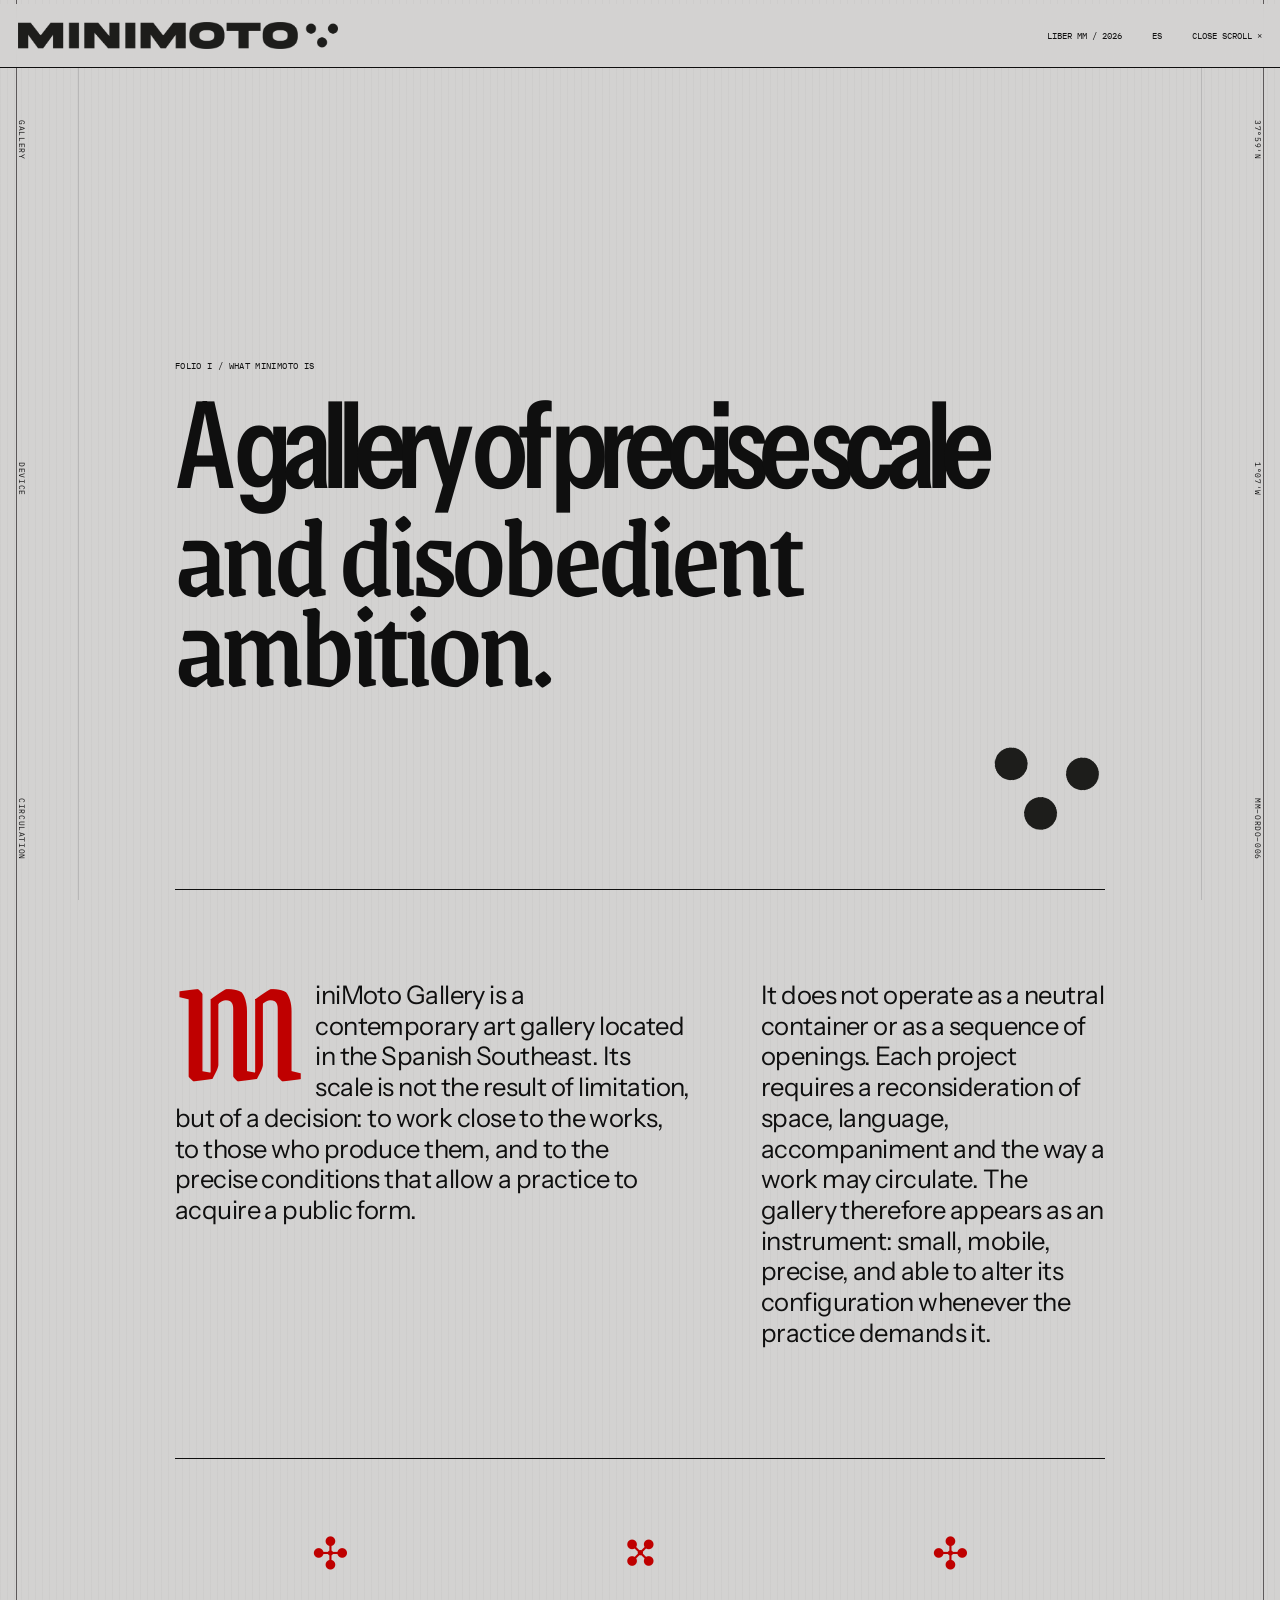
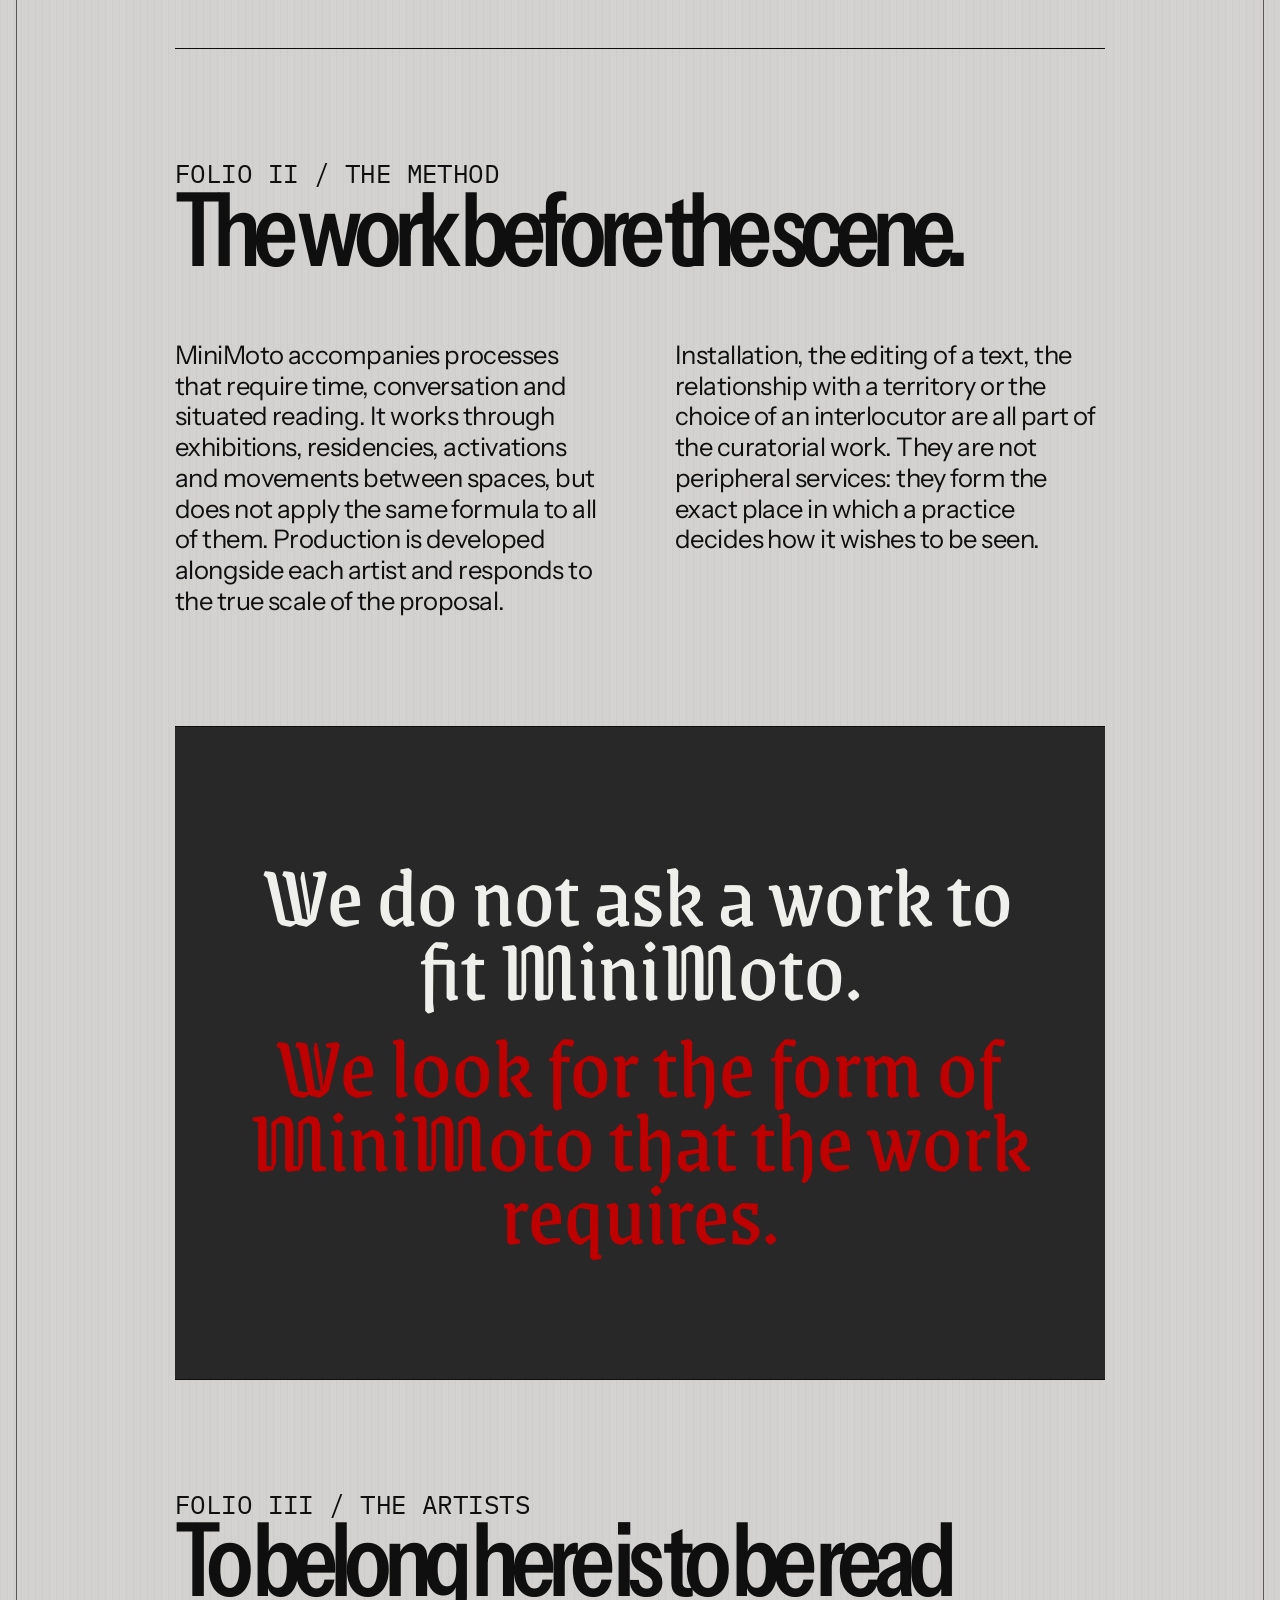
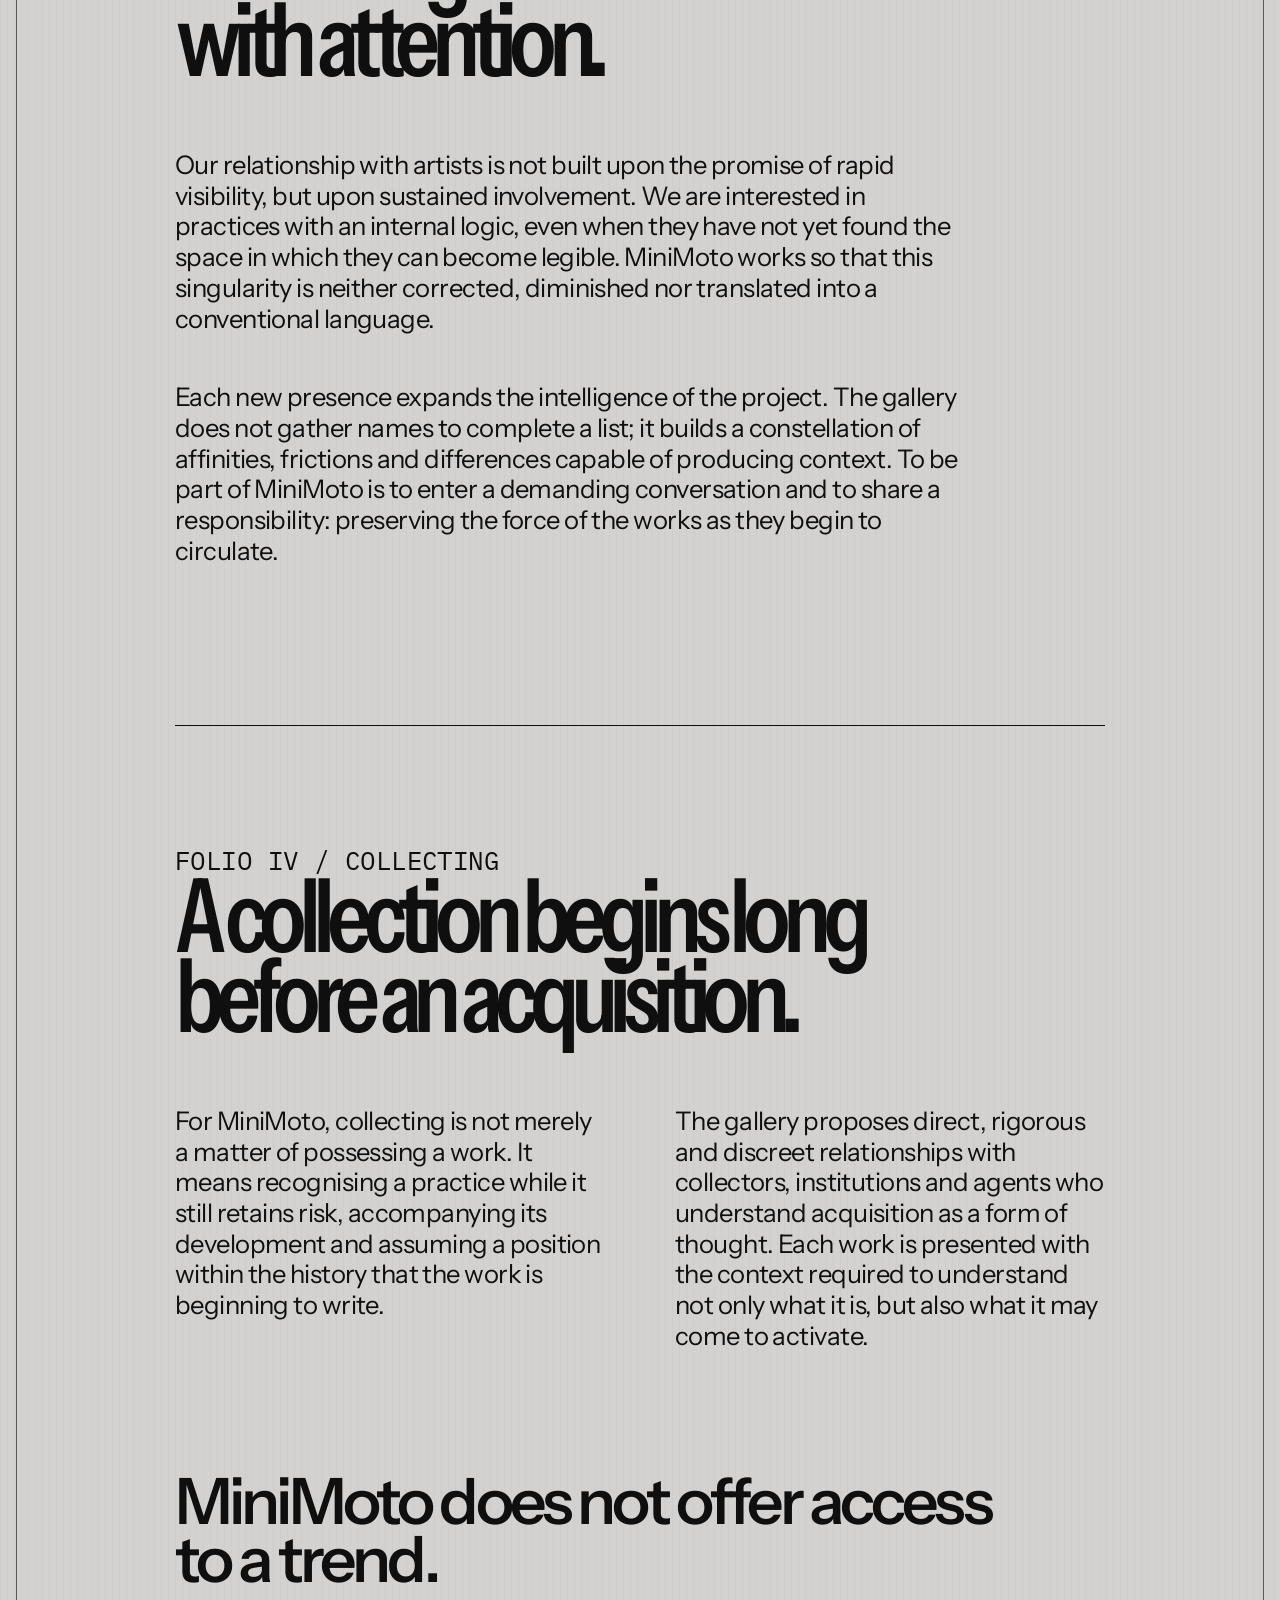
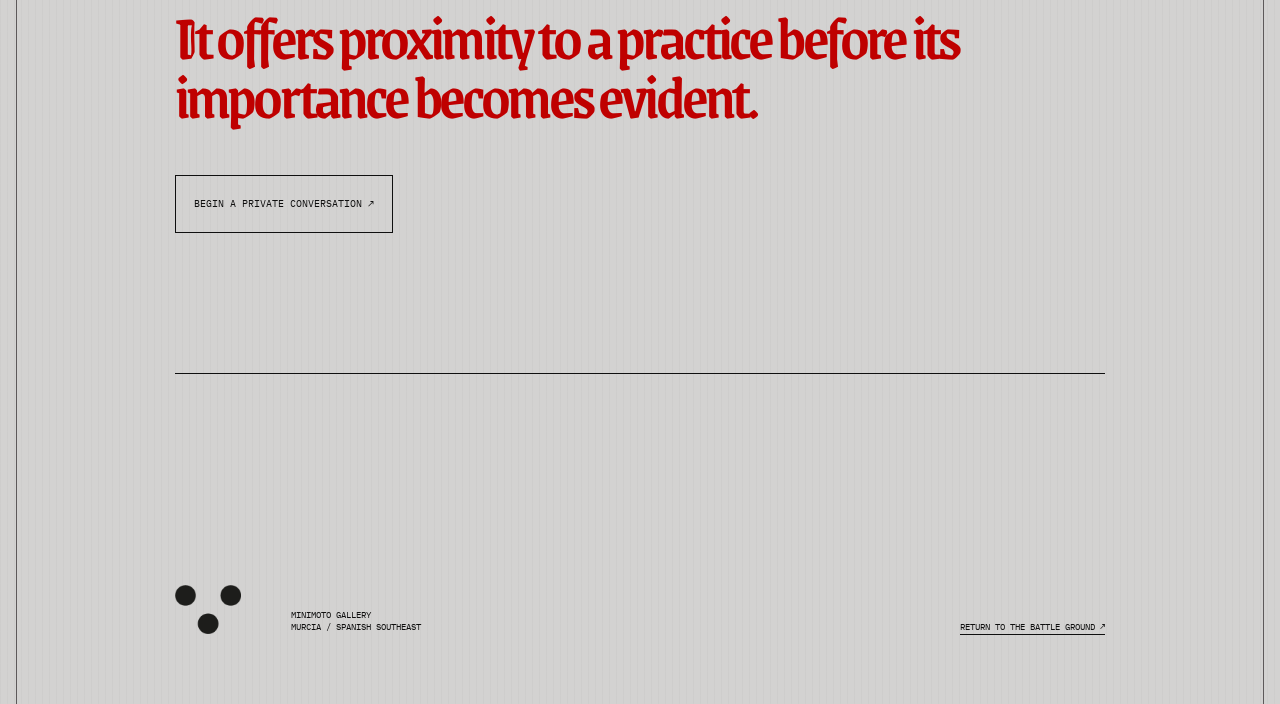
<file: quienes-somos-en.html>
<!doctype html>
<html lang="en">
<head>
  <meta charset="utf-8">
  <meta name="viewport" content="width=device-width, initial-scale=1, viewport-fit=cover">
  <meta name="theme-color" content="#d3d2d1">
  <meta name="description" content="What MiniMoto Gallery is: gallery, circulation device and a space for accompanying contemporary practices.">
  <title>MiniMoto Gallery — Liber</title>

  <link rel="icon" href="./assets/favicon.png" type="image/png">
  <link rel="preconnect" href="https://fonts.googleapis.com">
  <link rel="preconnect" href="https://fonts.gstatic.com" crossorigin>
  <link href="https://fonts.googleapis.com/css2?family=Grenze+Gotisch:wght@500;600&family=IBM+Plex+Mono:wght@400;500&family=Instrument+Sans:wdth,wght@75..100,400..700&display=swap" rel="stylesheet">
  <link rel="stylesheet" href="./quienes-somos.css">
</head>
<body>
  <a class="skip-link" href="#liber">Skip to the text</a>

  <header class="scroll-header">
    <a href="./index.html" aria-label="Return to MiniMoto Gallery">
      <img src="./assets/minimoto-wordmark.png" alt="MiniMoto Gallery">
    </a>
    <div>
      <span>LIBER MM / 2026</span>
      <a href="./quienes-somos.html" lang="es">ES</a>
      <a href="./index-en.html">Close scroll ×</a>
    </div>
  </header>

  <main id="liber" class="scroll">
    <aside class="marginalia marginalia-left" aria-hidden="true">
      <span>GALLERY</span>
      <span>DEVICE</span>
      <span>CIRCULATION</span>
    </aside>

    <aside class="marginalia marginalia-right" aria-hidden="true">
      <span>37°59′N</span>
      <span>1°07′W</span>
      <span>MM–ORDO–006</span>
    </aside>

    <article class="scroll-content">
      <header class="scroll-title">
        <p class="folio">FOLIO I / WHAT MINIMOTO IS</p>
        <h1>
          A gallery of precise scale
          <span>and disobedient ambition.</span>
        </h1>
        <img src="./assets/minimoto-sigil.png" alt="" aria-hidden="true">
      </header>

      <section class="opening">
        <p class="dropcap">
          MiniMoto Gallery is a contemporary art gallery located in the Spanish Southeast.
          Its scale is not the result of limitation, but of a decision: to work close to the works,
          to those who produce them, and to the precise conditions that allow a practice
          to acquire a public form.
        </p>

        <p>
          It does not operate as a neutral container or as a sequence of openings.
          Each project requires a reconsideration of space, language, accompaniment and
          the way a work may circulate. The gallery therefore appears as an instrument:
          small, mobile, precise, and able to alter its configuration whenever the practice demands it.
        </p>
      </section>

      <div class="sigil-divider" aria-hidden="true">
        <span>✣</span><span>✣</span><span>✣</span>
      </div>

      <section class="chapter">
        <p class="folio">FOLIO II / THE METHOD</p>
        <h2>The work before the scene.</h2>

        <div class="two-columns">
          <p>
            MiniMoto accompanies processes that require time, conversation and situated reading.
            It works through exhibitions, residencies, activations and movements between spaces,
            but does not apply the same formula to all of them. Production is developed alongside
            each artist and responds to the true scale of the proposal.
          </p>

          <p>
            Installation, the editing of a text, the relationship with a territory or the choice of
            an interlocutor are all part of the curatorial work. They are not peripheral services:
            they form the exact place in which a practice decides how it wishes to be seen.
          </p>
        </div>
      </section>

      <blockquote>
        We do not ask a work to fit MiniMoto.
        <span>We look for the form of MiniMoto that the work requires.</span>
      </blockquote>

      <section class="chapter">
        <p class="folio">FOLIO III / THE ARTISTS</p>
        <h2>To belong here is to be read with attention.</h2>

        <p class="wide">
          Our relationship with artists is not built upon the promise of rapid visibility,
          but upon sustained involvement. We are interested in practices with an internal logic,
          even when they have not yet found the space in which they can become legible.
          MiniMoto works so that this singularity is neither corrected, diminished nor translated
          into a conventional language.
        </p>

        <p class="wide">
          Each new presence expands the intelligence of the project. The gallery does not gather names
          to complete a list; it builds a constellation of affinities, frictions and differences
          capable of producing context. To be part of MiniMoto is to enter a demanding conversation
          and to share a responsibility: preserving the force of the works as they begin to circulate.
        </p>
      </section>

      <section class="collector-chapter">
        <p class="folio">FOLIO IV / COLLECTING</p>
        <h2>A collection begins long before an acquisition.</h2>

        <div class="collector-grid">
          <p>
            For MiniMoto, collecting is not merely a matter of possessing a work. It means recognising
            a practice while it still retains risk, accompanying its development and assuming
            a position within the history that the work is beginning to write.
          </p>

          <p>
            The gallery proposes direct, rigorous and discreet relationships with collectors,
            institutions and agents who understand acquisition as a form of thought.
            Each work is presented with the context required to understand not only what it is,
            but also what it may come to activate.
          </p>
        </div>

        <p class="invitation">
          MiniMoto does not offer access to a trend.
          <span>It offers proximity to a practice before its importance becomes evident.</span>
        </p>

        <a class="collector-link" href="mailto:minimotogallery@gmail.com?subject=Conversation%20with%20MiniMoto%20Gallery">
          Begin a private conversation ↗
        </a>
      </section>

      <footer class="scroll-end">
        <img src="./assets/minimoto-sigil.png" alt="" aria-hidden="true">
        <p>
          MiniMoto Gallery<br>
          Murcia / Spanish Southeast
        </p>
        <a href="./index.html">Return to the Battle Ground ↗</a>
      </footer>
    </article>
  </main>

  <script>
    const progress = document.createElement("div");
    progress.className = "reading-progress";
    document.body.append(progress);

    const updateProgress = () => {
      const height = document.documentElement.scrollHeight - window.innerHeight;
      const ratio = height > 0 ? window.scrollY / height : 0;
      progress.style.transform = `scaleX(${ratio})`;
    };

    updateProgress();
    addEventListener("scroll", updateProgress, { passive: true });
  </script>
</body>
</html>
</file>
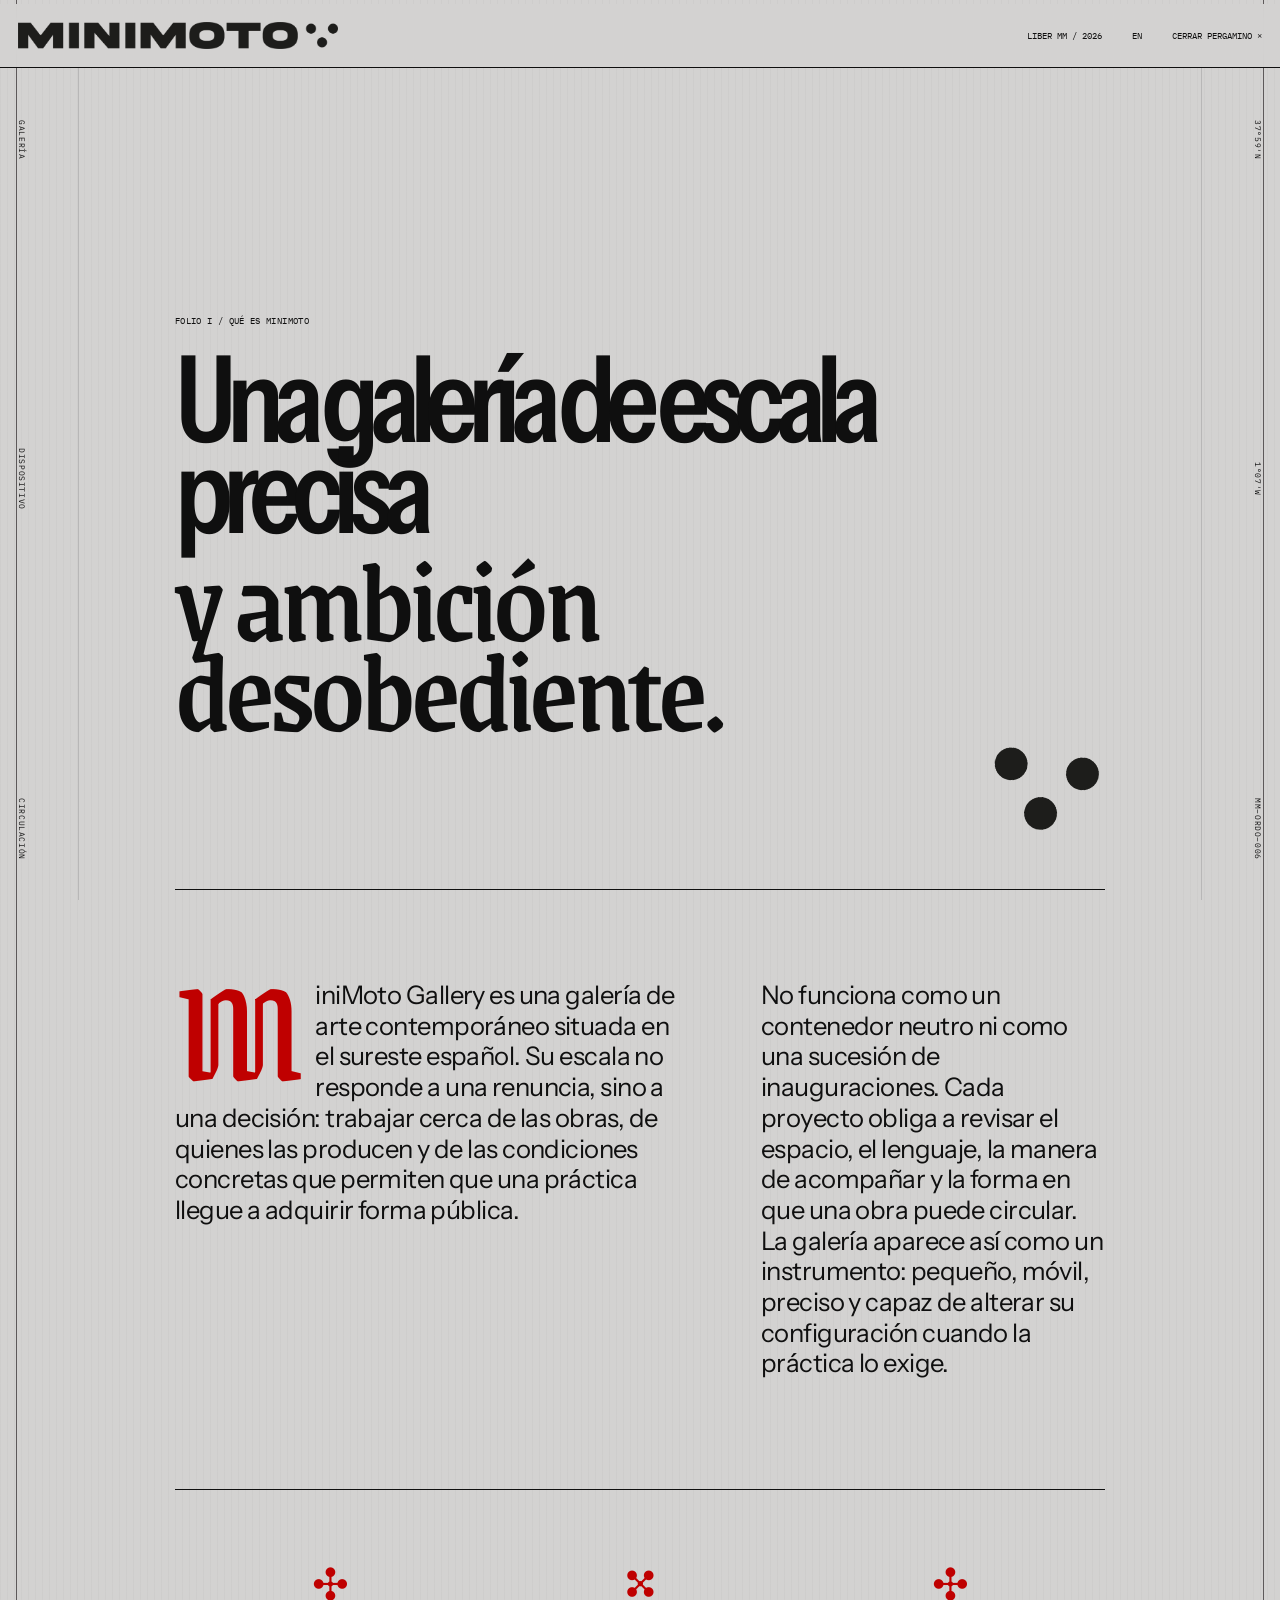
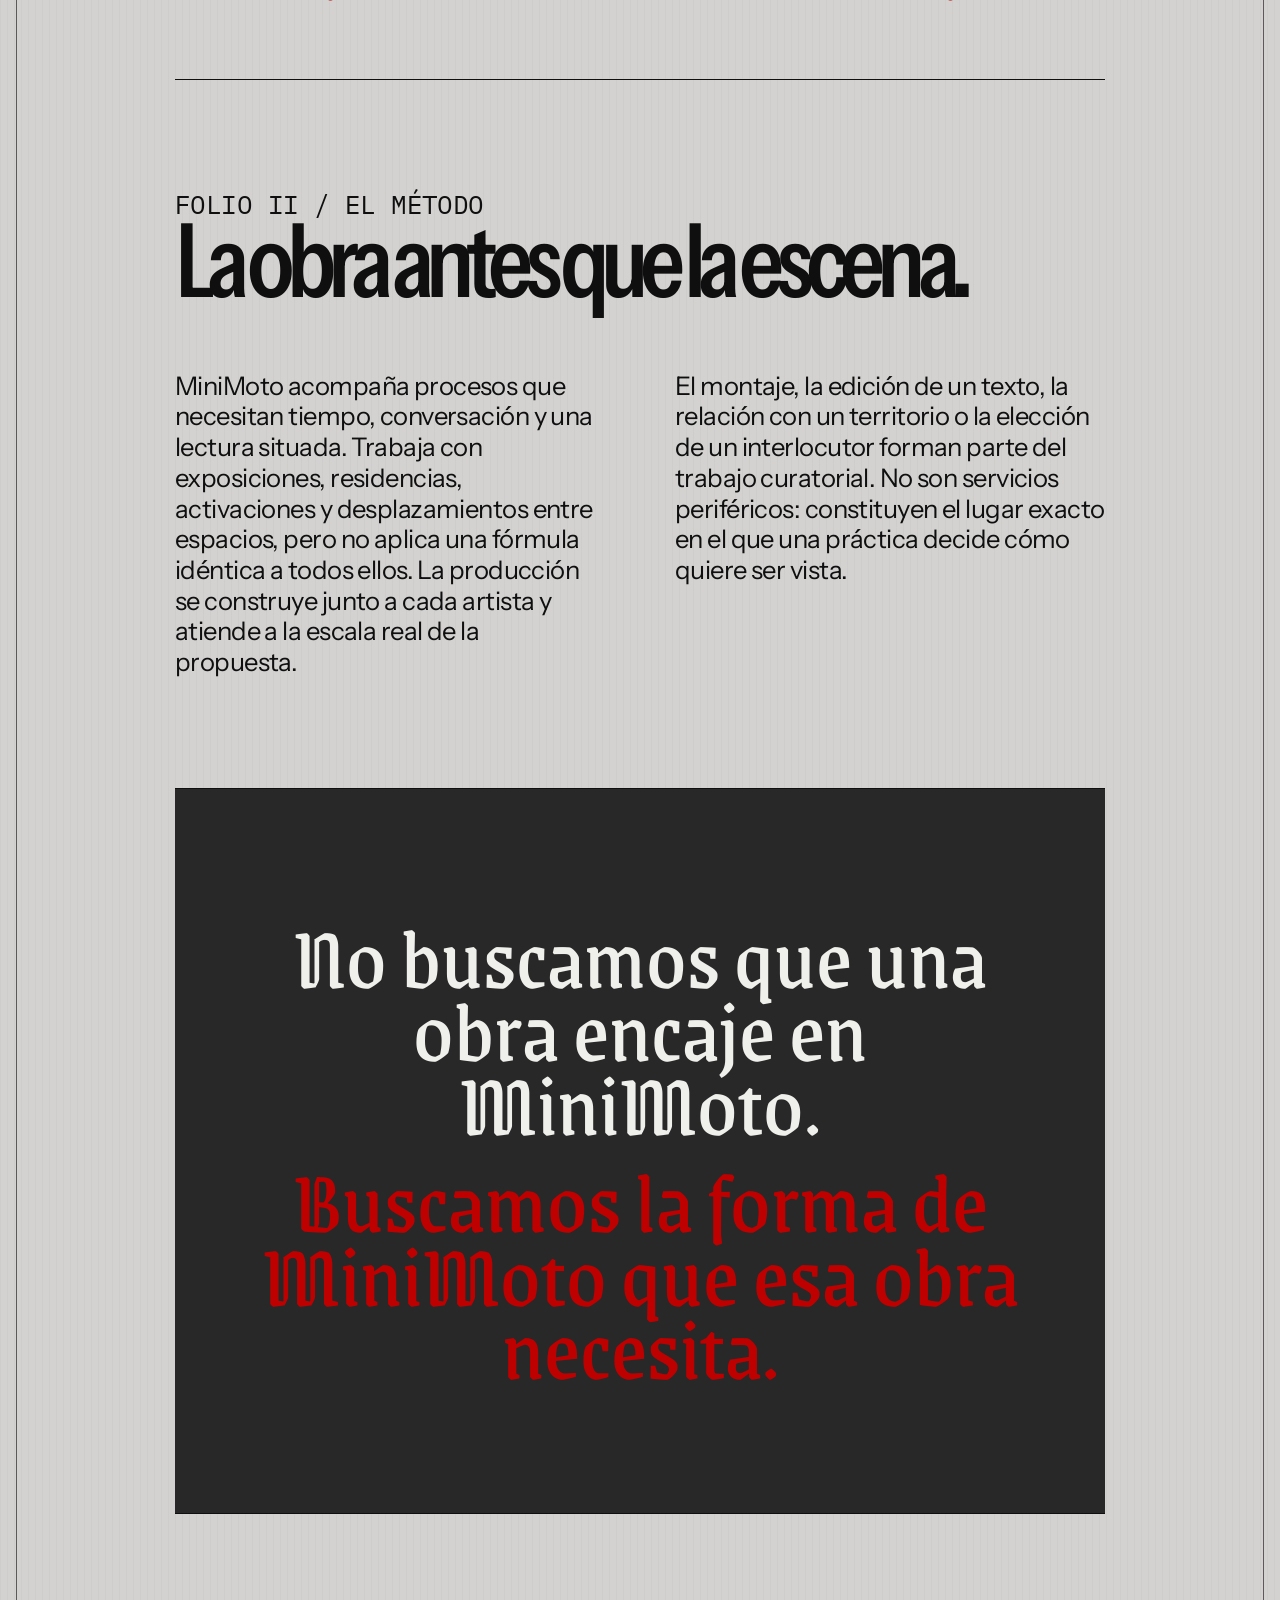
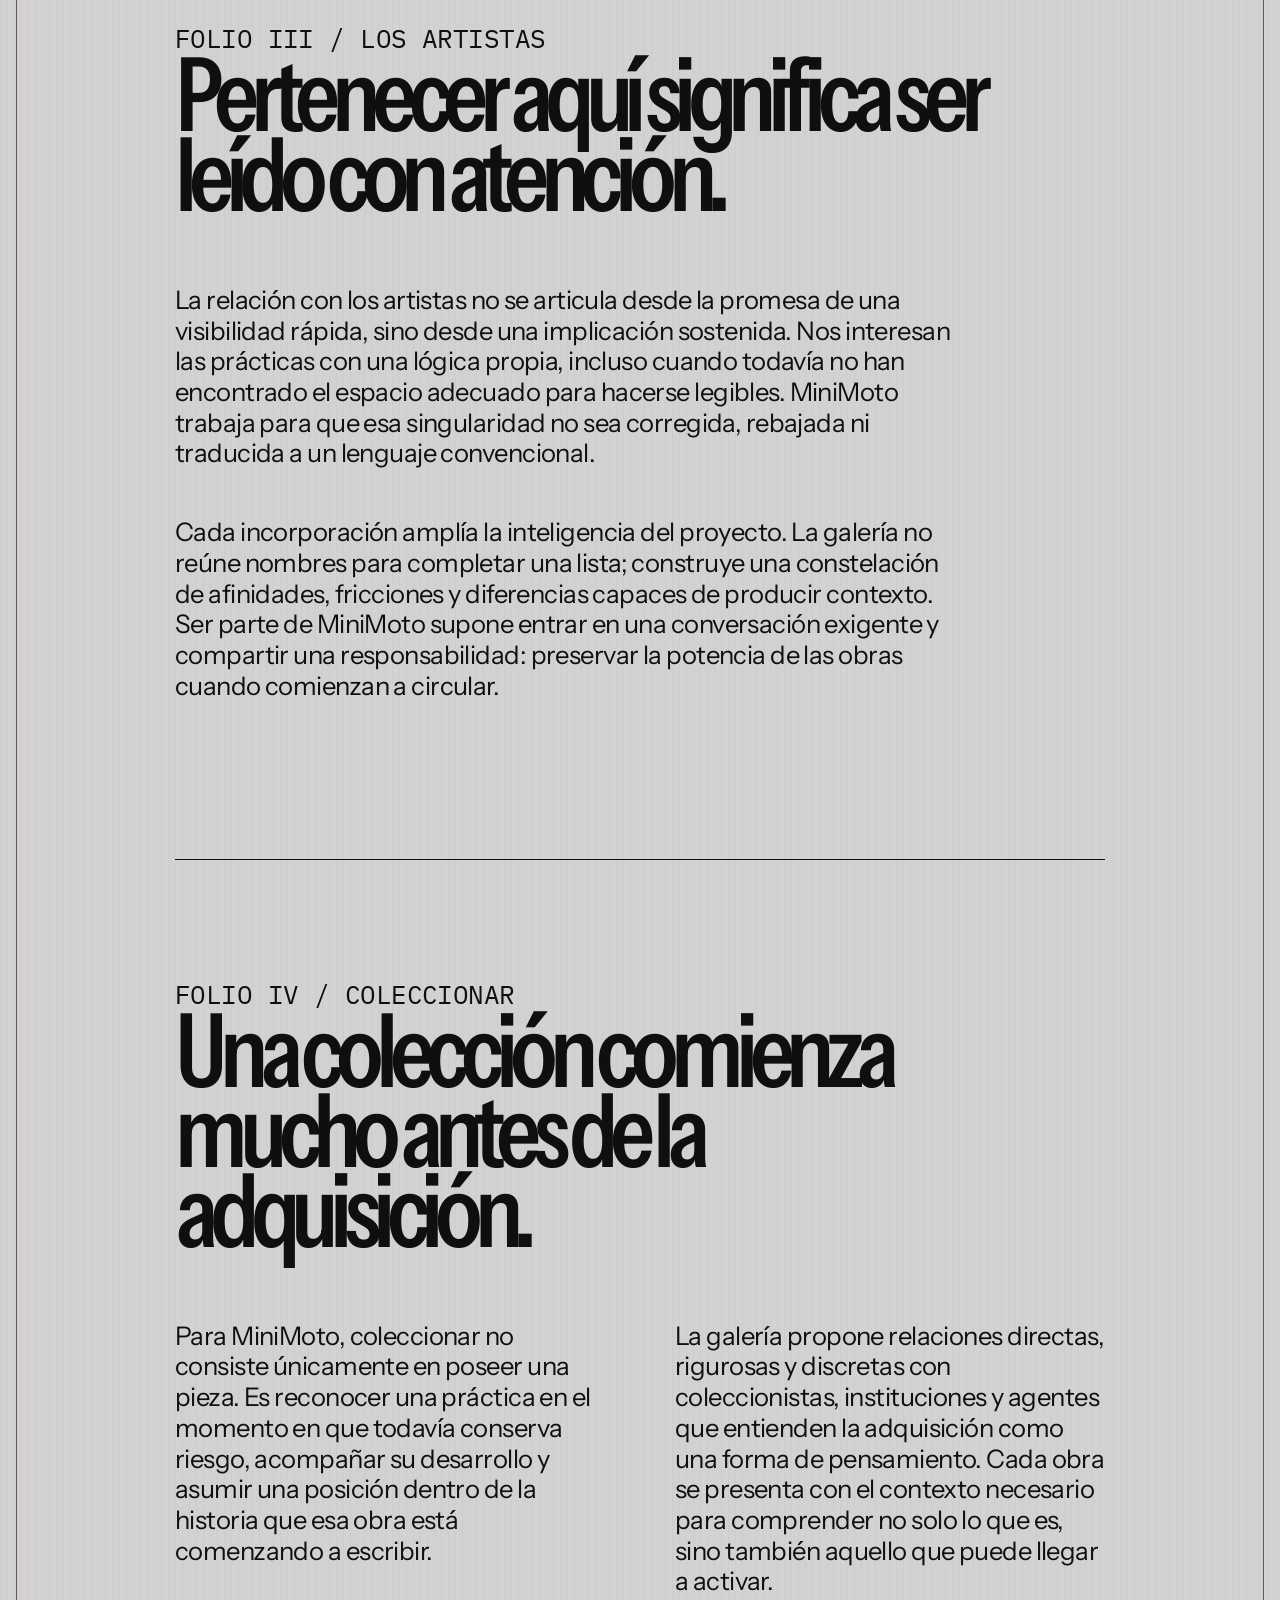
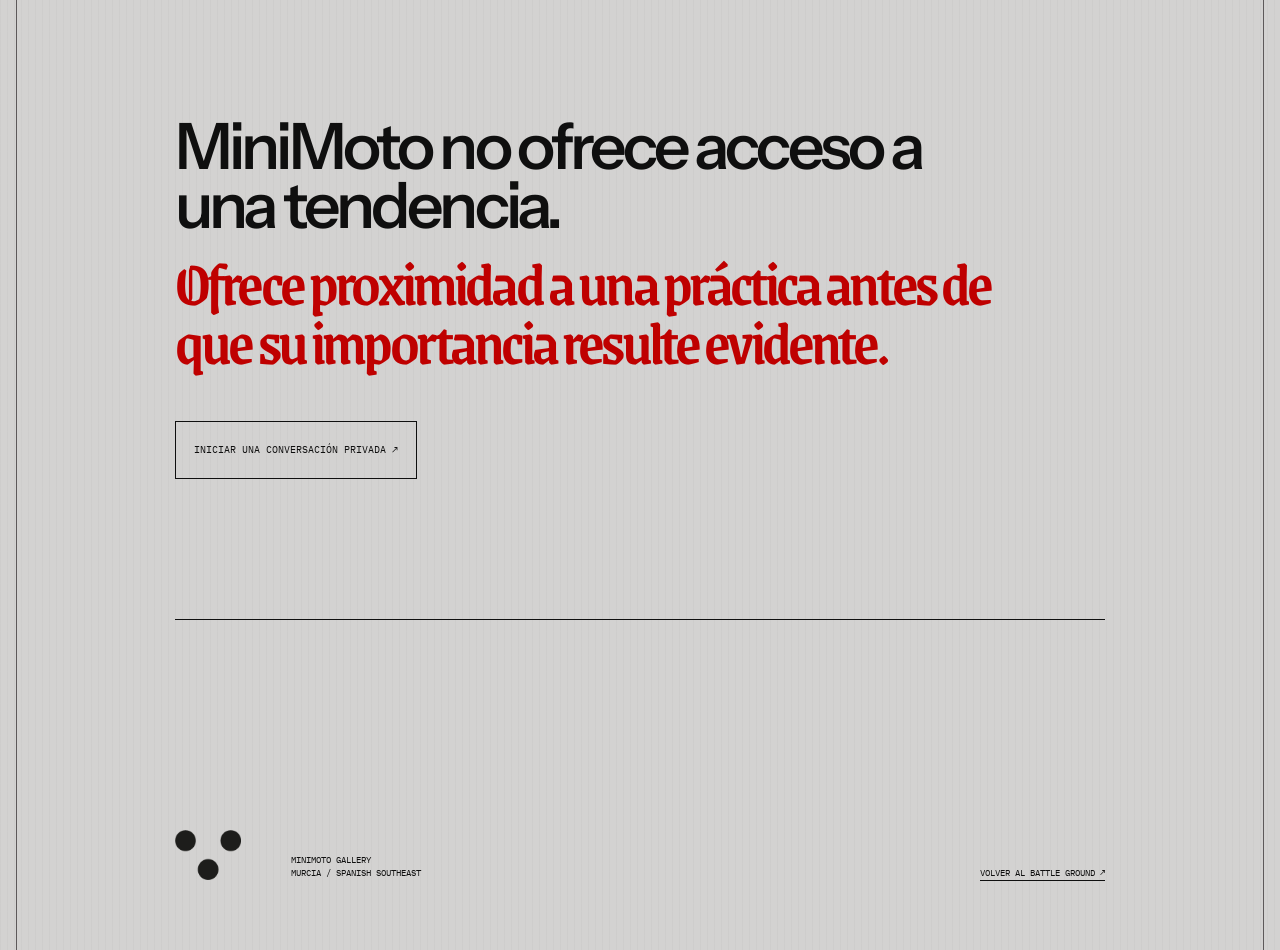
<file: quienes-somos.html>
<!doctype html>
<html lang="es">
<head>
  <meta charset="utf-8">
  <meta name="viewport" content="width=device-width, initial-scale=1, viewport-fit=cover">
  <meta name="theme-color" content="#d3d2d1">
  <meta name="description" content="Qué es MiniMoto Gallery: galería, dispositivo de circulación y espacio de acompañamiento para prácticas contemporáneas.">
  <title>MiniMoto Gallery — Liber</title>

  <link rel="icon" href="./assets/favicon.png" type="image/png">
  <link rel="preconnect" href="https://fonts.googleapis.com">
  <link rel="preconnect" href="https://fonts.gstatic.com" crossorigin>
  <link href="https://fonts.googleapis.com/css2?family=Grenze+Gotisch:wght@500;600&family=IBM+Plex+Mono:wght@400;500&family=Instrument+Sans:wdth,wght@75..100,400..700&display=swap" rel="stylesheet">
  <link rel="stylesheet" href="./quienes-somos.css">
</head>
<body>
  <a class="skip-link" href="#liber">Saltar al texto</a>

  <header class="scroll-header">
    <a href="./index.html" aria-label="Volver a MiniMoto Gallery">
      <img src="./assets/minimoto-wordmark.png" alt="MiniMoto Gallery">
    </a>
    <div>
      <span>LIBER MM / 2026</span>
      <a href="./quienes-somos-en.html" lang="en">EN</a>
      <a href="./index.html">Cerrar pergamino ×</a>
    </div>
  </header>

  <main id="liber" class="scroll">
    <aside class="marginalia marginalia-left" aria-hidden="true">
      <span>GALERÍA</span>
      <span>DISPOSITIVO</span>
      <span>CIRCULACIÓN</span>
    </aside>

    <aside class="marginalia marginalia-right" aria-hidden="true">
      <span>37°59′N</span>
      <span>1°07′W</span>
      <span>MM–ORDO–006</span>
    </aside>

    <article class="scroll-content">
      <header class="scroll-title">
        <p class="folio">FOLIO I / QUÉ ES MINIMOTO</p>
        <h1>
          Una galería de escala precisa
          <span>y ambición desobediente.</span>
        </h1>
        <img src="./assets/minimoto-sigil.png" alt="" aria-hidden="true">
      </header>

      <section class="opening">
        <p class="dropcap">
          MiniMoto Gallery es una galería de arte contemporáneo situada en el sureste español.
          Su escala no responde a una renuncia, sino a una decisión: trabajar cerca de las obras,
          de quienes las producen y de las condiciones concretas que permiten que una práctica
          llegue a adquirir forma pública.
        </p>

        <p>
          No funciona como un contenedor neutro ni como una sucesión de inauguraciones.
          Cada proyecto obliga a revisar el espacio, el lenguaje, la manera de acompañar y la
          forma en que una obra puede circular. La galería aparece así como un instrumento:
          pequeño, móvil, preciso y capaz de alterar su configuración cuando la práctica lo exige.
        </p>
      </section>

      <div class="sigil-divider" aria-hidden="true">
        <span>✣</span><span>✣</span><span>✣</span>
      </div>

      <section class="chapter">
        <p class="folio">FOLIO II / EL MÉTODO</p>
        <h2>La obra antes que la escena.</h2>

        <div class="two-columns">
          <p>
            MiniMoto acompaña procesos que necesitan tiempo, conversación y una lectura situada.
            Trabaja con exposiciones, residencias, activaciones y desplazamientos entre espacios,
            pero no aplica una fórmula idéntica a todos ellos. La producción se construye junto a
            cada artista y atiende a la escala real de la propuesta.
          </p>

          <p>
            El montaje, la edición de un texto, la relación con un territorio o la elección de un
            interlocutor forman parte del trabajo curatorial. No son servicios periféricos:
            constituyen el lugar exacto en el que una práctica decide cómo quiere ser vista.
          </p>
        </div>
      </section>

      <blockquote>
        No buscamos que una obra encaje en MiniMoto.
        <span>Buscamos la forma de MiniMoto que esa obra necesita.</span>
      </blockquote>

      <section class="chapter">
        <p class="folio">FOLIO III / LOS ARTISTAS</p>
        <h2>Pertenecer aquí significa ser leído con atención.</h2>

        <p class="wide">
          La relación con los artistas no se articula desde la promesa de una visibilidad rápida,
          sino desde una implicación sostenida. Nos interesan las prácticas con una lógica propia,
          incluso cuando todavía no han encontrado el espacio adecuado para hacerse legibles.
          MiniMoto trabaja para que esa singularidad no sea corregida, rebajada ni traducida a un
          lenguaje convencional.
        </p>

        <p class="wide">
          Cada incorporación amplía la inteligencia del proyecto. La galería no reúne nombres para
          completar una lista; construye una constelación de afinidades, fricciones y diferencias
          capaces de producir contexto. Ser parte de MiniMoto supone entrar en una conversación
          exigente y compartir una responsabilidad: preservar la potencia de las obras cuando
          comienzan a circular.
        </p>
      </section>

      <section class="collector-chapter">
        <p class="folio">FOLIO IV / COLECCIONAR</p>
        <h2>Una colección comienza mucho antes de la adquisición.</h2>

        <div class="collector-grid">
          <p>
            Para MiniMoto, coleccionar no consiste únicamente en poseer una pieza. Es reconocer una
            práctica en el momento en que todavía conserva riesgo, acompañar su desarrollo y asumir
            una posición dentro de la historia que esa obra está comenzando a escribir.
          </p>

          <p>
            La galería propone relaciones directas, rigurosas y discretas con coleccionistas,
            instituciones y agentes que entienden la adquisición como una forma de pensamiento.
            Cada obra se presenta con el contexto necesario para comprender no solo lo que es,
            sino también aquello que puede llegar a activar.
          </p>
        </div>

        <p class="invitation">
          MiniMoto no ofrece acceso a una tendencia.
          <span>Ofrece proximidad a una práctica antes de que su importancia resulte evidente.</span>
        </p>

        <a class="collector-link" href="mailto:minimotogallery@gmail.com?subject=Conversación%20con%20MiniMoto%20Gallery">
          Iniciar una conversación privada ↗
        </a>
      </section>

      <footer class="scroll-end">
        <img src="./assets/minimoto-sigil.png" alt="" aria-hidden="true">
        <p>
          MiniMoto Gallery<br>
          Murcia / Spanish Southeast
        </p>
        <a href="./index.html">Volver al Battle Ground ↗</a>
      </footer>
    </article>
  </main>

  <script>
    const progress = document.createElement("div");
    progress.className = "reading-progress";
    document.body.append(progress);

    const updateProgress = () => {
      const height = document.documentElement.scrollHeight - window.innerHeight;
      const ratio = height > 0 ? window.scrollY / height : 0;
      progress.style.transform = `scaleX(${ratio})`;
    };

    updateProgress();
    addEventListener("scroll", updateProgress, { passive: true });
  </script>
</body>
</html>
</file>
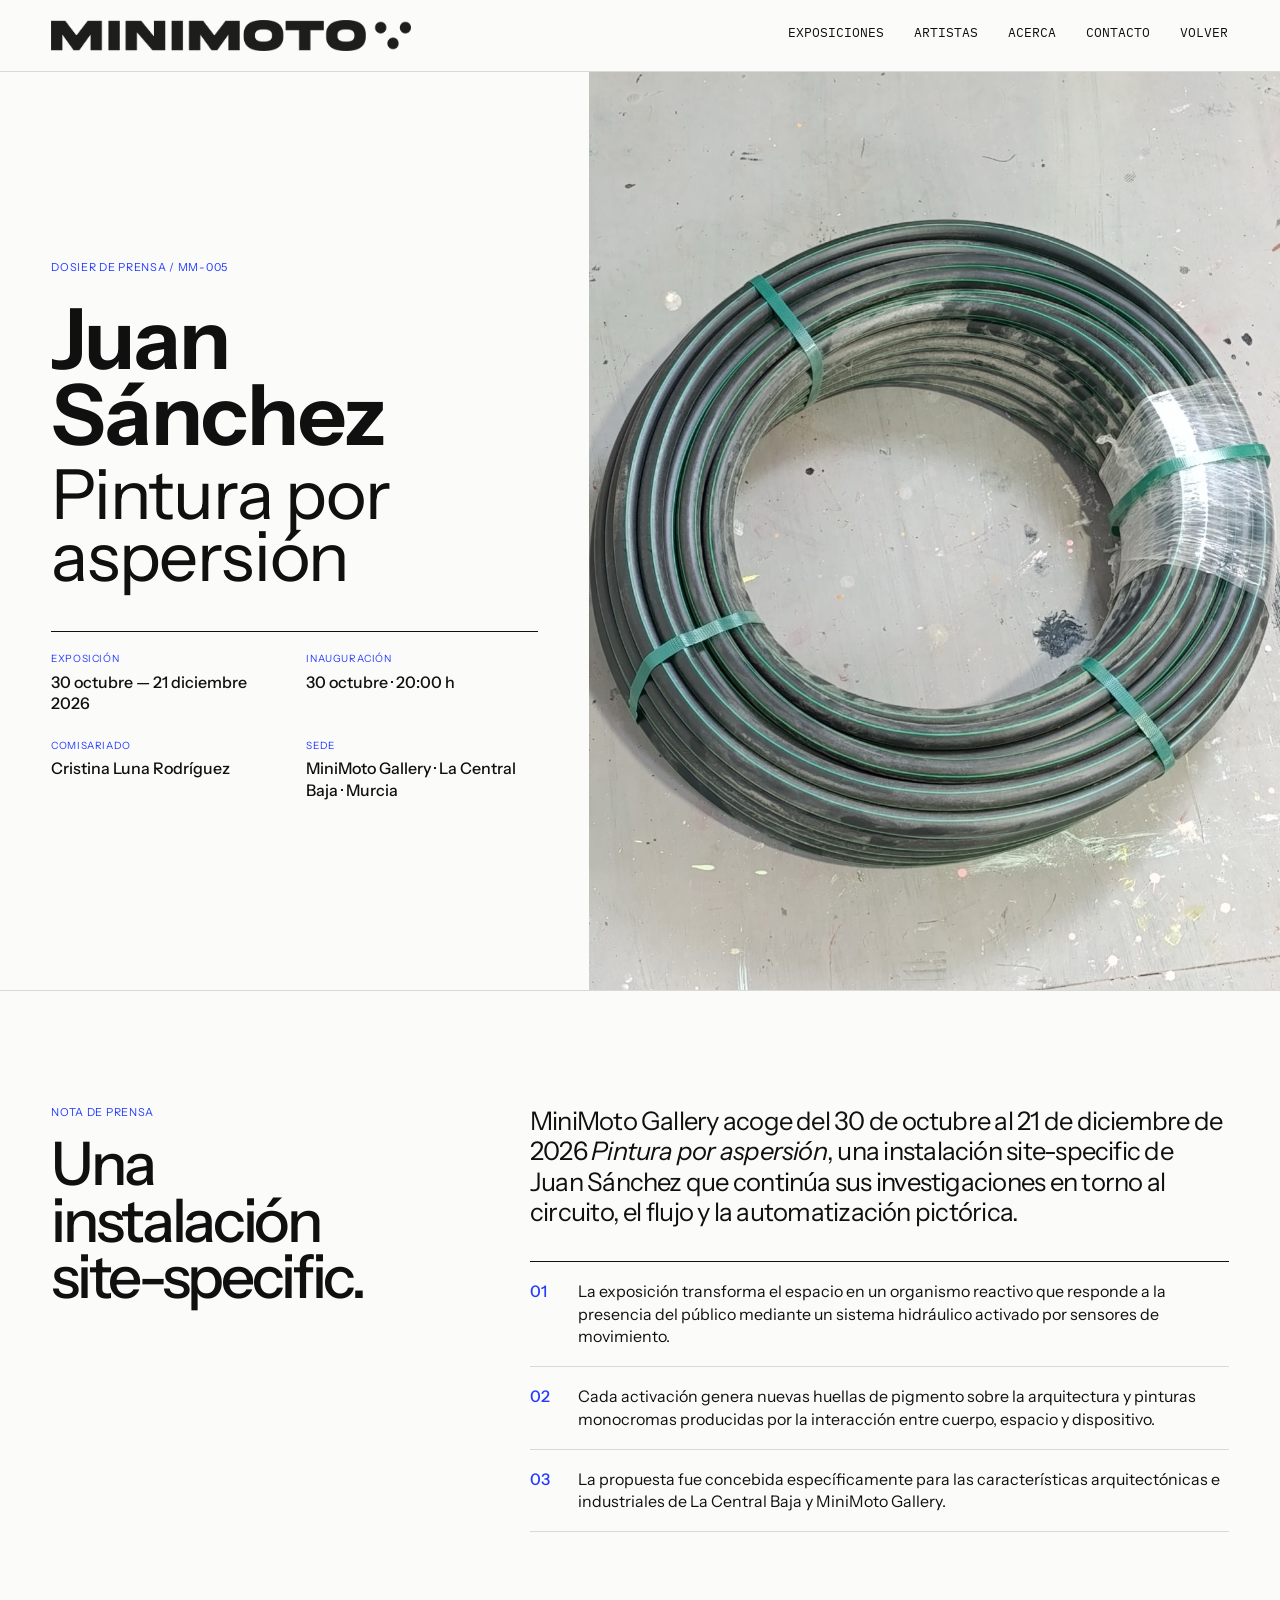
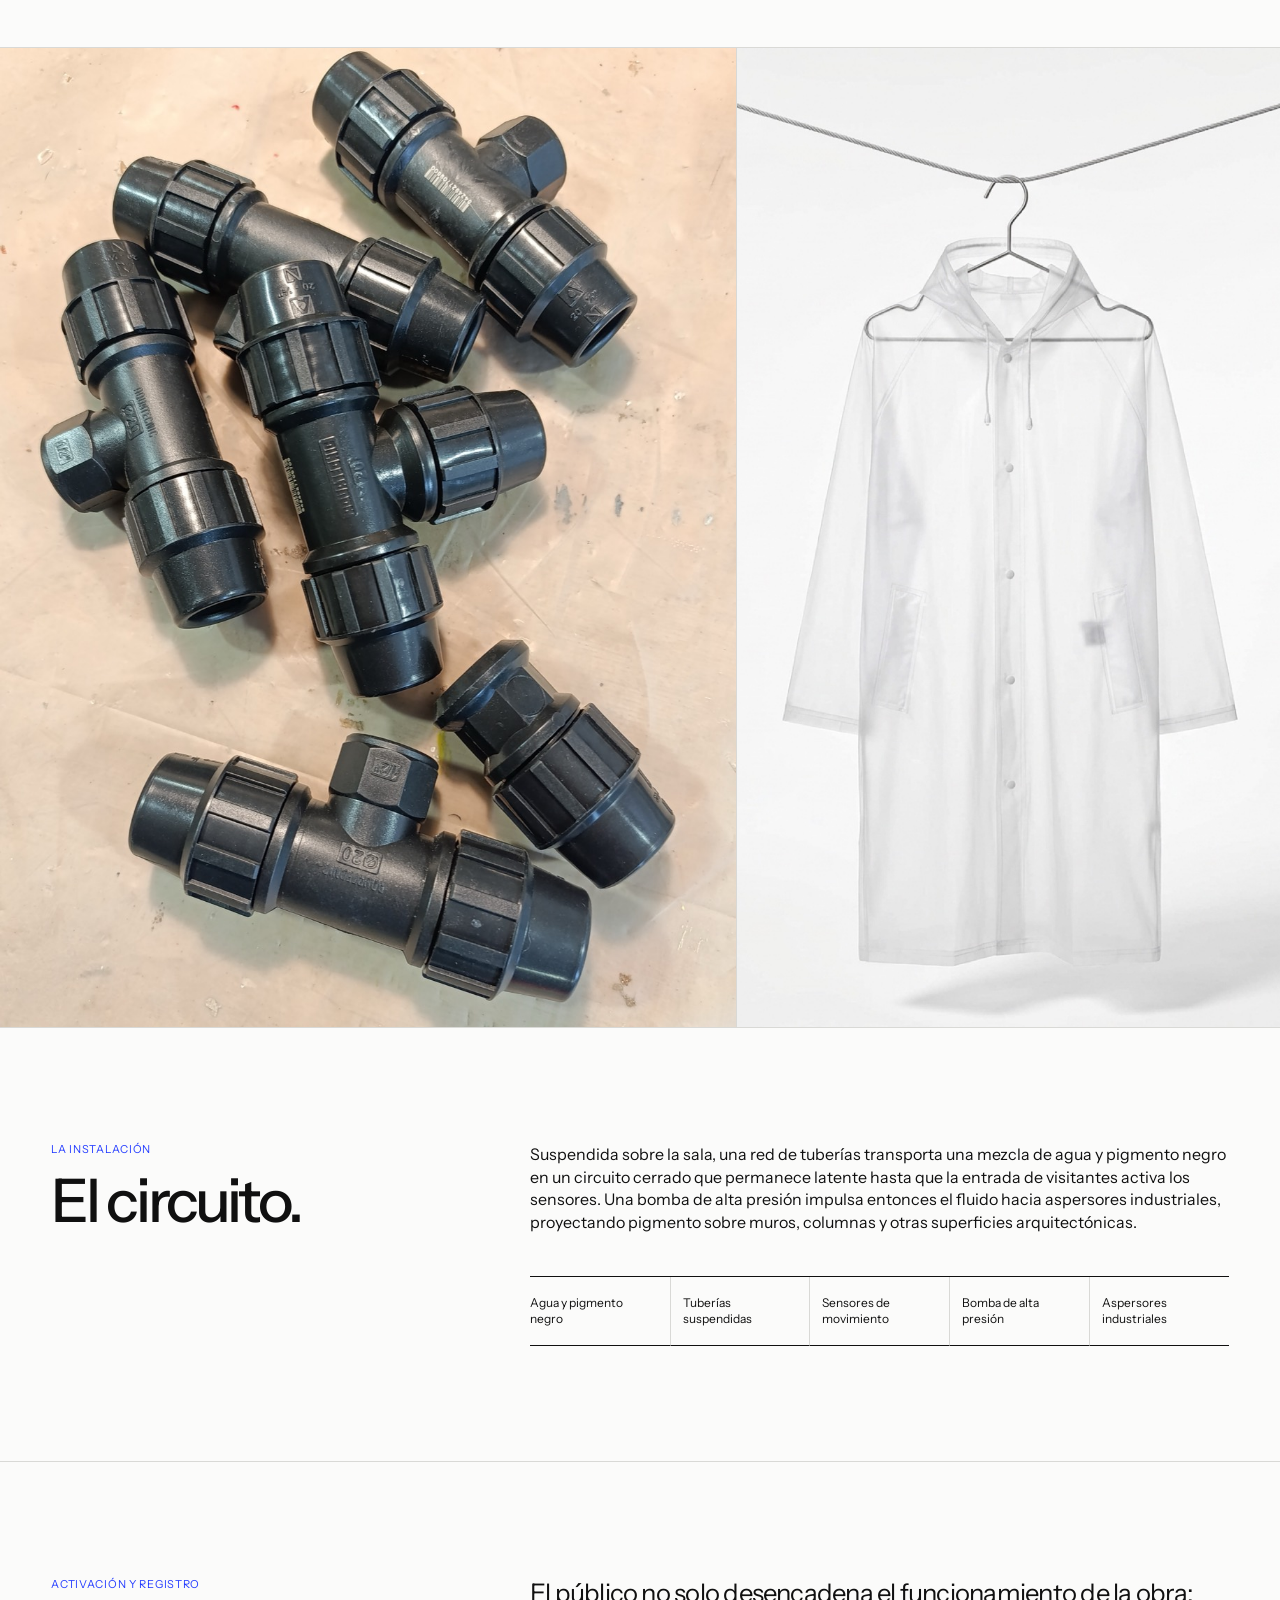
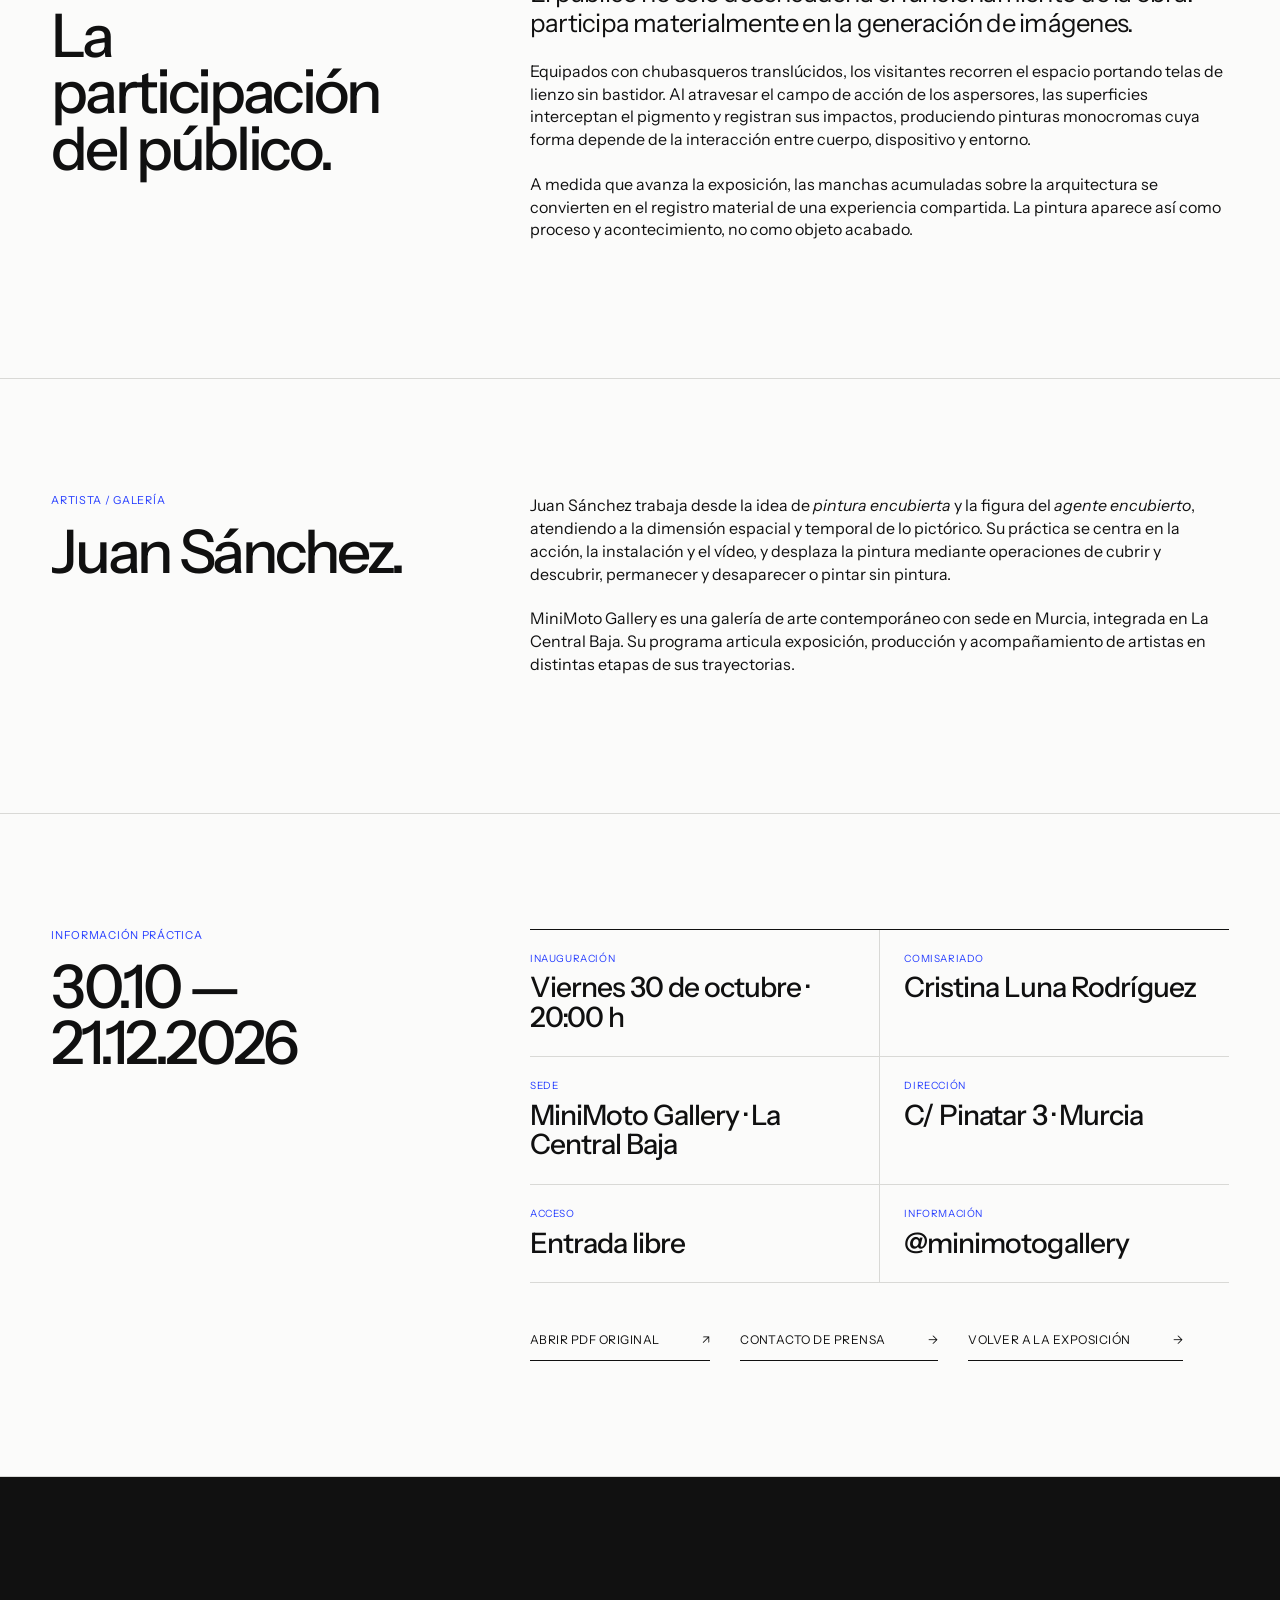
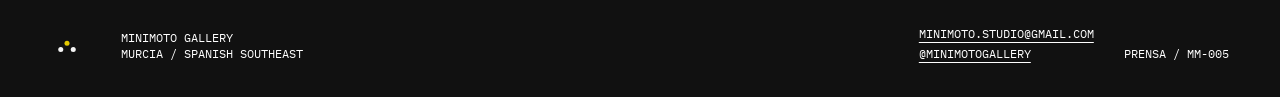
<file: minimoto-gallery/prensa-pintura-aspersion.html>
<!DOCTYPE html>
<html lang="es">
<head>
  <meta charset="utf-8">
  <meta name="viewport" content="width=device-width, initial-scale=1, viewport-fit=cover">
  <meta name="theme-color" content="#ffffff">
  <meta name="description" content="Dosier de prensa — Juan Sánchez, Pintura por aspersión. MiniMoto Gallery, Murcia.">
  <title>Dosier de prensa — Pintura por aspersión · MiniMoto Gallery</title>
  <link rel="icon" href="./assets/favicon.png" type="image/png">
  <link rel="preconnect" href="https://fonts.googleapis.com">
  <link rel="preconnect" href="https://fonts.gstatic.com" crossorigin>
  <link href="https://fonts.googleapis.com/css2?family=Instrument+Sans:wdth,wght@75..100,400..700&display=swap" rel="stylesheet">
  <link rel="stylesheet" href="./style.css">
  <link rel="stylesheet" href="./gallery-2026.css">
  <link rel="stylesheet" href="./press-2026.css">
  <link rel="stylesheet" href="./logo-motion.css">
  <script src="./logo-motion.js" defer></script>
  <script src="./about-menu.js" defer></script>
</head>
<body>
  <header class="site-header">
    <a class="brand" href="./index.html" aria-label="MiniMoto Gallery, inicio"><img src="./assets/minimoto-wordmark-2026.png" alt="MiniMoto"></a>
    <button class="menu-toggle" type="button" aria-expanded="false" aria-controls="primary-nav">Menú</button>
    <nav id="primary-nav" class="primary-nav" aria-label="Navegación principal">
      <a href="./index.html#exposiciones">Exposiciones</a>
      <a href="./index.html#artistas">Artistas</a>
      <a href="./quienes-somos.html">Acerca</a>
      <a href="https://mail.google.com/mail/u/?authuser=minimoto.studio@gmail.com&view=cm&fs=1&to=minimoto.studio@gmail.com">Contacto</a>
      <a href="./index.html#ahora">Volver</a>
    </nav>
  </header>

  <main class="press-main">
    <section class="press-hero">
      <div class="press-hero-copy">
        <p class="eyebrow">Dosier de prensa / MM-005</p>
        <h1><strong>Juan Sánchez</strong><span>Pintura por aspersión</span></h1>
        <div class="press-meta">
          <div><small>Exposición</small><strong>30 octubre — 21 diciembre 2026</strong></div>
          <div><small>Inauguración</small><strong>30 octubre · 20:00 h</strong></div>
          <div><small>Comisariado</small><strong>Cristina Luna Rodríguez</strong></div>
          <div><small>Sede</small><strong>MiniMoto Gallery · La Central Baja · Murcia</strong></div>
        </div>
      </div>
      <figure class="press-hero-visual"><img src="./assets/juan-sanchez-hose.jpg" alt="Conducciones del sistema de Pintura por aspersión durante el montaje."></figure>
    </section>

    <section class="press-section">
      <div class="press-section-heading"><p class="eyebrow">Nota de prensa</p><h2>Una instalación site-specific.</h2></div>
      <div class="press-copy">
        <p class="lead">MiniMoto Gallery acoge del 30 de octubre al 21 de diciembre de 2026 <em>Pintura por aspersión</em>, una instalación site-specific de Juan Sánchez que continúa sus investigaciones en torno al circuito, el flujo y la automatización pictórica.</p>
        <div class="press-bullets">
          <p><b>01</b><span>La exposición transforma el espacio en un organismo reactivo que responde a la presencia del público mediante un sistema hidráulico activado por sensores de movimiento.</span></p>
          <p><b>02</b><span>Cada activación genera nuevas huellas de pigmento sobre la arquitectura y pinturas monocromas producidas por la interacción entre cuerpo, espacio y dispositivo.</span></p>
          <p><b>03</b><span>La propuesta fue concebida específicamente para las características arquitectónicas e industriales de La Central Baja y MiniMoto Gallery.</span></p>
        </div>
      </div>
    </section>

    <div class="press-image-band">
      <figure><img src="./assets/juan-sanchez-fittings.jpg" alt="Conectores del sistema hidráulico de Pintura por aspersión."></figure>
      <figure><img src="./assets/juan-sanchez-coat.jpg" alt="Chubasquero translúcido utilizado durante la activación de Pintura por aspersión."></figure>
    </div>

    <section class="press-section">
      <div class="press-section-heading"><p class="eyebrow">La instalación</p><h2>El circuito.</h2></div>
      <div class="press-copy">
        <p>Suspendida sobre la sala, una red de tuberías transporta una mezcla de agua y pigmento negro en un circuito cerrado que permanece latente hasta que la entrada de visitantes activa los sensores. Una bomba de alta presión impulsa entonces el fluido hacia aspersores industriales, proyectando pigmento sobre muros, columnas y otras superficies arquitectónicas.</p>
        <div class="press-device">
          <span>Agua y pigmento negro</span><span>Tuberías suspendidas</span><span>Sensores de movimiento</span><span>Bomba de alta presión</span><span>Aspersores industriales</span>
        </div>
      </div>
    </section>

    <section class="press-section">
      <div class="press-section-heading"><p class="eyebrow">Activación y registro</p><h2>La participación del público.</h2></div>
      <div class="press-copy">
        <p class="lead">El público no solo desencadena el funcionamiento de la obra: participa materialmente en la generación de imágenes.</p>
        <p>Equipados con chubasqueros translúcidos, los visitantes recorren el espacio portando telas de lienzo sin bastidor. Al atravesar el campo de acción de los aspersores, las superficies interceptan el pigmento y registran sus impactos, produciendo pinturas monocromas cuya forma depende de la interacción entre cuerpo, dispositivo y entorno.</p>
        <p>A medida que avanza la exposición, las manchas acumuladas sobre la arquitectura se convierten en el registro material de una experiencia compartida. La pintura aparece así como proceso y acontecimiento, no como objeto acabado.</p>
      </div>
    </section>

    <section class="press-section">
      <div class="press-section-heading"><p class="eyebrow">Artista / galería</p><h2>Juan Sánchez.</h2></div>
      <div class="press-copy">
        <p>Juan Sánchez trabaja desde la idea de <em>pintura encubierta</em> y la figura del <em>agente encubierto</em>, atendiendo a la dimensión espacial y temporal de lo pictórico. Su práctica se centra en la acción, la instalación y el vídeo, y desplaza la pintura mediante operaciones de cubrir y descubrir, permanecer y desaparecer o pintar sin pintura.</p>
        <p>MiniMoto Gallery es una galería de arte contemporáneo con sede en Murcia, integrada en La Central Baja. Su programa articula exposición, producción y acompañamiento de artistas en distintas etapas de sus trayectorias.</p>
      </div>
    </section>

    <section class="press-section">
      <div class="press-section-heading"><p class="eyebrow">Información práctica</p><h2>30.10 — 21.12.2026</h2></div>
      <div class="press-copy">
        <div class="press-facts">
          <div><small>Inauguración</small><strong>Viernes 30 de octubre · 20:00 h</strong></div>
          <div><small>Comisariado</small><strong>Cristina Luna Rodríguez</strong></div>
          <div><small>Sede</small><strong>MiniMoto Gallery · La Central Baja</strong></div>
          <div><small>Dirección</small><strong>C/ Pinatar 3 · Murcia</strong></div>
          <div><small>Acceso</small><strong>Entrada libre</strong></div>
          <div><small>Información</small><strong>@minimotogallery</strong></div>
        </div>
        <div class="press-actions">
          <a href="./assets/MINIMOTO_Dossier_Prensa_Pintura_por_Aspersion.pdf" target="_blank" rel="noopener">Abrir PDF original <span>↗</span></a>
          <a href="https://mail.google.com/mail/u/?authuser=minimoto.studio@gmail.com&view=cm&fs=1&to=minimoto.studio@gmail.com&su=Prensa%20%E2%80%94%20Pintura%20por%20aspersi%C3%B3n">Contacto de prensa <span>→</span></a>
          <a href="./index.html#ahora">Volver a la exposición <span>→</span></a>
        </div>
      </div>
    </section>
  </main>

  <footer class="site-footer">
    <img src="./assets/logo-triple-dots.svg" alt="" aria-hidden="true">
    <p>MiniMoto Gallery<br>Murcia / Spanish Southeast</p>
    <div><a href="https://mail.google.com/mail/u/?authuser=minimoto.studio@gmail.com&view=cm&fs=1&to=minimoto.studio@gmail.com">minimoto.studio@gmail.com</a><a href="https://www.instagram.com/minimotogallery/" target="_blank" rel="noopener noreferrer">@minimotogallery</a></div>
    <p class="footer-time">Prensa / MM-005</p>
  </footer>
</body>
</html>
</file>
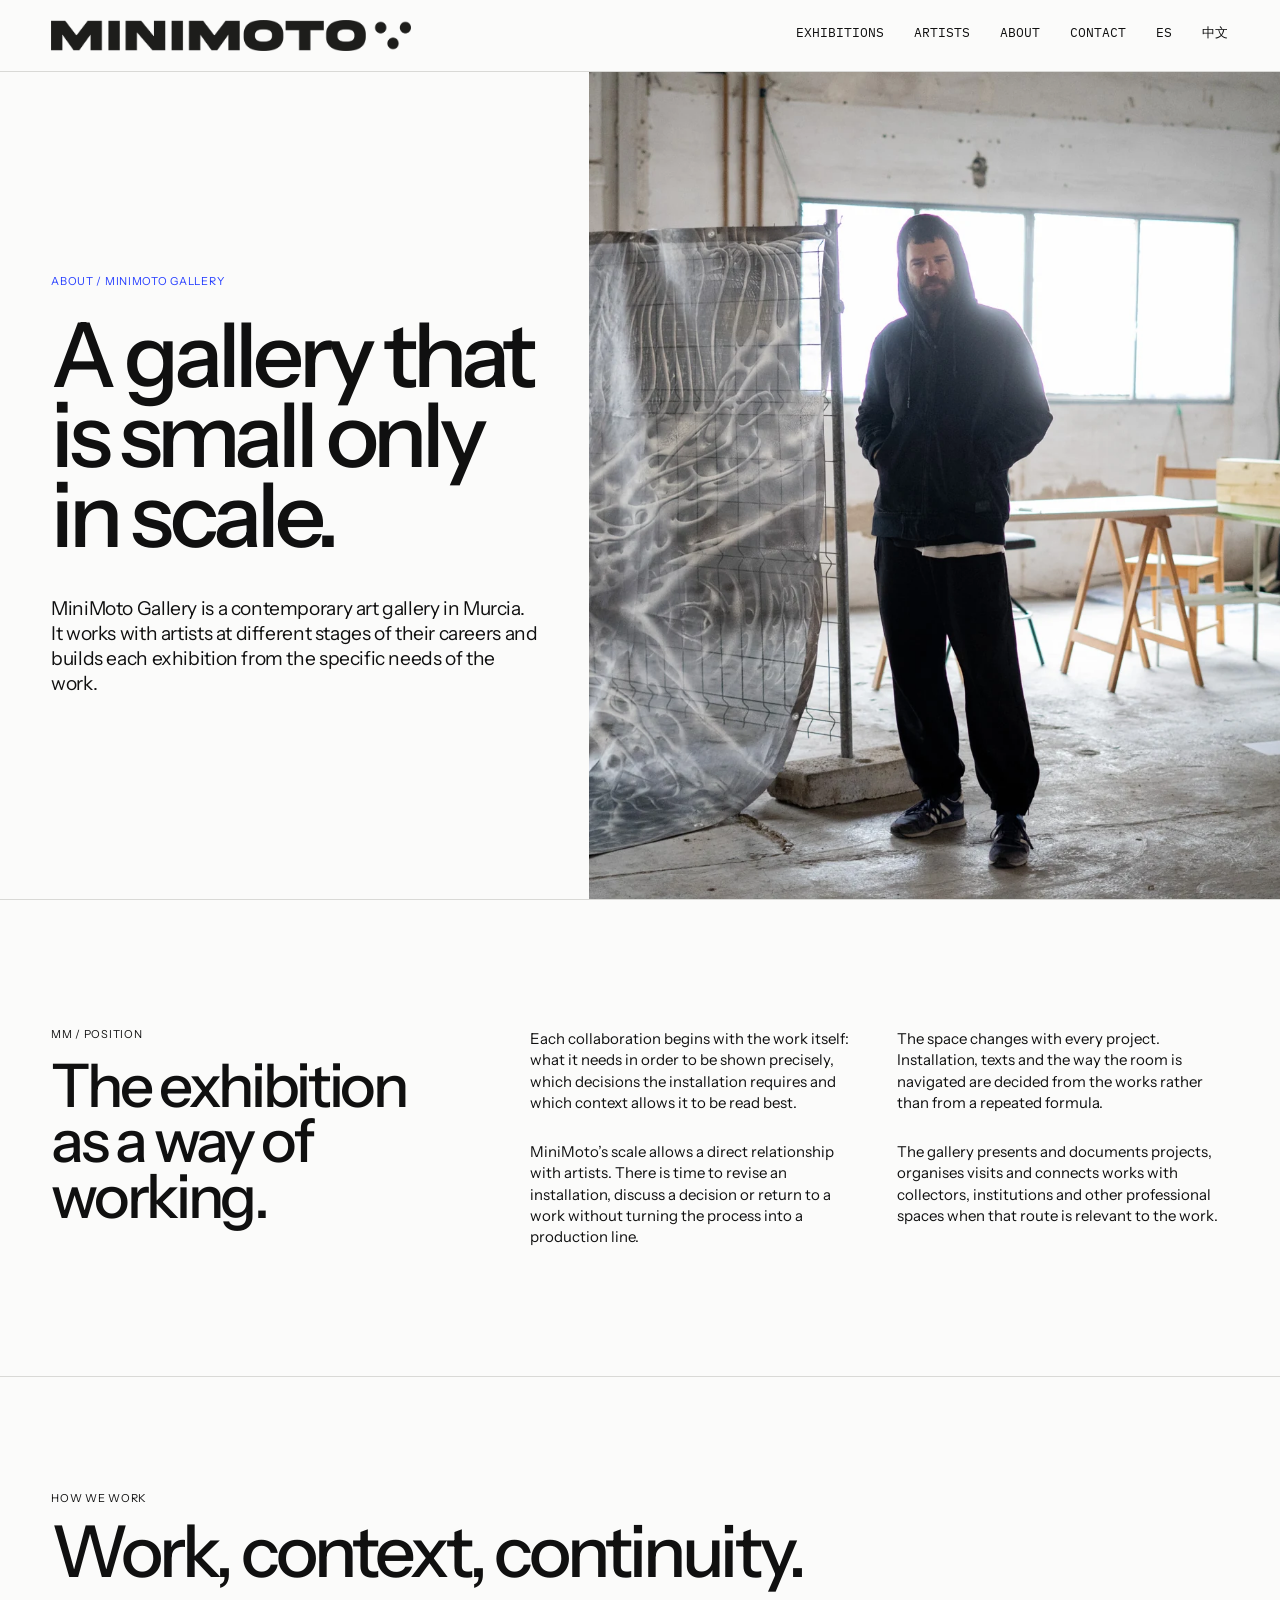
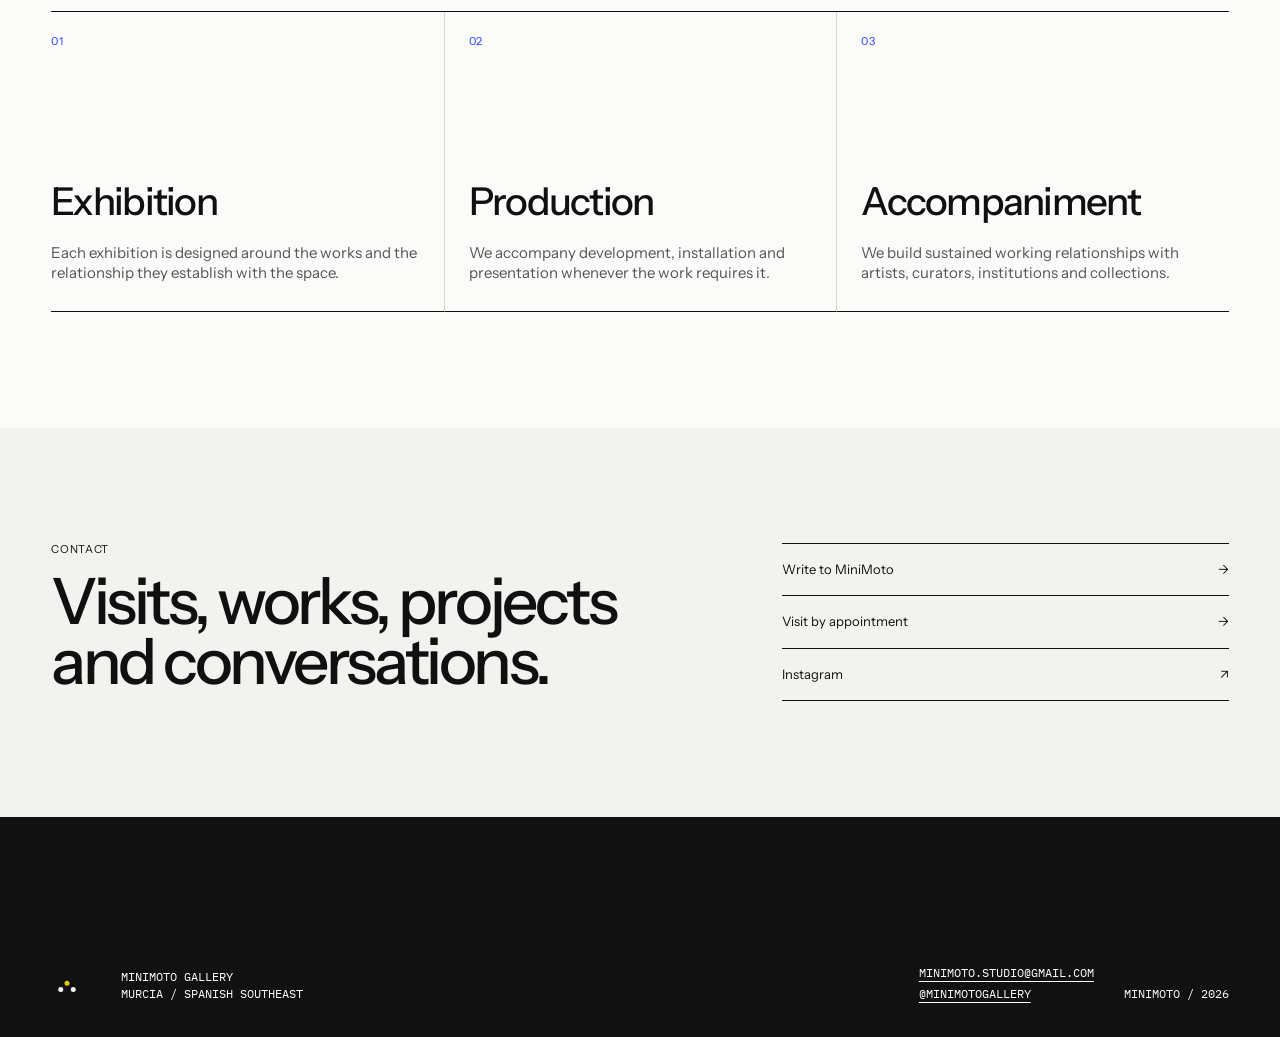
<file: minimoto-gallery/quienes-somos-en.html>
<!DOCTYPE html>
<html lang="en">
<head>
  <meta charset="utf-8">
  <meta name="viewport" content="width=device-width, initial-scale=1, viewport-fit=cover">
  <meta name="theme-color" content="#ffffff">
  <meta name="description" content="MiniMoto Gallery — about, position and contact.">
  <title>MiniMoto Gallery — About</title>
  <link rel="icon" href="./assets/favicon.png" type="image/png">
  <link rel="preconnect" href="https://fonts.googleapis.com">
  <link rel="preconnect" href="https://fonts.gstatic.com" crossorigin>
  <link href="https://fonts.googleapis.com/css2?family=Instrument+Sans:wdth,wght@75..100,400..700&display=swap" rel="stylesheet">
  <link rel="stylesheet" href="./style.css">
  <link rel="stylesheet" href="./gallery-2026.css">
  <link rel="stylesheet" href="./about-2026.css">
  <link rel="stylesheet" href="./logo-motion.css">
  <script src="./logo-motion.js" defer></script>
  <script src="./about-menu.js" defer></script>
  <link rel="alternate" hreflang="es" href="./quienes-somos.html">
  <link rel="alternate" hreflang="en" href="./quienes-somos-en.html">
  <link rel="alternate" hreflang="zh-CN" href="./quienes-somos-zh.html">
</head>
<body>
  <header class="site-header">
    <a class="brand" href="./index-en.html" aria-label="MiniMoto Gallery, home"><img src="./assets/minimoto-wordmark-2026.png" alt="MiniMoto"></a>
    <button class="menu-toggle" type="button" aria-expanded="false" aria-controls="primary-nav">Menu</button>
    <nav id="primary-nav" class="primary-nav" aria-label="Main navigation">
      <a href="./index-en.html#exhibitions">Exhibitions</a><a href="./index-en.html#artists">Artists</a><a href="./quienes-somos-en.html">About</a>
      <a href="https://mail.google.com/mail/u/?authuser=minimoto.studio@gmail.com&view=cm&fs=1&to=minimoto.studio@gmail.com">Contact</a>
      <a href="./index.html" lang="es">ES</a><a href="./index-zh.html" lang="zh-CN">中文</a>
    </nav>
  </header>
  <main class="about-main" id="top">
    <section class="about-hero">
      <div class="about-hero-copy">
        <p class="eyebrow">About / MiniMoto Gallery</p>
        <h1>A gallery that is small only in scale.</h1>
        <p class="about-hero-lead">MiniMoto Gallery is a contemporary art gallery in Murcia. It works with artists at different stages of their careers and builds each exhibition from the specific needs of the work.</p>
      </div>
      <figure class="about-hero-image"><img src="./assets/minimoto-about-2026.webp" alt="Work scene at MiniMoto Gallery with an installation in progress."></figure>
    </section>
    <section class="about-text">
      <div class="about-text-title"><p class="eyebrow">MM / position</p><h2>The exhibition as a way of working.</h2></div>
      <div class="about-text-copy">
        <p>Each collaboration begins with the work itself: what it needs in order to be shown precisely, which decisions the installation requires and which context allows it to be read best.</p>
        <p>The space changes with every project. Installation, texts and the way the room is navigated are decided from the works rather than from a repeated formula.</p>
        <p>MiniMoto’s scale allows a direct relationship with artists. There is time to revise an installation, discuss a decision or return to a work without turning the process into a production line.</p>
        <p>The gallery presents and documents projects, organises visits and connects works with collectors, institutions and other professional spaces when that route is relevant to the work.</p>
      </div>
    </section>
    <section class="about-principles">
      <header><div><p class="eyebrow">How we work</p><h2>Work, context, continuity.</h2></div></header>
      <div class="about-principles-grid">
        <article class="about-principle"><span>01</span><h3>Exhibition</h3><p>Each exhibition is designed around the works and the relationship they establish with the space.</p></article>
        <article class="about-principle"><span>02</span><h3>Production</h3><p>We accompany development, installation and presentation whenever the work requires it.</p></article>
        <article class="about-principle"><span>03</span><h3>Accompaniment</h3><p>We build sustained working relationships with artists, curators, institutions and collections.</p></article>
      </div>
    </section>
    <section class="about-contact">
      <div><p class="eyebrow">Contact</p><h2>Visits, works, projects and conversations.</h2></div>
      <div class="about-contact-links">
        <a href="https://mail.google.com/mail/u/?authuser=minimoto.studio@gmail.com&view=cm&fs=1&to=minimoto.studio@gmail.com&su=Conversation%20with%20MiniMoto%20Gallery">Write to MiniMoto <span>→</span></a>
        <a href="https://mail.google.com/mail/u/?authuser=minimoto.studio@gmail.com&view=cm&fs=1&to=minimoto.studio@gmail.com&su=Visit%20MiniMoto%20Gallery">Visit by appointment <span>→</span></a>
        <a href="https://www.instagram.com/minimotogallery/" target="_blank" rel="noopener noreferrer">Instagram <span>↗</span></a>
      </div>
    </section>
  </main>
  <footer class="site-footer">
    <img src="./assets/logo-triple-dots.svg" alt="" aria-hidden="true">
    <p>MiniMoto Gallery<br>Murcia / Spanish Southeast</p>
    <div><a href="https://mail.google.com/mail/u/?authuser=minimoto.studio@gmail.com&view=cm&fs=1&to=minimoto.studio@gmail.com">minimoto.studio@gmail.com</a><a href="https://www.instagram.com/minimotogallery/" target="_blank" rel="noopener noreferrer">@minimotogallery</a></div>
    <p class="footer-time">MiniMoto / 2026</p>
  </footer>
</body>
</html>
</file>
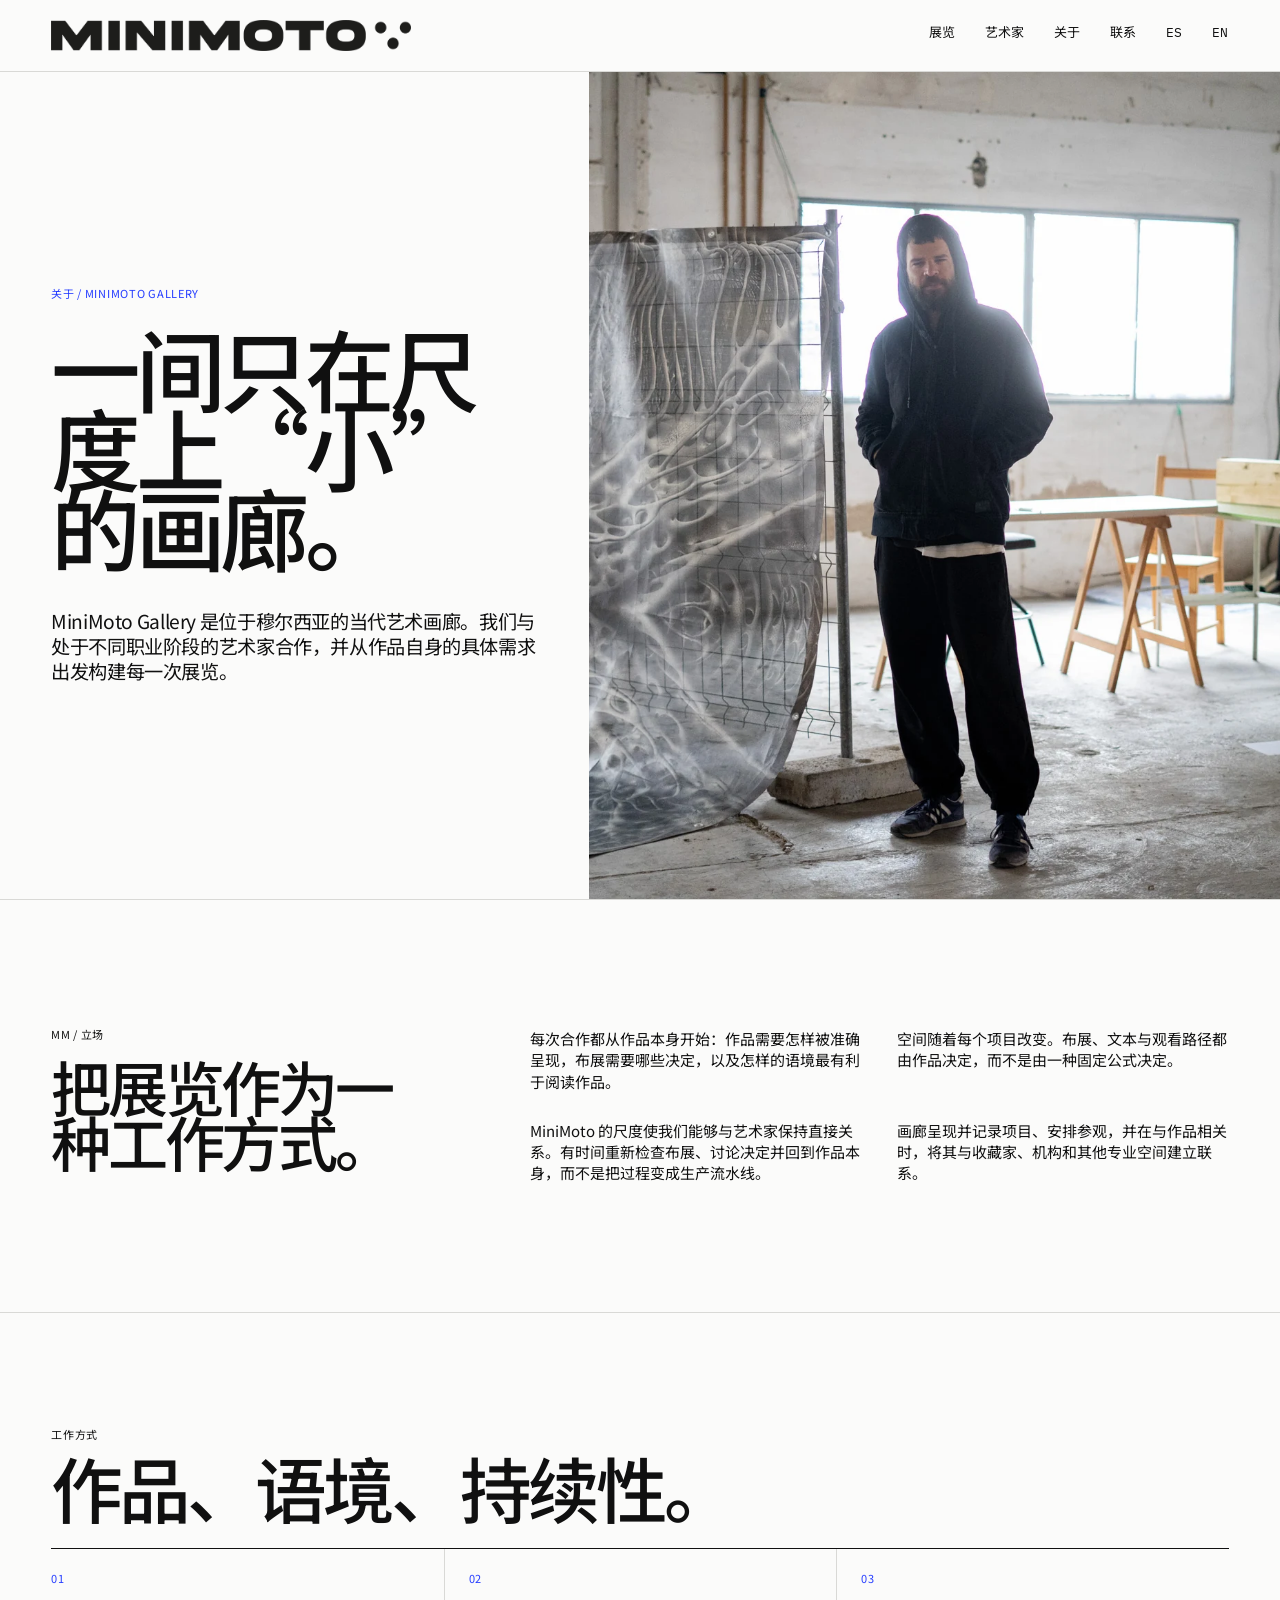
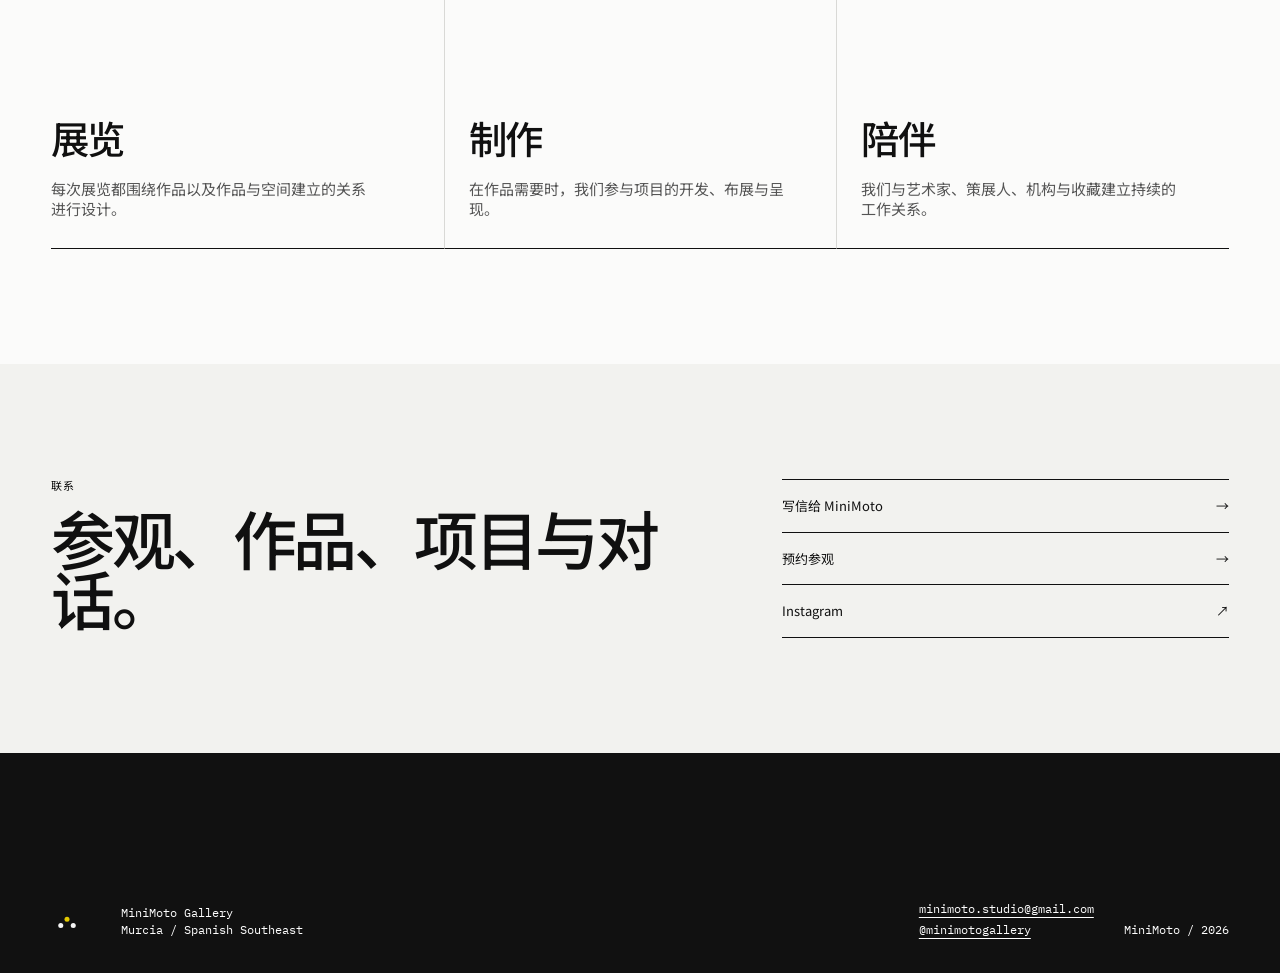
<file: minimoto-gallery/quienes-somos-zh.html>
<!DOCTYPE html>
<html lang="zh-CN">
<head>
  <meta charset="utf-8">
  <meta name="viewport" content="width=device-width, initial-scale=1, viewport-fit=cover">
  <meta name="theme-color" content="#ffffff">
  <meta name="description" content="MiniMoto Gallery——关于、立场与联系。">
  <title>MiniMoto Gallery — 关于</title>
  <link rel="icon" href="./assets/favicon.png" type="image/png">
  <link rel="preconnect" href="https://fonts.googleapis.com">
  <link rel="preconnect" href="https://fonts.gstatic.com" crossorigin>
  <link href="https://fonts.googleapis.com/css2?family=Instrument+Sans:wdth,wght@75..100,400..700&family=Noto+Sans+SC:wght@400;500;600;700&display=swap" rel="stylesheet">
  <link rel="stylesheet" href="./style.css">
  <link rel="stylesheet" href="./gallery-2026.css">
  <link rel="stylesheet" href="./about-2026.css">
  <link rel="stylesheet" href="./minimoto-zh.css">
  <link rel="stylesheet" href="./logo-motion.css">
  <script src="./logo-motion.js" defer></script>
  <script src="./about-menu.js" defer></script>
  <link rel="alternate" hreflang="es" href="./quienes-somos.html">
  <link rel="alternate" hreflang="en" href="./quienes-somos-en.html">
  <link rel="alternate" hreflang="zh-CN" href="./quienes-somos-zh.html">
</head>
<body>
  <header class="site-header">
    <a class="brand" href="./index-zh.html" aria-label="MiniMoto Gallery，首页"><img src="./assets/minimoto-wordmark-2026.png" alt="MiniMoto"></a>
    <button class="menu-toggle" type="button" aria-expanded="false" aria-controls="primary-nav">菜单</button>
    <nav id="primary-nav" class="primary-nav" aria-label="主导航">
      <a href="./index-zh.html#exhibitions">展览</a><a href="./index-zh.html#artists">艺术家</a><a href="./quienes-somos-zh.html">关于</a>
      <a href="https://mail.google.com/mail/u/?authuser=minimoto.studio@gmail.com&view=cm&fs=1&to=minimoto.studio@gmail.com">联系</a>
      <a href="./index.html" lang="es">ES</a><a href="./index-en.html" lang="en">EN</a>
    </nav>
  </header>
  <main class="about-main" id="top">
    <section class="about-hero">
      <div class="about-hero-copy">
        <p class="eyebrow">关于 / MiniMoto Gallery</p>
        <h1>一间只在尺度上“小”的画廊。</h1>
        <p class="about-hero-lead">MiniMoto Gallery 是位于穆尔西亚的当代艺术画廊。我们与处于不同职业阶段的艺术家合作，并从作品自身的具体需求出发构建每一次展览。</p>
      </div>
      <figure class="about-hero-image"><img src="./assets/minimoto-about-2026.webp" alt="MiniMoto Gallery 中一件正在布置的作品与工作场景。"></figure>
    </section>
    <section class="about-text">
      <div class="about-text-title"><p class="eyebrow">MM / 立场</p><h2>把展览作为一种工作方式。</h2></div>
      <div class="about-text-copy">
        <p>每次合作都从作品本身开始：作品需要怎样被准确呈现，布展需要哪些决定，以及怎样的语境最有利于阅读作品。</p>
        <p>空间随着每个项目改变。布展、文本与观看路径都由作品决定，而不是由一种固定公式决定。</p>
        <p>MiniMoto 的尺度使我们能够与艺术家保持直接关系。有时间重新检查布展、讨论决定并回到作品本身，而不是把过程变成生产流水线。</p>
        <p>画廊呈现并记录项目、安排参观，并在与作品相关时，将其与收藏家、机构和其他专业空间建立联系。</p>
      </div>
    </section>
    <section class="about-principles">
      <header><div><p class="eyebrow">工作方式</p><h2>作品、语境、持续性。</h2></div></header>
      <div class="about-principles-grid">
        <article class="about-principle"><span>01</span><h3>展览</h3><p>每次展览都围绕作品以及作品与空间建立的关系进行设计。</p></article>
        <article class="about-principle"><span>02</span><h3>制作</h3><p>在作品需要时，我们参与项目的开发、布展与呈现。</p></article>
        <article class="about-principle"><span>03</span><h3>陪伴</h3><p>我们与艺术家、策展人、机构与收藏建立持续的工作关系。</p></article>
      </div>
    </section>
    <section class="about-contact">
      <div><p class="eyebrow">联系</p><h2>参观、作品、项目与对话。</h2></div>
      <div class="about-contact-links">
        <a href="https://mail.google.com/mail/u/?authuser=minimoto.studio@gmail.com&view=cm&fs=1&to=minimoto.studio@gmail.com&su=%E4%B8%8E%20MiniMoto%20Gallery%20%E5%AF%B9%E8%AF%9D">写信给 MiniMoto <span>→</span></a>
        <a href="https://mail.google.com/mail/u/?authuser=minimoto.studio@gmail.com&view=cm&fs=1&to=minimoto.studio@gmail.com&su=%E9%A2%84%E7%BA%A6%E5%8F%82%E8%A7%82%20MiniMoto%20Gallery">预约参观 <span>→</span></a>
        <a href="https://www.instagram.com/minimotogallery/" target="_blank" rel="noopener noreferrer">Instagram <span>↗</span></a>
      </div>
    </section>
  </main>
  <footer class="site-footer">
    <img src="./assets/logo-triple-dots.svg" alt="" aria-hidden="true">
    <p>MiniMoto Gallery<br>Murcia / Spanish Southeast</p>
    <div><a href="https://mail.google.com/mail/u/?authuser=minimoto.studio@gmail.com&view=cm&fs=1&to=minimoto.studio@gmail.com">minimoto.studio@gmail.com</a><a href="https://www.instagram.com/minimotogallery/" target="_blank" rel="noopener noreferrer">@minimotogallery</a></div>
    <p class="footer-time">MiniMoto / 2026</p>
  </footer>
</body>
</html>
</file>
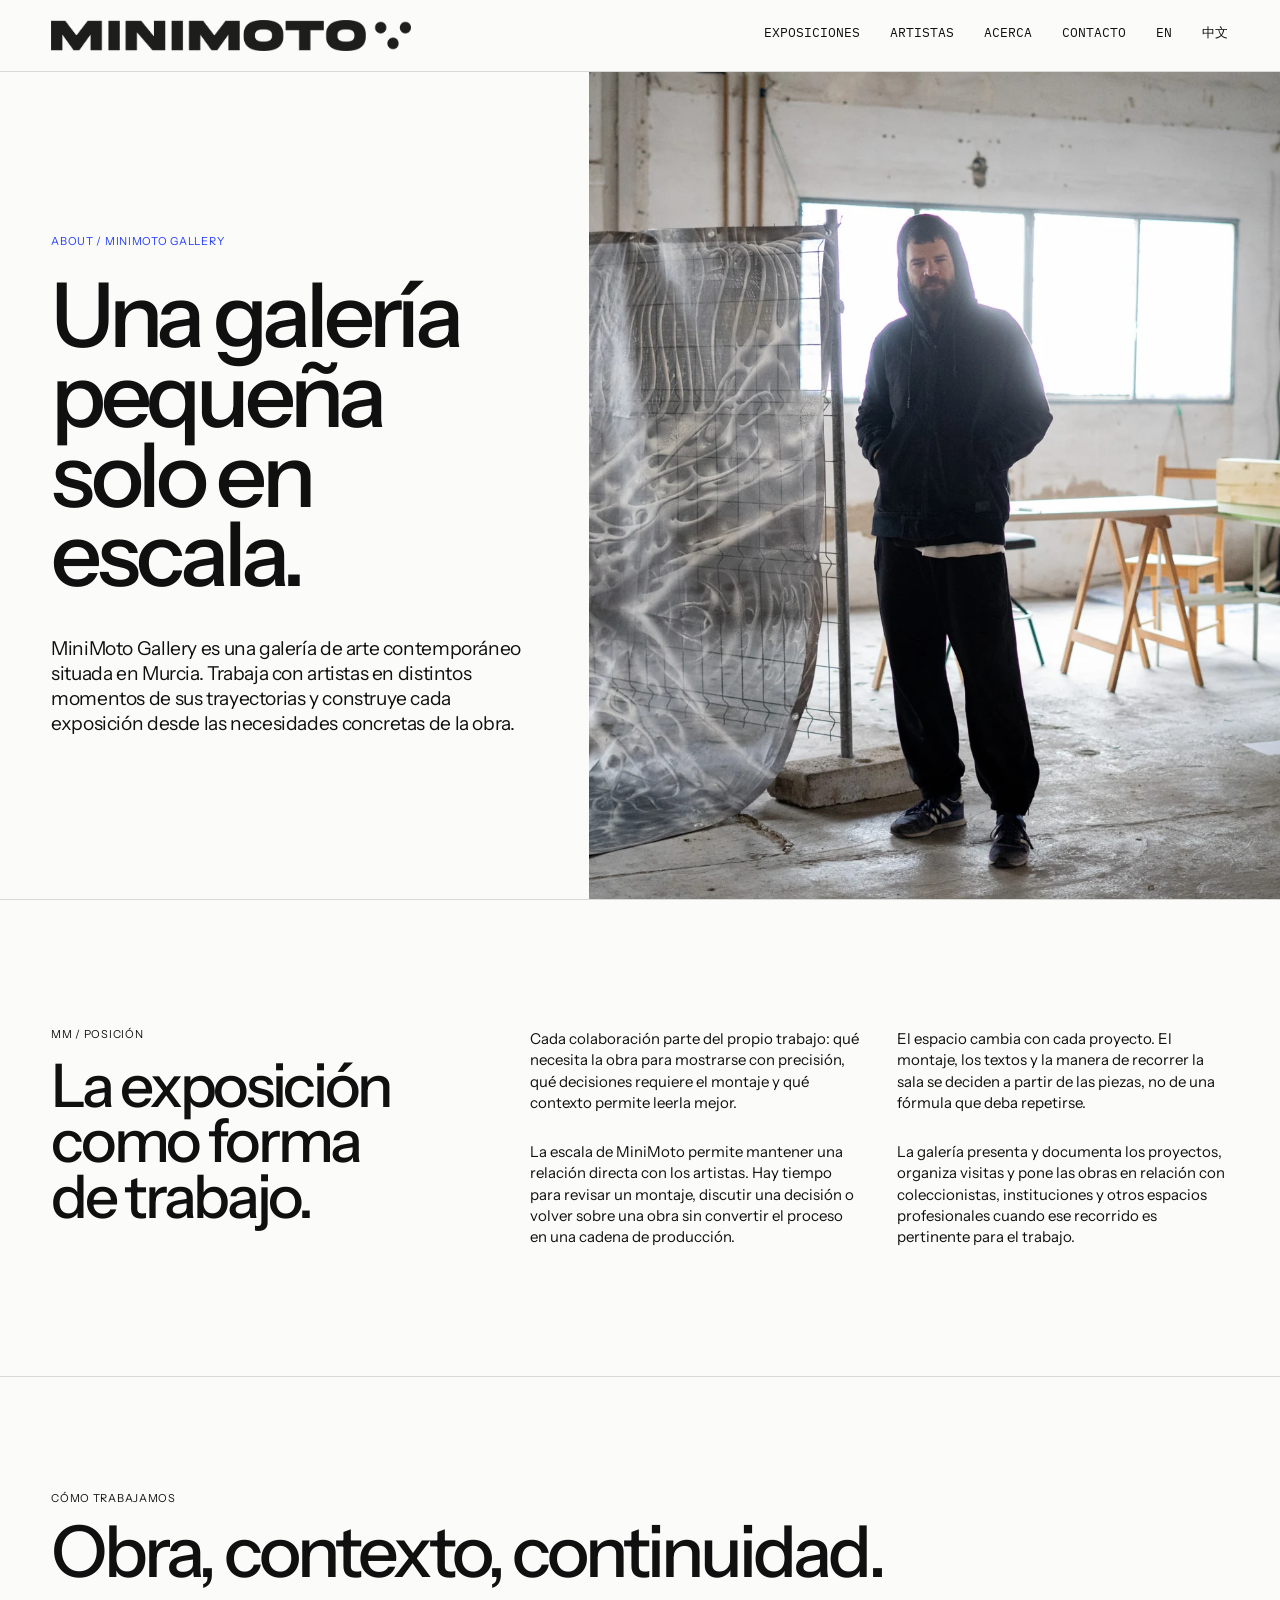
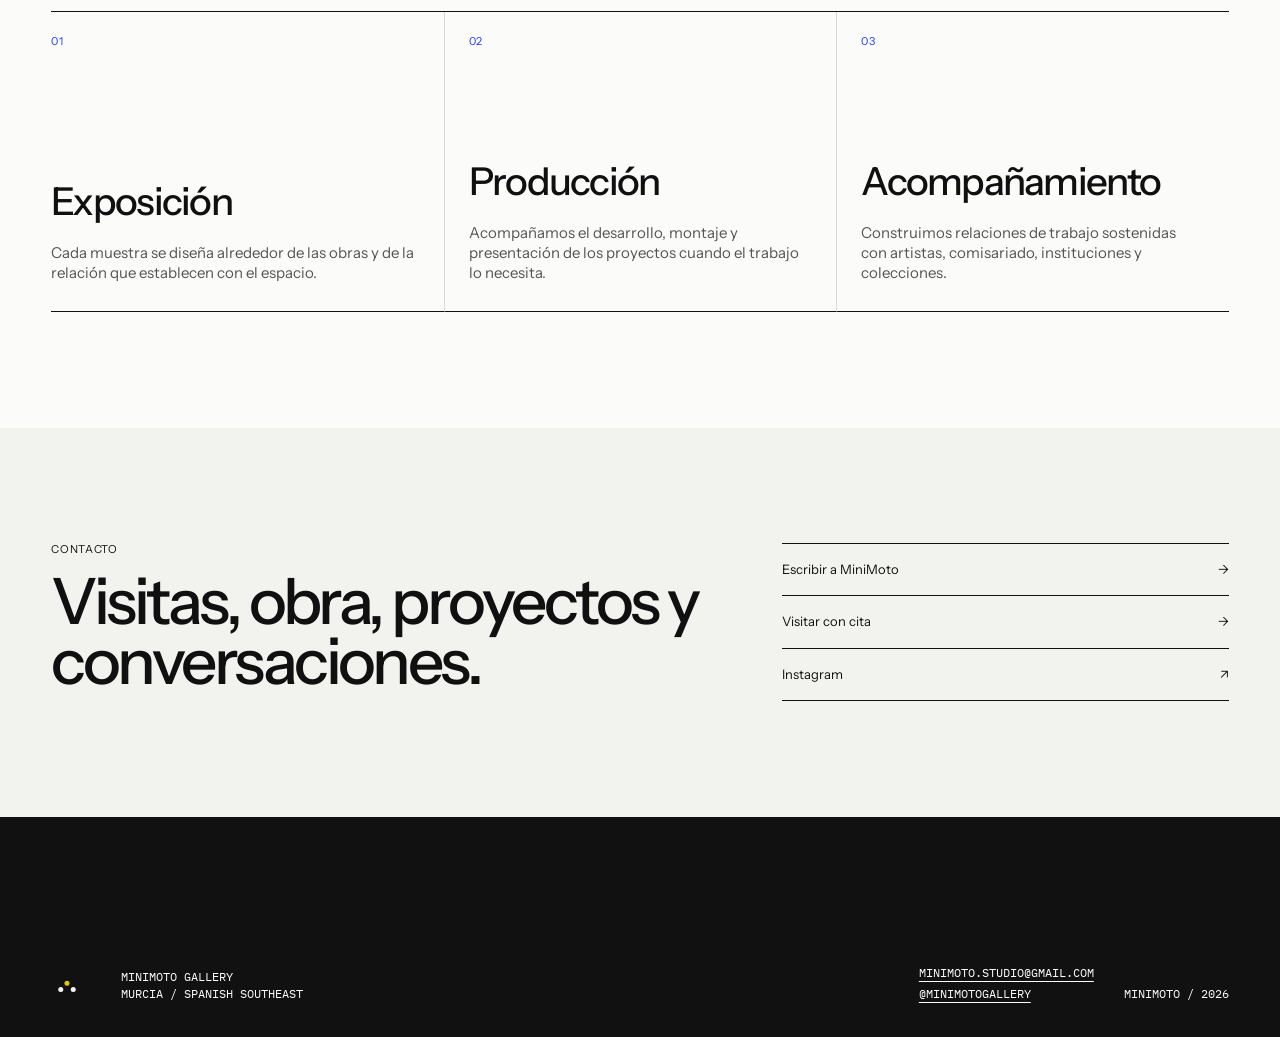
<file: minimoto-gallery/quienes-somos.html>
<!DOCTYPE html>
<html lang="es">
<head>
  <meta charset="utf-8">
  <meta name="viewport" content="width=device-width, initial-scale=1, viewport-fit=cover">
  <meta name="theme-color" content="#ffffff">
  <meta name="description" content="MiniMoto Gallery — acerca, posición y contacto.">
  <title>MiniMoto Gallery — Acerca</title>
  <link rel="icon" href="./assets/favicon.png" type="image/png">
  <link rel="preconnect" href="https://fonts.googleapis.com">
  <link rel="preconnect" href="https://fonts.gstatic.com" crossorigin>
  <link href="https://fonts.googleapis.com/css2?family=Instrument+Sans:wdth,wght@75..100,400..700&display=swap" rel="stylesheet">
  <link rel="stylesheet" href="./style.css">
  <link rel="stylesheet" href="./gallery-2026.css">
  <link rel="stylesheet" href="./about-2026.css">
  <link rel="stylesheet" href="./logo-motion.css">
  <script src="./logo-motion.js" defer></script>
  <script src="./about-menu.js" defer></script>
  <link rel="alternate" hreflang="es" href="./quienes-somos.html">
  <link rel="alternate" hreflang="en" href="./quienes-somos-en.html">
  <link rel="alternate" hreflang="zh-CN" href="./quienes-somos-zh.html">
</head>
<body>
  <header class="site-header">
    <a class="brand" href="./index.html" aria-label="MiniMoto Gallery, inicio">
      <img src="./assets/minimoto-wordmark-2026.png" alt="MiniMoto">
    </a>
    <button class="menu-toggle" type="button" aria-expanded="false" aria-controls="primary-nav">Menú</button>
    <nav id="primary-nav" class="primary-nav" aria-label="Navegación principal">
      <a href="./index.html#exposiciones">Exposiciones</a>
      <a href="./index.html#artistas">Artistas</a>
      <a href="./quienes-somos.html">Acerca</a>
      <a href="https://mail.google.com/mail/u/?authuser=minimoto.studio@gmail.com&view=cm&fs=1&to=minimoto.studio@gmail.com">Contacto</a>
      <a href="./index-en.html" lang="en">EN</a>
      <a href="./index-zh.html" lang="zh-CN">中文</a>
    </nav>
  </header>

  <main class="about-main" id="top">
    <section class="about-hero">
      <div class="about-hero-copy">
        <p class="eyebrow">About / MiniMoto Gallery</p>
        <h1>Una galería pequeña solo en escala.</h1>
        <p class="about-hero-lead">MiniMoto Gallery es una galería de arte contemporáneo situada en Murcia. Trabaja con artistas en distintos momentos de sus trayectorias y construye cada exposición desde las necesidades concretas de la obra.</p>
      </div>
      <figure class="about-hero-image">
        <img src="./assets/minimoto-about-2026.webp" alt="Escena de trabajo en MiniMoto Gallery con una instalación en proceso.">
      </figure>
    </section>

    <section class="about-text">
      <div class="about-text-title">
        <p class="eyebrow">MM / posición</p>
        <h2>La exposición como forma de trabajo.</h2>
      </div>
      <div class="about-text-copy">
        <p>Cada colaboración parte del propio trabajo: qué necesita la obra para mostrarse con precisión, qué decisiones requiere el montaje y qué contexto permite leerla mejor.</p>
        <p>El espacio cambia con cada proyecto. El montaje, los textos y la manera de recorrer la sala se deciden a partir de las piezas, no de una fórmula que deba repetirse.</p>
        <p>La escala de MiniMoto permite mantener una relación directa con los artistas. Hay tiempo para revisar un montaje, discutir una decisión o volver sobre una obra sin convertir el proceso en una cadena de producción.</p>
        <p>La galería presenta y documenta los proyectos, organiza visitas y pone las obras en relación con coleccionistas, instituciones y otros espacios profesionales cuando ese recorrido es pertinente para el trabajo.</p>
      </div>
    </section>

    <section class="about-principles">
      <header>
        <div><p class="eyebrow">Cómo trabajamos</p><h2>Obra, contexto, continuidad.</h2></div>
      </header>
      <div class="about-principles-grid">
        <article class="about-principle"><span>01</span><h3>Exposición</h3><p>Cada muestra se diseña alrededor de las obras y de la relación que establecen con el espacio.</p></article>
        <article class="about-principle"><span>02</span><h3>Producción</h3><p>Acompañamos el desarrollo, montaje y presentación de los proyectos cuando el trabajo lo necesita.</p></article>
        <article class="about-principle"><span>03</span><h3>Acompañamiento</h3><p>Construimos relaciones de trabajo sostenidas con artistas, comisariado, instituciones y colecciones.</p></article>
      </div>
    </section>

    <section class="about-contact">
      <div>
        <p class="eyebrow">Contacto</p>
        <h2>Visitas, obra, proyectos y conversaciones.</h2>
      </div>
      <div class="about-contact-links">
        <a href="https://mail.google.com/mail/u/?authuser=minimoto.studio@gmail.com&view=cm&fs=1&to=minimoto.studio@gmail.com&su=Conversaci%C3%B3n%20con%20MiniMoto%20Gallery">Escribir a MiniMoto <span>→</span></a>
        <a href="https://mail.google.com/mail/u/?authuser=minimoto.studio@gmail.com&view=cm&fs=1&to=minimoto.studio@gmail.com&su=Visita%20a%20MiniMoto%20Gallery">Visitar con cita <span>→</span></a>
        <a href="https://www.instagram.com/minimotogallery/" target="_blank" rel="noopener noreferrer">Instagram <span>↗</span></a>
      </div>
    </section>
  </main>

  <footer class="site-footer">
    <img src="./assets/logo-triple-dots.svg" alt="" aria-hidden="true">
    <p>MiniMoto Gallery<br>Murcia / Spanish Southeast</p>
    <div>
      <a href="https://mail.google.com/mail/u/?authuser=minimoto.studio@gmail.com&view=cm&fs=1&to=minimoto.studio@gmail.com">minimoto.studio@gmail.com</a>
      <a href="https://www.instagram.com/minimotogallery/" target="_blank" rel="noopener noreferrer">@minimotogallery</a>
    </div>
    <p class="footer-time">MiniMoto / 2026</p>
  </footer>
</body>
</html>
</file>
<file: quienes-somos.css>
:root {
  --paper: #d3d2d1;
  --paper-light: #efefec;
  --ink: #0f0f0f;
  --charcoal: #282828;
  --mid: #5d595a;
  --red: #bf0000;
  --sans: "Instrument Sans", "Helvetica Neue", Arial, sans-serif;
  --mono: "IBM Plex Mono", Consolas, monospace;
  --neo: "Grenze Gotisch", Georgia, serif;
}

* {
  box-sizing: border-box;
}

html {
  scroll-behavior: smooth;
  background: var(--paper);
}

body {
  margin: 0;
  overflow-x: hidden;
  background:
    linear-gradient(90deg, rgba(15,15,15,.025) 1px, transparent 1px),
    var(--paper);
  background-size: 7px 100%;
  color: var(--ink);
  font-family: var(--sans);
  -webkit-font-smoothing: antialiased;
}

img {
  display: block;
  max-width: 100%;
}

a {
  color: inherit;
  text-decoration: none;
}

:focus-visible {
  outline: 3px solid var(--red);
  outline-offset: 4px;
}

.skip-link {
  position: fixed;
  top: 8px;
  left: 8px;
  z-index: 100;
  padding: 10px 12px;
  border: 1px solid var(--ink);
  background: var(--paper-light);
  transform: translateY(-160%);
  font: 10px/1 var(--mono);
}

.skip-link:focus {
  transform: none;
}

.reading-progress {
  position: fixed;
  top: 0;
  left: 0;
  right: 0;
  z-index: 1000;
  height: 4px;
  background: var(--red);
  transform: scaleX(0);
  transform-origin: left center;
}

.scroll-header {
  position: fixed;
  inset: 4px 0 auto;
  z-index: 90;
  min-height: 64px;
  display: grid;
  grid-template-columns: minmax(220px, 340px) 1fr;
  align-items: center;
  gap: 20px;
  padding: 10px 18px;
  border-bottom: 1px solid var(--ink);
  background: rgba(211,210,209,.95);
  backdrop-filter: blur(12px);
}

.scroll-header img {
  width: min(320px, 44vw);
  height: 28px;
  object-fit: contain;
  object-position: left;
}

.scroll-header > div {
  display: flex;
  justify-content: flex-end;
  gap: 30px;
  font: 9px/1 var(--mono);
  text-transform: uppercase;
}

.scroll-header a:hover {
  color: var(--red);
}

.scroll {
  position: relative;
  width: min(1320px, calc(100vw - 32px));
  margin: 0 auto;
  padding: 0 100px;
  border-right: 1px solid var(--mid);
  border-left: 1px solid var(--mid);
}

.scroll::before,
.scroll::after {
  content: "";
  position: fixed;
  top: 64px;
  bottom: 0;
  width: 1px;
  background: rgba(15,15,15,.13);
}

.scroll::before {
  left: calc(50% - min(660px, calc(50vw - 16px)) + 62px);
}

.scroll::after {
  right: calc(50% - min(660px, calc(50vw - 16px)) + 62px);
}

.scroll-content {
  max-width: 930px;
  margin: 0 auto;
  padding: 160px 0 0;
}

.marginalia {
  position: fixed;
  top: 120px;
  bottom: 40px;
  z-index: 2;
  display: flex;
  justify-content: space-between;
  writing-mode: vertical-rl;
  font: 8px/1 var(--mono);
  letter-spacing: .08em;
  text-transform: uppercase;
  pointer-events: none;
}

.marginalia-left {
  left: max(18px, calc(50vw - 638px));
}

.marginalia-right {
  right: max(18px, calc(50vw - 638px));
}

.scroll-title {
  position: relative;
  min-height: 730px;
  display: flex;
  flex-direction: column;
  justify-content: center;
  border-bottom: 1px solid var(--ink);
}

.folio {
  margin: 0 0 28px;
  font: 9px/1.2 var(--mono);
  text-transform: uppercase;
  letter-spacing: .04em;
}

.scroll-title h1 {
  max-width: 840px;
  margin: 0;
  font-size: clamp(70px, 9.4vw, 150px);
  font-weight: 590;
  font-stretch: 78%;
  line-height: .75;
  letter-spacing: -.085em;
}

.scroll-title h1 span {
  display: block;
  margin-top: 18px;
  font-family: var(--neo);
  font-weight: 500;
  letter-spacing: -.04em;
}

.scroll-title > img {
  position: absolute;
  right: 1%;
  bottom: 8%;
  width: 105px;
  transform: rotate(8deg);
}

.opening {
  padding: 90px 0 110px;
  display: grid;
  grid-template-columns: 1.2fr .8fr;
  gap: 70px;
  border-bottom: 1px solid var(--ink);
}

.opening p,
.chapter p,
.collector-chapter p {
  margin: 0;
  font-size: clamp(18px, 2vw, 28px);
  line-height: 1.2;
  letter-spacing: -.022em;
}

.dropcap::first-letter {
  float: left;
  margin: -.08em .08em -.05em 0;
  color: var(--red);
  font-family: var(--neo);
  font-size: 5.8em;
  line-height: .8;
}

.sigil-divider {
  min-height: 190px;
  display: flex;
  align-items: center;
  justify-content: space-around;
  border-bottom: 1px solid var(--ink);
  color: var(--red);
  font-family: var(--neo);
  font-size: 44px;
}

.sigil-divider span:nth-child(2) {
  transform: rotate(45deg);
}

.chapter {
  padding: 110px 0;
  border-bottom: 1px solid var(--ink);
}

.chapter h2,
.collector-chapter h2 {
  max-width: 850px;
  margin: 0 0 70px;
  font-size: clamp(58px, 8vw, 125px);
  font-weight: 570;
  font-stretch: 78%;
  line-height: .78;
  letter-spacing: -.08em;
}

.two-columns,
.collector-grid {
  display: grid;
  grid-template-columns: repeat(2, 1fr);
  gap: 70px;
}

blockquote {
  margin: 0;
  padding: 130px 7%;
  border-bottom: 1px solid var(--ink);
  background: var(--charcoal);
  color: var(--paper-light);
  font-family: var(--neo);
  font-size: clamp(45px, 7vw, 100px);
  line-height: .82;
  text-align: center;
}

blockquote span {
  display: block;
  margin-top: 24px;
  color: var(--red);
}

.wide {
  max-width: 790px;
  margin-bottom: 48px !important;
}

.collector-chapter {
  padding: 120px 0 140px;
  border-bottom: 1px solid var(--ink);
}

.invitation {
  max-width: 850px;
  margin: 120px 0 50px !important;
  font-size: clamp(38px, 5vw, 76px) !important;
  font-weight: 560;
  line-height: .92 !important;
  letter-spacing: -.06em !important;
}

.invitation span {
  display: block;
  margin-top: 18px;
  font-family: var(--neo);
  color: var(--red);
}

.collector-link {
  min-height: 58px;
  display: inline-flex;
  align-items: center;
  justify-content: center;
  padding: 0 18px;
  border: 1px solid var(--ink);
  font: 10px/1 var(--mono);
  text-transform: uppercase;
}

.collector-link:hover,
.collector-link:focus-visible {
  background: var(--red);
  color: white;
}

.scroll-end {
  min-height: 330px;
  display: grid;
  grid-template-columns: 90px 1fr auto;
  gap: 26px;
  align-items: end;
  padding: 70px 0;
  font: 9px/1.4 var(--mono);
  text-transform: uppercase;
}

.scroll-end img {
  width: 66px;
}

.scroll-end p {
  margin: 0;
}

.scroll-end a {
  text-decoration: underline;
  text-underline-offset: 4px;
}

@media (max-width: 980px) {
  .scroll {
    width: calc(100vw - 20px);
    padding: 0 30px;
  }

  .marginalia {
    display: none;
  }

  .scroll::before,
  .scroll::after {
    display: none;
  }

  .opening,
  .two-columns,
  .collector-grid {
    grid-template-columns: 1fr;
    gap: 36px;
  }

  .scroll-title {
    min-height: 680px;
  }
}

@media (max-width: 620px) {
  .scroll-header {
    grid-template-columns: 1fr auto;
    padding: 10px 12px;
  }

  .scroll-header > div span {
    display: none;
  }

  .scroll-header img {
    width: min(250px, 66vw);
  }

  .scroll {
    padding: 0 14px;
  }

  .scroll-content {
    padding-top: 110px;
  }

  .scroll-title {
    min-height: 590px;
  }

  .scroll-title h1 {
    font-size: clamp(58px, 18vw, 92px);
  }

  .scroll-title > img {
    width: 72px;
  }

  .opening,
  .chapter,
  .collector-chapter {
    padding-top: 72px;
    padding-bottom: 82px;
  }

  .opening p,
  .chapter p,
  .collector-chapter p {
    font-size: 18px;
  }

  blockquote {
    padding: 90px 18px;
  }

  .scroll-end {
    grid-template-columns: 60px 1fr;
  }

  .scroll-end a {
    grid-column: 2;
  }
}

@media (prefers-reduced-motion: reduce) {
  html {
    scroll-behavior: auto;
  }
}
</file>
<file: minimoto-gallery/style.css>
@import url("https://fonts.googleapis.com/css2?family=Grenze+Gotisch:wght@500;600&family=IBM+Plex+Mono:wght@400;500&family=Instrument+Sans:wdth,wght@75..100,400..700&display=swap");

:root {
  --charcoal: #282828;
  --black: #0f0f0f;
  --paper: #d3d2d1;
  --paper-light: #efefec;
  --mid: #5d595a;
  --red: #bf0000;
  --white: #ffffff;

  --font-sans: "Instrument Sans", "Arial Narrow", "Helvetica Neue", Arial, sans-serif;
  --font-mono: "IBM Plex Mono", "SFMono-Regular", Consolas, monospace;
  --font-neo: "Grenze Gotisch", Georgia, serif;

  --line: 1px solid var(--mid);
  --header-h: 68px;
  --max: 1720px;
}

* {
  box-sizing: border-box;
}

html {
  scroll-behavior: smooth;
  background: var(--charcoal);
}

body {
  margin: 0;
  overflow-x: hidden;
  background: var(--paper);
  color: var(--black);
  font-family: var(--font-sans);
  font-optical-sizing: auto;
  -webkit-font-smoothing: antialiased;
}

body.is-locked {
  overflow: hidden;
}

img {
  display: block;
  max-width: 100%;
}

button,
a {
  color: inherit;
  font: inherit;
}

button {
  border-radius: 0;
}

a {
  text-decoration: none;
}

button,
a,
[tabindex] {
  -webkit-tap-highlight-color: transparent;
}

:focus-visible {
  outline: 3px solid var(--red);
  outline-offset: 4px;
}

.skip-link {
  position: fixed;
  top: 8px;
  left: 8px;
  z-index: 5000;
  padding: 10px 12px;
  transform: translateY(-160%);
  border: 1px solid var(--black);
  background: var(--white);
  font: 12px/1 var(--font-mono);
}

.skip-link:focus {
  transform: none;
}

/* Header */

.site-header {
  position: fixed;
  inset: 0 0 auto;
  z-index: 1000;
  min-height: var(--header-h);
  display: grid;
  grid-template-columns: minmax(210px, 380px) 1fr;
  align-items: center;
  gap: 24px;
  padding: 10px 18px;
  border-bottom: 1px solid var(--black);
  background: rgba(211, 210, 209, .96);
  backdrop-filter: blur(14px);
}

.brand {
  width: fit-content;
}

.brand img {
  width: min(340px, 42vw);
  height: 30px;
  object-fit: contain;
  object-position: left center;
}

.primary-nav {
  display: flex;
  justify-content: flex-end;
  align-items: center;
  gap: 6px;
  font: 11px/1 var(--font-mono);
  text-transform: uppercase;
}

.primary-nav a,
.primary-nav button,
.menu-toggle {
  min-height: 42px;
  padding: 0 11px;
  border: 1px solid transparent;
  background: transparent;
  cursor: pointer;
}

.primary-nav a:hover,
.primary-nav button:hover,
.primary-nav a:focus-visible,
.primary-nav button:focus-visible {
  border-color: var(--black);
  background: var(--paper-light);
}

.menu-toggle {
  display: none;
}

/* Intro */

.intro {
  position: relative;
  min-height: 86svh;
  max-width: var(--max);
  margin: 0 auto;
  padding: calc(var(--header-h) + 48px) 24px 48px;
  overflow: hidden;
  border-right: 1px solid var(--mid);
  border-left: 1px solid var(--mid);
  background: var(--paper);
}

.micro-label,
.section-number {
  margin: 0;
  font: 10px/1.2 var(--font-mono);
  letter-spacing: .04em;
  text-transform: uppercase;
}

.intro h1 {
  margin: clamp(90px, 14vh, 160px) 0 0;
  font-size: clamp(90px, 17vw, 300px);
  font-weight: 620;
  font-stretch: 82%;
  line-height: .67;
  letter-spacing: -.095em;
  text-transform: uppercase;
}

.intro h1 span {
  display: block;
}

.intro .neo-word {
  width: fit-content;
  margin-left: 21%;
  font-family: var(--font-neo);
  font-weight: 500;
  letter-spacing: -.045em;
  text-transform: none;
}

.intro-aside {
  position: absolute;
  right: 6%;
  bottom: 11%;
  width: min(300px, 27vw);
  display: grid;
  grid-template-columns: 42px 1fr;
  gap: 12px;
  align-items: start;
}

.intro-aside p {
  margin: 0;
  font-size: 14px;
  line-height: 1.25;
}

.sigil-text {
  font-family: var(--font-neo);
  font-size: 38px;
  line-height: .8;
}

.intro-coordinate {
  position: absolute;
  top: 26%;
  right: 24px;
  writing-mode: vertical-rl;
  font: 10px/1.2 var(--font-mono);
  text-transform: uppercase;
}

.intro-coordinate span {
  color: var(--red);
}

.intro-sigil {
  position: absolute;
  right: 11%;
  top: 18%;
  width: clamp(80px, 10vw, 150px);
  opacity: .93;
}

/* Battle */

.battle-section {
  max-width: var(--max);
  margin: 0 auto;
  border-right: 1px solid var(--mid);
  border-left: 1px solid var(--mid);
  background: var(--charcoal);
  color: var(--paper-light);
}

.battle-header {
  min-height: 142px;
  display: grid;
  grid-template-columns: 1fr auto;
  align-items: end;
  gap: 20px;
  padding: 24px;
  border-top: 1px solid var(--black);
  border-bottom: 1px solid var(--mid);
}

.battle-header h2 {
  margin: 16px 0 0;
  font-size: clamp(42px, 6vw, 92px);
  font-weight: 560;
  font-stretch: 80%;
  line-height: .8;
  letter-spacing: -.065em;
}

.battle-tools {
  display: flex;
  align-items: center;
  gap: 15px;
  font: 10px/1 var(--font-mono);
  text-transform: uppercase;
}

.battle-tools p {
  margin: 0;
}

.battle-tools button {
  min-height: 42px;
  padding: 0 12px;
  border: 1px solid var(--paper);
  background: transparent;
  color: var(--paper-light);
  cursor: pointer;
}

.battle-tools button:hover {
  background: var(--red);
}

.status-dot {
  display: inline-block;
  width: 8px;
  height: 8px;
  margin-right: 7px;
  border-radius: 50%;
  background: var(--red);
}

.battle-ground {
  position: relative;
  height: clamp(1250px, 135vw, 2180px);
  min-height: 1250px;
  overflow: hidden;
  background: var(--charcoal);
  isolation: isolate;
}

.board-grid {
  position: absolute;
  inset: 0;
  opacity: .22;
  background-image:
    linear-gradient(to right, var(--mid) 1px, transparent 1px),
    linear-gradient(to bottom, var(--mid) 1px, transparent 1px);
  background-size: 72px 72px;
  mask-image: linear-gradient(to bottom, black, transparent 88%);
}

.board-cross {
  position: absolute;
  z-index: 0;
  width: 40px;
  height: 40px;
  opacity: .7;
}

.board-cross::before,
.board-cross::after {
  content: "";
  position: absolute;
  background: var(--paper);
}

.board-cross::before {
  top: 19px;
  left: 0;
  width: 40px;
  height: 1px;
}

.board-cross::after {
  top: 0;
  left: 19px;
  width: 1px;
  height: 40px;
}

.cross-a {
  top: 6%;
  left: 48%;
}

.cross-b {
  right: 7%;
  bottom: 12%;
}

.board-instruction {
  position: sticky;
  top: calc(var(--header-h) + 10px);
  z-index: 60;
  width: fit-content;
  display: flex;
  gap: 18px;
  margin: 0;
  padding: 10px 12px;
  border-right: 1px solid var(--paper);
  border-bottom: 1px solid var(--paper);
  background: var(--red);
  color: var(--white);
  font: 10px/1 var(--font-mono);
  text-transform: uppercase;
}

.project-layer {
  position: absolute;
  inset: 0;
  z-index: 2;
}

/* Cards */

.project-card {
  --accent: var(--red);
  position: absolute;
  z-index: var(--z, 2);
  left: var(--x);
  top: var(--y);
  width: var(--w);
  transform: rotate(var(--r));
  transform-origin: center center;
  transition:
    transform 220ms cubic-bezier(.2, .8, .2, 1),
    filter 220ms ease,
    box-shadow 220ms ease;
  will-change: transform;
}

.project-card:nth-child(3n) {
  mix-blend-mode: normal;
}

.project-card.is-moving {
  z-index: 900 !important;
  transition: none;
}

.project-surface {
  position: relative;
  width: 100%;
  padding: 0;
  overflow: visible;
  border: 1px solid var(--paper);
  background: var(--paper);
  color: var(--black);
  box-shadow: 12px 12px 0 rgba(0, 0, 0, .42);
}

.project-card:hover,
.project-card:focus-within {
  z-index: 850 !important;
  transform: rotate(0deg) scale(1.065);
  filter: saturate(1.05);
}

.project-card:hover .project-surface,
.project-card:focus-within .project-surface {
  box-shadow: 20px 20px 0 var(--red);
}

.project-open {
  display: block;
  width: 100%;
  padding: 0;
  border: 0;
  background: transparent;
  color: inherit;
  text-align: left;
  cursor: zoom-in;
}

.project-head {
  display: grid;
  grid-template-columns: auto 1fr auto;
  align-items: center;
  gap: 9px;
  min-height: 38px;
  padding: 7px 8px;
  border-bottom: 1px solid var(--black);
  background: var(--paper);
  font: 9px/1 var(--font-mono);
  text-transform: uppercase;
}

.project-index {
  color: var(--red);
  font-weight: 500;
}

.drag-handle {
  position: relative;
  z-index: 4;
  width: 38px;
  height: 38px;
  display: grid;
  place-items: center;
  margin: -7px -8px -7px 0;
  padding: 0;
  border: 0;
  border-left: 1px solid var(--black);
  background: transparent;
  cursor: grab;
  font: 16px/1 var(--font-mono);
}

.drag-handle:active {
  cursor: grabbing;
}

.project-image {
  position: relative;
  display: block;
  aspect-ratio: var(--ratio);
  overflow: hidden;
  background: var(--black);
}

.project-image::before,
.project-image::after {
  content: "";
  position: absolute;
  inset: 0;
  pointer-events: none;
}

.project-image::before {
  z-index: 1;
  opacity: 0;
  background:
    radial-gradient(120% 60% at 12% 16%, rgba(255,255,255,.88) 0%, rgba(255,255,255,0) 26%),
    radial-gradient(90% 52% at 78% 24%, rgba(242,242,242,.52) 0%, rgba(255,255,255,0) 22%),
    radial-gradient(95% 55% at 42% 68%, rgba(198,198,198,.45) 0%, rgba(255,255,255,0) 28%),
    linear-gradient(110deg, rgba(255,255,255,0) 18%, rgba(255,255,255,.58) 34%, rgba(213,213,213,.12) 47%, rgba(255,255,255,.64) 62%, rgba(255,255,255,0) 82%);
  mix-blend-mode: screen;
  filter: blur(10px) contrast(1.25);
  transform: translate3d(-7%, 0, 0) scale(1.08) rotate(-2.2deg);
  transition: opacity 260ms ease, transform 520ms cubic-bezier(.2,.8,.2,1), filter 260ms ease;
}

.project-image::after {
  z-index: 2;
  opacity: 0;
  background:
    linear-gradient(130deg, rgba(255,255,255,.18), rgba(255,255,255,0) 24%, rgba(255,255,255,.22) 48%, rgba(255,255,255,0) 72%),
    linear-gradient(180deg, rgba(0,0,0,0), rgba(255,255,255,.09));
  mix-blend-mode: soft-light;
  transition: opacity 220ms ease;
}

.project-image img {
  width: 100%;
  height: 100%;
  object-fit: cover;
  filter: saturate(1.04) contrast(1.04);
  transition: transform 500ms cubic-bezier(.2, .8, .2, 1), filter 260ms ease;
}

.project-card:hover .project-image::before,
.project-card:focus-within .project-image::before {
  opacity: .92;
  transform: translate3d(8%, 0, 0) scale(1.12) rotate(1.15deg);
  animation: liquidSweep 1.45s ease-in-out infinite alternate;
}

.project-card:hover .project-image::after,
.project-card:focus-within .project-image::after {
  opacity: .68;
}

.project-card:hover .project-image img,
.project-card:focus-within .project-image img {
  transform: scale(1.04);
  filter: saturate(1.12) contrast(1.08) brightness(1.02);
}

.project-copy {
  display: block;
  padding: 11px 12px 13px;
  border-top: 1px solid var(--black);
}

.project-copy h3 {
  max-width: 95%;
  margin: 0;
  font-size: clamp(23px, 2.4vw, 48px);
  font-weight: 620;
  font-stretch: 80%;
  line-height: .86;
  letter-spacing: -.055em;
  text-transform: uppercase;
}

.project-copy p {
  margin: 11px 0 0;
  font: 10px/1.3 var(--font-mono);
  text-transform: uppercase;
}

.project-mark {
  position: absolute;
  right: -18px;
  bottom: 18%;
  z-index: 8;
  padding: 6px 8px;
  border: 1px solid var(--black);
  background: var(--red);
  color: var(--white);
  font: 9px/1 var(--font-mono);
  transform: rotate(90deg);
  transform-origin: center;
  text-transform: uppercase;
}

.project-card.shape-shield .project-image {
  clip-path: polygon(7% 0, 93% 0, 100% 9%, 100% 80%, 50% 100%, 0 80%, 0 9%);
}

.project-card.shape-codex .project-surface {
  border-radius: 48% 48% 0 0 / 6% 6% 0 0;
}

.project-card.shape-codex .project-head {
  padding-top: 14px;
}

.project-card.shape-slashed .project-image {
  clip-path: polygon(0 0, 100% 6%, 94% 100%, 5% 92%);
}

.project-card.text-relic .project-image {
  aspect-ratio: 1 / .38;
  background: var(--red);
}

.project-card.text-relic .project-image img {
  object-fit: contain;
  padding: 18%;
  filter: none;
}

/* About gateway */

.about-gateway {
  max-width: var(--max);
  margin: 0 auto;
  padding: 58px 24px 72px;
  border-right: 1px solid var(--mid);
  border-left: 1px solid var(--mid);
  background: var(--paper);
}

.about-gateway-grid {
  margin-top: 24px;
  display: grid;
  grid-template-columns: minmax(0, 1.25fr) minmax(240px, .75fr) auto;
  gap: 28px;
  align-items: end;
  padding-top: 24px;
  border-top: 1px solid var(--black);
}

.about-gateway h2 {
  margin: 0;
  font-size: clamp(52px, 7vw, 112px);
  font-weight: 560;
  font-stretch: 80%;
  line-height: .8;
  letter-spacing: -.07em;
}

.about-gateway p {
  max-width: 420px;
  margin: 0;
  font-size: clamp(16px, 1.5vw, 22px);
  line-height: 1.12;
}

.about-scroll-link {
  min-height: 48px;
  display: inline-flex;
  align-items: center;
  justify-content: center;
  padding: 0 14px;
  border: 1px solid var(--black);
  font: 10px/1 var(--font-mono);
  text-transform: uppercase;
}

.about-scroll-link:hover,
.about-scroll-link:focus-visible {
  background: var(--red);
  color: var(--white);
}

/* Footer */

.site-footer {
  max-width: var(--max);
  min-height: 220px;
  margin: 0 auto;
  display: grid;
  grid-template-columns: 100px 1fr 1fr auto;
  gap: 24px;
  align-items: end;
  padding: 40px 24px;
  border-right: 1px solid var(--mid);
  border-left: 1px solid var(--mid);
  background: var(--black);
  color: var(--paper);
  font: 11px/1.4 var(--font-mono);
  text-transform: uppercase;
}

.site-footer img {
  width: 66px;
  filter: invert(1);
}

.site-footer p {
  margin: 0;
}

.site-footer div {
  display: flex;
  gap: 20px;
}

.site-footer a {
  text-decoration: underline;
  text-underline-offset: 4px;
}

.footer-time {
  text-align: right;
}

/* Dialogs */

dialog {
  max-width: none;
  max-height: none;
  margin: auto;
  padding: 0;
  border: 1px solid var(--paper);
  background: var(--charcoal);
  color: var(--paper-light);
}

dialog::backdrop {
  background: rgba(15, 15, 15, .9);
  backdrop-filter: blur(8px);
}

.dialog-close {
  position: fixed;
  top: 14px;
  right: 14px;
  z-index: 30;
  width: 48px;
  height: 48px;
  border: 1px solid var(--paper);
  background: var(--red);
  color: var(--white);
  cursor: pointer;
  font-size: 28px;
  line-height: 1;
}

.project-dialog {
  width: min(1460px, calc(100vw - 24px));
  height: min(900px, calc(100svh - 24px));
  overflow: hidden;
}

.project-dialog[open] {
  display: grid;
  grid-template-columns: minmax(0, 1.35fr) minmax(360px, .65fr);
}

.dialog-stage {
  position: relative;
  min-width: 0;
  min-height: 0;
  overflow: hidden;
  background: var(--black);
}

.dialog-figure {
  height: 100%;
  margin: 0;
  display: grid;
  grid-template-rows: 1fr auto;
}

.dialog-figure img {
  width: 100%;
  height: 100%;
  min-height: 0;
  object-fit: contain;
  background: var(--black);
}

.dialog-figure figcaption {
  min-height: 42px;
  display: flex;
  justify-content: space-between;
  gap: 12px;
  align-items: center;
  padding: 8px 12px;
  border-top: 1px solid var(--paper);
  background: var(--charcoal);
  font: 9px/1.2 var(--font-mono);
  text-transform: uppercase;
}

.gallery-arrow {
  position: absolute;
  top: 50%;
  z-index: 10;
  width: 50px;
  height: 50px;
  border: 1px solid var(--paper);
  background: var(--red);
  color: var(--white);
  cursor: pointer;
  transform: translateY(-50%);
}

.gallery-prev {
  left: 12px;
}

.gallery-next {
  right: 12px;
}

.dialog-content {
  position: relative;
  overflow: auto;
  padding: clamp(28px, 4vw, 64px);
  border-left: 1px solid var(--paper);
}

.dialog-seal {
  width: 48px;
  margin: 0 0 60px auto;
}

.dialog-seal img {
  filter: invert(1);
}

.dialog-kicker {
  margin: 0;
  color: var(--red);
  font: 10px/1.3 var(--font-mono);
  text-transform: uppercase;
}

.dialog-content h2 {
  margin: 16px 0 22px;
  font-size: clamp(50px, 6vw, 96px);
  font-weight: 600;
  font-stretch: 78%;
  line-height: .77;
  letter-spacing: -.07em;
  text-transform: uppercase;
}

.dialog-artist {
  margin: 0 0 46px;
  font: 12px/1.4 var(--font-mono);
  text-transform: uppercase;
}

.dialog-body {
  font-size: 17px;
  line-height: 1.38;
}

.dialog-body p {
  margin: 0 0 18px;
}

.dialog-body blockquote {
  margin: 34px 0;
  padding: 18px 0 18px 22px;
  border-left: 8px solid var(--red);
  font-family: var(--font-neo);
  font-size: 27px;
  line-height: 1.02;
}

.dialog-tags {
  display: flex;
  flex-wrap: wrap;
  gap: 7px;
  margin-top: 40px;
}

.dialog-tags span {
  padding: 6px 8px;
  border: 1px solid var(--paper);
  font: 9px/1 var(--font-mono);
  text-transform: uppercase;
}

.related-projects {
  margin-top: 50px;
  padding-top: 16px;
  border-top: 1px solid var(--mid);
}

.related-projects h3 {
  margin: 0 0 14px;
  font: 10px/1 var(--font-mono);
  text-transform: uppercase;
}

#related-list {
  display: grid;
  gap: 7px;
}

#related-list button {
  min-height: 46px;
  padding: 9px 10px;
  border: 1px solid var(--mid);
  background: transparent;
  color: var(--paper);
  cursor: pointer;
  text-align: left;
  font: 10px/1.3 var(--font-mono);
  text-transform: uppercase;
}

#related-list button:hover {
  border-color: var(--paper);
  background: var(--red);
}

.index-dialog,
.artists-dialog {
  width: min(900px, calc(100vw - 24px));
  height: min(820px, calc(100svh - 24px));
  overflow: auto;
  padding: 30px;
}

.index-dialog header,
.artists-dialog header {
  margin-bottom: 50px;
}

.index-dialog h2,
.artists-dialog h2 {
  margin: 16px 0 0;
  font-size: clamp(52px, 8vw, 100px);
  font-weight: 560;
  line-height: .8;
  letter-spacing: -.07em;
}

#project-index-list {
  margin: 0;
  padding: 0;
  list-style: none;
  border-top: 1px solid var(--paper);
}

#project-index-list li {
  border-bottom: 1px solid var(--mid);
}

#project-index-list button {
  width: 100%;
  min-height: 74px;
  display: grid;
  grid-template-columns: 58px 1fr auto;
  gap: 14px;
  align-items: center;
  padding: 12px 0;
  border: 0;
  background: transparent;
  color: var(--paper);
  cursor: pointer;
  text-align: left;
}

#project-index-list button:hover {
  color: var(--red);
}

#project-index-list strong {
  font-size: 21px;
  font-weight: 500;
}

#project-index-list small,
#project-index-list span {
  font: 9px/1.2 var(--font-mono);
  text-transform: uppercase;
}

#artists-list {
  display: grid;
  grid-template-columns: repeat(2, 1fr);
  border-top: 1px solid var(--paper);
}

.artist-entry {
  min-height: 180px;
  padding: 18px;
  border-right: 1px solid var(--mid);
  border-bottom: 1px solid var(--mid);
}

.artist-entry:nth-child(2n) {
  border-right: 0;
}

.artist-entry h3 {
  margin: 0 0 18px;
  font-size: 31px;
  font-weight: 560;
  line-height: .9;
  letter-spacing: -.045em;
}

.artist-entry p {
  margin: 0;
  font: 10px/1.4 var(--font-mono);
  text-transform: uppercase;
}

/* Responsive */

@media (max-width: 980px) {
  :root {
    --header-h: 62px;
  }

  .site-header {
    grid-template-columns: 1fr auto;
    padding: 8px 12px;
  }

  .brand img {
    width: min(290px, 68vw);
    height: 26px;
  }

  .menu-toggle {
    display: block;
    min-height: 44px;
    border: 1px solid var(--black);
    background: transparent;
    text-transform: uppercase;
    font: 10px/1 var(--font-mono);
  }

  .primary-nav {
    position: absolute;
    top: 100%;
    left: 0;
    right: 0;
    display: none;
    flex-direction: column;
    align-items: stretch;
    gap: 0;
    border-bottom: 1px solid var(--black);
    background: var(--paper);
  }

  .primary-nav.is-open {
    display: flex;
  }

  .primary-nav a,
  .primary-nav button {
    min-height: 50px;
    border-top: 1px solid var(--mid);
    text-align: left;
  }

  .intro {
    min-height: 760px;
    padding: calc(var(--header-h) + 36px) 14px 40px;
  }

  .intro h1 {
    margin-top: 110px;
    font-size: clamp(78px, 21vw, 150px);
  }

  .intro .neo-word {
    margin-left: 8%;
  }

  .intro-aside {
    right: 14px;
    bottom: 52px;
    width: min(310px, 72vw);
  }

  .intro-coordinate {
    display: none;
  }

  .intro-sigil {
    top: 16%;
    right: 8%;
    width: 90px;
  }

  .battle-header {
    grid-template-columns: 1fr;
    align-items: start;
  }

  .battle-tools {
    justify-content: space-between;
  }

  .battle-ground {
    height: auto;
    min-height: 0;
    padding: 48px 10px 110px;
  }

  .board-grid {
    opacity: .13;
  }

  .board-instruction {
    position: relative;
    top: auto;
    margin: -48px 0 26px -10px;
    overflow-x: auto;
    max-width: calc(100vw - 10px);
    white-space: nowrap;
  }

  .project-layer {
    position: relative;
    display: grid;
    gap: 0;
  }

  .project-card {
    position: relative !important;
    left: auto !important;
    top: auto !important;
    width: min(92vw, 620px) !important;
    margin-top: -26px;
    transform: rotate(var(--mobile-r)) !important;
  }

  .project-card:first-child {
    margin-top: 20px;
  }

  .project-card:nth-child(odd) {
    margin-left: 0;
  }

  .project-card:nth-child(even) {
    margin-left: auto;
  }

  .project-card:hover,
  .project-card:focus-within {
    transform: rotate(0deg) scale(1.01) !important;
  }

  .drag-handle {
    display: none;
  }

  .project-mark {
    right: 5px;
    transform: rotate(0deg);
  }

  .site-footer {
    grid-template-columns: 70px 1fr;
  }

  .site-footer div,
  .footer-time {
    grid-column: 2;
    text-align: left;
  }

  .project-dialog {
    width: calc(100vw - 12px);
    height: calc(100svh - 12px);
  }

  .project-dialog[open] {
    display: block;
    overflow: auto;
  }

  .dialog-stage {
    height: min(56svh, 540px);
  }

  .dialog-content {
    border-top: 1px solid var(--paper);
    border-left: 0;
  }

  .dialog-seal {
    margin-bottom: 34px;
  }
}

@media (max-width: 620px) {
  .intro {
    min-height: 700px;
  }

  .battle-header {
    padding: 20px 14px;
  }

  .battle-tools {
    align-items: flex-start;
    flex-direction: column;
  }

  .battle-tools button {
    width: 100%;
  }

  .project-card {
    width: calc(100vw - 28px) !important;
    margin-top: -18px;
  }

  .project-copy h3 {
    font-size: clamp(30px, 11vw, 52px);
  }

  .project-head {
    grid-template-columns: auto 1fr;
  }

  .project-head .project-year {
    display: none;
  }

  .board-instruction span:nth-child(2) {
    display: none;
  }

  .site-footer {
    min-height: 290px;
    align-items: start;
  }

  .site-footer div {
    flex-direction: column;
    gap: 8px;
  }

  .dialog-stage {
    height: 48svh;
  }

  .dialog-content {
    padding: 28px 18px 50px;
  }

  .dialog-content h2 {
    font-size: clamp(49px, 16vw, 76px);
  }

  .index-dialog,
  .artists-dialog {
    padding: 20px 14px;
  }

  #artists-list {
    grid-template-columns: 1fr;
  }

  .artist-entry {
    border-right: 0;
  }

  #project-index-list button {
    grid-template-columns: 42px 1fr;
  }

  #project-index-list button > span:last-child {
    display: none;
  }
}

@media (prefers-reduced-motion: reduce) {
  *,
  *::before,
  *::after {
    scroll-behavior: auto !important;
    animation-duration: .01ms !important;
    animation-iteration-count: 1 !important;
    transition-duration: .01ms !important;
  }

  .project-card:hover,
  .project-card:focus-within {
    transform: none !important;
  }
}

@media (max-width: 980px) {
  .about-gateway {
    padding: 52px 14px 62px;
  }

  .about-gateway-grid {
    grid-template-columns: 1fr;
    align-items: start;
  }

  .about-scroll-link {
    width: 100%;
  }
}

.language-link {
  min-width: 42px;
  border-color: var(--black) !important;
  font-weight: 500;
}


/* ================================================================
   V4 — High Culture / Blue Notes
   ================================================================ */

:root {
  --blue: #243cff;
  --blue-deep: #1729d8;
  --blue-soft: rgba(36, 60, 255, .14);
}

/* Direct entry: the project field is now the cover. */
.battle-section {
  margin-top: var(--header-h);
}

.battle-header {
  min-height: 214px;
  grid-template-columns: minmax(0, 1.35fr) minmax(260px, .62fr) auto;
  align-items: stretch;
  gap: 0;
  padding: 0;
  border-top: 0;
}

.battle-title-block {
  display: flex;
  flex-direction: column;
  justify-content: flex-end;
  min-width: 0;
  padding: 26px 24px 28px;
  border-right: 1px solid var(--mid);
}

.battle-title-block .section-number {
  color: var(--blue);
}

.battle-title-block h2 {
  margin: 18px 0 0;
}

.battle-subtitle {
  max-width: 640px;
  margin: 16px 0 0;
  color: rgba(239, 239, 236, .72);
  font-size: 14px;
  line-height: 1.25;
}

.battle-about {
  min-width: 0;
  display: flex;
  flex-direction: column;
  justify-content: space-between;
  padding: 22px 20px;
  background: var(--blue);
  color: var(--white);
}

.battle-about .section-number {
  color: rgba(255,255,255,.7);
}

.battle-about > p:not(.section-number) {
  margin: 42px 0 30px;
  font-size: clamp(18px, 1.55vw, 25px);
  line-height: 1.05;
  letter-spacing: -.03em;
}

.battle-about a {
  width: fit-content;
  padding-bottom: 3px;
  border-bottom: 1px solid currentColor;
  font: 10px/1.2 var(--font-mono);
  text-transform: uppercase;
}

.battle-about a:hover,
.battle-about a:focus-visible {
  color: var(--black);
}

.battle-tools {
  width: 210px;
  flex-direction: column;
  align-items: stretch;
  justify-content: flex-end;
  padding: 20px;
  border-left: 1px solid var(--mid);
}

.battle-tools p {
  margin-bottom: 14px;
}

.status-dot {
  background: var(--blue);
  box-shadow: 0 0 0 5px var(--blue-soft);
}

.language-link {
  background: var(--blue);
  color: var(--white) !important;
  border-color: var(--blue) !important;
}

.language-link:hover,
.language-link:focus-visible {
  background: var(--black) !important;
  border-color: var(--black) !important;
}

/* Blue appears as a note, not as a complete recolouring. */
.project-card:nth-child(even) .project-mark {
  background: var(--blue);
}

.project-card:nth-child(even):hover .project-surface,
.project-card:nth-child(even):focus-within .project-surface {
  box-shadow: 20px 20px 0 var(--blue);
}

.project-card:nth-child(3n) .project-index {
  color: var(--blue);
}

.project-card:nth-child(3n) .project-surface {
  border-color: var(--blue);
}

.board-instruction {
  background: var(--blue);
}

.dialog-kicker {
  color: var(--blue);
}

.dialog-body blockquote {
  border-left-color: var(--blue);
}

.gallery-arrow {
  background: var(--blue);
}

#related-list button:hover {
  background: var(--blue);
}

@media (max-width: 1160px) {
  .battle-header {
    grid-template-columns: minmax(0, 1fr) minmax(250px, .55fr);
  }

  .battle-tools {
    width: auto;
    grid-column: 1 / -1;
    flex-direction: row;
    justify-content: space-between;
    align-items: center;
    border-top: 1px solid var(--mid);
    border-left: 0;
  }

  .battle-tools p {
    margin-bottom: 0;
  }
}

@media (max-width: 720px) {
  .battle-section {
    margin-top: var(--header-h);
  }

  .battle-header {
    grid-template-columns: 1fr;
  }

  .battle-title-block {
    min-height: 210px;
    border-right: 0;
  }

  .battle-about {
    min-height: 220px;
  }

  .battle-tools {
    flex-direction: column;
    align-items: stretch;
  }

  .battle-tools p {
    margin-bottom: 12px;
  }
}


/* ================================================================
   V5 — expanded project cards
   The modal preserves the exact grammar of the board thumbnail.
   ================================================================ */

.project-dialog {
  width: min(1040px, calc(100vw - 36px));
  height: min(920px, calc(100svh - 30px));
  overflow: visible;
  border: 0;
  background: transparent;
  color: var(--black);
}

.project-dialog[open] {
  display: block;
}

.project-dialog .dialog-close {
  position: absolute;
  top: -12px;
  right: -12px;
  z-index: 50;
  width: 46px;
  height: 46px;
  border: 1px solid var(--black);
  background: var(--dialog-accent, var(--red));
  color: var(--white);
  box-shadow: 6px 6px 0 rgba(0, 0, 0, .35);
}

.expanded-project-card {
  --dialog-accent: var(--red);
  --dialog-mark-accent: var(--red);
  --dialog-visual: var(--black);

  position: relative;
  height: 100%;
  overflow-y: auto;
  border: 1px solid var(--dialog-accent);
  background: var(--paper);
  color: var(--black);
  box-shadow:
    18px 18px 0 var(--dialog-accent),
    30px 30px 0 rgba(0, 0, 0, .35);
  scrollbar-width: thin;
  scrollbar-color: var(--dialog-accent) var(--paper);
}

.expanded-project-head {
  min-height: 52px;
  display: grid;
  grid-template-columns: auto 1fr auto;
  align-items: center;
  gap: 12px;
  padding: 10px 14px;
  border-bottom: 1px solid var(--black);
  background: var(--paper);
  font: 10px/1 var(--font-mono);
  text-transform: uppercase;
}

.expanded-project-id {
  color: var(--dialog-accent);
  font-weight: 500;
}

.expanded-project-year {
  text-align: right;
}

.expanded-project-visual {
  position: relative;
  min-height: 360px;
  background: var(--dialog-visual);
  border-bottom: 1px solid var(--black);
}

.expanded-project-figure {
  height: min(52vh, 520px);
  margin: 0;
  display: grid;
  grid-template-rows: 1fr auto;
  background: var(--dialog-visual);
}

.expanded-project-figure img {
  width: 100%;
  height: 100%;
  min-height: 0;
  object-fit: contain;
  background: var(--dialog-visual);
  filter: saturate(1.04) contrast(1.02);
}

.expanded-project-card.text-relic .expanded-project-figure img {
  width: min(44%, 330px);
  height: min(44%, 250px);
  align-self: center;
  justify-self: center;
  object-fit: contain;
  filter: none;
}

.expanded-project-figure figcaption {
  min-height: 40px;
  display: flex;
  justify-content: space-between;
  gap: 16px;
  align-items: center;
  padding: 8px 12px;
  border-top: 1px solid rgba(255, 255, 255, .45);
  background: var(--dialog-visual);
  color: var(--white);
  font: 9px/1.2 var(--font-mono);
  text-transform: uppercase;
}

.expanded-project-title {
  padding: 22px 22px 25px;
  border-bottom: 1px solid var(--black);
  background: var(--paper);
}

.expanded-project-title h2 {
  max-width: 96%;
  margin: 0;
  font-size: clamp(52px, 7.4vw, 108px);
  font-weight: 620;
  font-stretch: 76%;
  line-height: .78;
  letter-spacing: -.075em;
  text-transform: uppercase;
}

.expanded-project-title p {
  margin: 18px 0 0;
  font: 11px/1.35 var(--font-mono);
  text-transform: uppercase;
}

.expanded-project-info {
  display: grid;
  grid-template-columns: minmax(0, 1.35fr) minmax(250px, .65fr);
  gap: 0;
  border-bottom: 1px solid var(--black);
  background: var(--paper);
}

.expanded-project-info > .dialog-body {
  padding: 34px 30px 48px;
  border-right: 1px solid var(--black);
  color: var(--black);
  font-size: clamp(17px, 1.6vw, 22px);
  line-height: 1.3;
}

.expanded-project-info .dialog-body p {
  max-width: 720px;
  margin: 0 0 22px;
}

.expanded-project-info .dialog-body blockquote {
  margin: 38px 0 0;
  padding: 22px 0 22px 24px;
  border-left: 8px solid var(--dialog-accent);
  color: var(--black);
  font-family: var(--font-sans);
  font-size: clamp(25px, 3vw, 42px);
  font-weight: 560;
  line-height: .96;
  letter-spacing: -.045em;
}

.expanded-project-aside {
  padding: 26px 22px 42px;
}

.expanded-project-aside .dialog-tags {
  margin-top: 0;
}

.expanded-project-aside .dialog-tags span {
  border-color: var(--black);
  color: var(--black);
}

.expanded-project-aside .related-projects {
  margin-top: 42px;
  border-top-color: var(--black);
}

.expanded-project-aside #related-list button {
  border-color: var(--black);
  color: var(--black);
}

.expanded-project-aside #related-list button:hover {
  border-color: var(--dialog-accent);
  background: var(--dialog-accent);
  color: var(--white);
}

.expanded-project-mark {
  position: absolute;
  right: -19px;
  top: 28%;
  z-index: 20;
  padding: 8px 10px;
  border: 1px solid var(--black);
  background: var(--dialog-mark-accent);
  color: var(--white);
  font: 9px/1 var(--font-mono);
  text-transform: uppercase;
  transform: rotate(90deg);
  transform-origin: center;
}

.project-dialog .gallery-arrow {
  width: 48px;
  height: 48px;
  border-color: var(--black);
  background: var(--dialog-accent);
  box-shadow: 5px 5px 0 rgba(0,0,0,.3);
}

.project-dialog .gallery-prev {
  left: 14px;
}

.project-dialog .gallery-next {
  right: 14px;
}

@media (max-width: 760px) {
  .project-dialog {
    width: calc(100vw - 18px);
    height: calc(100svh - 18px);
  }

  .project-dialog .dialog-close {
    top: 6px;
    right: 6px;
    width: 42px;
    height: 42px;
    box-shadow: none;
  }

  .expanded-project-card {
    box-shadow: none;
  }

  .expanded-project-head {
    padding-right: 56px;
  }

  .expanded-project-figure {
    height: min(47vh, 410px);
  }

  .expanded-project-title {
    padding: 18px 14px 22px;
  }

  .expanded-project-title h2 {
    font-size: clamp(44px, 15vw, 76px);
  }

  .expanded-project-info {
    grid-template-columns: 1fr;
  }

  .expanded-project-info > .dialog-body {
    padding: 28px 14px 34px;
    border-right: 0;
    border-bottom: 1px solid var(--black);
  }

  .expanded-project-aside {
    padding: 24px 14px 36px;
  }

  .expanded-project-mark {
    display: none;
  }

  .project-dialog .gallery-arrow {
    width: 42px;
    height: 42px;
  }
}


@keyframes liquidSweep {
  0% {
    background-position: 0% 0%, 100% 0%, 40% 100%, 0% 50%;
    filter: blur(10px) contrast(1.2);
  }
  50% {
    background-position: 12% 22%, 84% 10%, 52% 76%, 55% 50%;
    filter: blur(14px) contrast(1.35);
  }
  100% {
    background-position: 18% 30%, 76% 18%, 58% 70%, 100% 50%;
    filter: blur(11px) contrast(1.22);
  }
}

@media (prefers-reduced-motion: reduce) {
  .project-card:hover .project-image::before,
  .project-card:focus-within .project-image::before {
    animation: none;
  }
}
</file>
<file: minimoto-gallery/gallery-2026.css>
/* MiniMoto Gallery — editorial redesign 2026 */

:root{
  --ink:#101010;
  --muted:#707070;
  --line:#d9d9d6;
  --paper:#fbfbfa;
  --white:#fff;
  --font-sans:"Instrument Sans","Helvetica Neue",Arial,sans-serif;
  --header-h:72px;
  --page-pad:clamp(22px,4vw,74px);
  --max:1800px;
}

html{background:var(--paper);scroll-behavior:smooth}
body{margin:0;background:var(--paper);color:var(--ink);font-family:var(--font-sans);font-size:15px;line-height:1.35;overflow-x:hidden}
button,a{font:inherit;color:inherit}
button{border:0;border-radius:0;background:none}
a{text-decoration:none}
img{display:block;width:100%;height:auto}
::selection{background:#111;color:#fff}

.skip-link{position:fixed;left:12px;top:12px;z-index:9999;padding:8px 10px;background:#111;color:#fff;transform:translateY(-200%)}
.skip-link:focus{transform:none}

.site-header{
  position:sticky;top:0;z-index:1000;
  min-height:var(--header-h);
  display:grid;grid-template-columns:minmax(220px,1fr) auto;align-items:center;gap:32px;
  padding:0 var(--page-pad);border-bottom:1px solid var(--line);
  background:rgba(251,251,250,.96);backdrop-filter:blur(12px)
}
.brand{width:min(360px,33vw);display:block}
.brand img{width:100%;height:auto;max-height:36px;object-fit:contain;object-position:left center}
.primary-nav{display:flex;align-items:center;justify-content:flex-end;gap:28px;font-size:13px;line-height:1}
.primary-nav a,.primary-nav button{padding:10px 0;cursor:pointer;white-space:nowrap;border-bottom:1px solid transparent}
.primary-nav a:hover,.primary-nav button:hover{border-bottom-color:var(--ink)}
.primary-nav .language-link{
  min-width:auto!important;
  background:transparent!important;
  color:var(--ink)!important;
  border-color:transparent!important;
  font-weight:400!important;
}
.primary-nav .language-link:hover,.primary-nav .language-link:focus-visible{
  background:transparent!important;
  color:var(--ink)!important;
  border-bottom-color:var(--ink)!important;
}
.menu-toggle{display:none;cursor:pointer}

main{max-width:var(--max);margin:0 auto;background:var(--paper)}
.eyebrow{margin:0;font-size:11px;line-height:1.1;text-transform:uppercase;letter-spacing:.065em}

.hero{
  min-height:calc(100svh - var(--header-h));
  display:grid;grid-template-columns:minmax(0,.9fr) minmax(460px,1.1fr);
  border-bottom:1px solid var(--line)
}
.hero-copy{display:flex;flex-direction:column;justify-content:center;padding:clamp(70px,8vw,150px) var(--page-pad)}
.hero-copy .eyebrow{margin-bottom:28px}
.hero h1{margin:0;max-width:760px;font-weight:400;line-height:.91;letter-spacing:-.055em}
.hero h1 strong,.hero h1 span{display:block}
.hero h1 strong{font-size:clamp(58px,7.2vw,132px);font-weight:650}
.hero h1 span{margin-top:10px;font-size:clamp(46px,5.9vw,106px);font-weight:420}
.hero-date{margin:30px 0 0;font-size:clamp(18px,1.45vw,25px);letter-spacing:-.02em}
.hero-date span{padding:0 .4em}
.hero-text{max-width:590px;margin:34px 0 0;font-size:clamp(16px,1.22vw,21px);line-height:1.35;letter-spacing:-.012em}
.hero-actions{display:flex;gap:30px;align-items:center;margin-top:38px}
.hero-actions button,.hero-actions a,.material-copy button,.artists-home header button{
  display:inline-flex;align-items:center;gap:42px;min-height:42px;
  border-bottom:1px solid var(--ink);cursor:pointer;font-size:12px;text-transform:uppercase;letter-spacing:.04em
}
.hero-actions button:hover,.hero-actions a:hover,.material-copy button:hover,.artists-home header button:hover{opacity:.52}
.hero-visual{min-width:0;margin:0;overflow:hidden;background:#f3f3f2}
.hero-visual img{height:100%;min-height:760px;object-fit:cover;object-position:center center;mix-blend-mode:multiply}

.material-strip{
  display:grid;grid-template-columns:minmax(0,1.25fr) minmax(310px,.9fr) minmax(260px,.75fr);
  gap:0;border-bottom:1px solid var(--line)
}
.material-strip>*{min-width:0}
.material-image{margin:0;overflow:hidden;background:#ececea}
.material-image img{height:100%;object-fit:cover}
.material-image--large{min-height:520px}
.material-image--small{display:flex;flex-direction:column;border-left:1px solid var(--line)}
.material-image--small img{min-height:390px;flex:1}
.material-image figcaption{display:flex;flex-direction:column;gap:3px;padding:16px 0 0 18px;background:var(--paper);font-size:11px;text-transform:uppercase;letter-spacing:.045em}
.material-image figcaption span{color:var(--muted);text-transform:none;letter-spacing:0}
.material-copy{display:flex;flex-direction:column;justify-content:center;padding:clamp(34px,5vw,82px);border-left:1px solid var(--line)}
.material-copy h2{margin:26px 0 0;font-size:clamp(34px,3.4vw,62px);font-weight:650;line-height:.95;letter-spacing:-.045em}
.material-copy h3{margin:7px 0 0;font-size:clamp(28px,2.8vw,50px);font-weight:400;line-height:.98;letter-spacing:-.045em}
.material-copy p{max-width:39ch;margin:38px 0 28px;font-size:16px;line-height:1.35}

.projects-section{background:var(--paper)!important;color:var(--ink)!important;border:0!important}
.section-head{
  display:grid!important;grid-template-columns:minmax(0,1fr) minmax(300px,.45fr)!important;align-items:end!important;gap:60px!important;
  min-height:0!important;padding:clamp(80px,9vw,150px) var(--page-pad) 32px!important;border:0!important;border-bottom:1px solid var(--line)!important
}
.section-head h2{margin:16px 0 0!important;font-size:clamp(46px,5.8vw,96px)!important;font-weight:500!important;line-height:.92!important;letter-spacing:-.055em!important}
.section-intro{max-width:42ch;margin:0 0 4px;font-size:16px;color:#333}
.battle-tools{display:none!important}

.project-filterbar{
  display:flex!important;justify-content:flex-end!important;padding:13px var(--page-pad)!important;
  border:0!important;border-bottom:1px solid var(--line)!important;background:var(--paper)!important;color:var(--ink)!important
}
.project-filterbar>p{display:none!important}
.project-filterbar>div{display:flex;gap:22px}
.project-filterbar button{padding:4px 0!important;border:0!important;border-bottom:1px solid transparent!important;background:none!important;color:var(--ink)!important;font-size:11px!important;text-transform:uppercase!important;letter-spacing:.04em!important;cursor:pointer}
.project-filterbar button:hover,.project-filterbar button.is-active{border-bottom-color:var(--ink)!important}

.battle-ground{height:auto!important;min-height:0!important;overflow:visible!important;padding:34px var(--page-pad) clamp(90px,10vw,170px)!important;background:var(--paper)!important}
.board-grid,.board-cross,.board-instruction{display:none!important}
.project-layer{position:relative!important;inset:auto!important;display:grid!important;grid-template-columns:repeat(12,minmax(0,1fr))!important;gap:clamp(22px,2.4vw,40px)!important}
.project-card{
  position:relative!important;left:auto!important;top:auto!important;width:auto!important;max-width:none!important;
  grid-column:span 4!important;transform:none!important;filter:none!important;will-change:auto!important
}
.project-card:first-child{grid-column:span 8!important}
.project-card:nth-child(4n+3){grid-column:span 5!important}
.project-card:nth-child(4n+4){grid-column:span 7!important}
.project-card.is-filtered-out{display:none!important}
.project-surface{height:100%!important;overflow:hidden!important;border:0!important;background:transparent!important;box-shadow:none!important}
.project-open{display:block!important;width:100%!important;padding:0!important;text-align:left!important;background:transparent!important;color:var(--ink)!important;cursor:pointer!important}
.project-head{display:flex!important;justify-content:space-between!important;gap:15px!important;min-height:0!important;padding:0 0 10px!important;border:0!important;background:transparent!important;color:var(--muted)!important;font-size:10px!important;text-transform:uppercase!important;letter-spacing:.04em!important}
.project-index{color:var(--ink)!important}
.project-image{display:block!important;width:100%!important;aspect-ratio:4/3!important;overflow:hidden!important;background:#eee!important;clip-path:none!important}
.project-card:first-child .project-image{aspect-ratio:16/10!important}
.project-image::before,.project-image::after{display:none!important}
.project-image img{width:100%!important;height:100%!important;object-fit:cover!important;filter:none!important;transition:transform .5s cubic-bezier(.2,.8,.2,1)!important}
.project-card:hover .project-image img{transform:scale(1.018)!important}
.project-copy{display:block!important;min-height:0!important;padding:15px 0 0!important;border:0!important;background:transparent!important;color:var(--ink)!important}
.project-copy h3{max-width:22ch!important;margin:0!important;font-size:clamp(23px,2.05vw,36px)!important;font-weight:520!important;line-height:1!important;letter-spacing:-.04em!important;text-transform:none!important}
.project-copy p{margin:7px 0 0!important;font-size:11px!important;color:var(--muted)!important;text-transform:none!important;letter-spacing:0!important}
.drag-handle,.project-mark{display:none!important}

.artists-home{padding:0 var(--page-pad) clamp(90px,10vw,160px)}
.artists-home header{display:grid;grid-template-columns:1fr auto;align-items:end;padding:0 0 28px;border-bottom:1px solid var(--ink)}
.artists-home header .eyebrow{grid-column:1/-1;margin-bottom:15px}
.artists-home h2{margin:0;font-size:clamp(50px,6vw,102px);font-weight:500;line-height:.9;letter-spacing:-.055em}
.artist-lines{border-bottom:1px solid var(--ink)}
.artist-lines button{width:100%;display:grid;grid-template-columns:1fr 220px 24px;align-items:center;gap:20px;padding:17px 0;border-top:1px solid var(--line);text-align:left;cursor:pointer}
.artist-lines button:first-child{border-top:0}
.artist-lines span{font-size:clamp(23px,2.2vw,38px);letter-spacing:-.035em}
.artist-lines small{font-size:12px;color:var(--muted)}
.artist-lines b{font-weight:400;text-align:right;transition:transform .2s ease}
.artist-lines button:hover b{transform:translateX(5px)}

.about-home{display:grid;grid-template-columns:1.35fr .65fr;gap:70px;padding:clamp(72px,8vw,135px) var(--page-pad);border-top:1px solid var(--line);background:#f2f2ef}
.about-statement{max-width:900px;margin:28px 0 0;font-size:clamp(34px,4.4vw,76px);font-weight:450;line-height:.99;letter-spacing:-.05em}
.about-links{display:flex;flex-direction:column;justify-content:flex-end}
.about-links a{display:flex;justify-content:space-between;gap:30px;padding:17px 0;border-bottom:1px solid var(--ink);font-size:13px}
.about-links a:first-child{border-top:1px solid var(--ink)}
.about-links a:hover{opacity:.55}

.site-footer{
  max-width:var(--max);margin:0 auto;display:grid!important;grid-template-columns:40px 1fr auto auto!important;align-items:end!important;gap:30px!important;
  padding:34px var(--page-pad)!important;border:0!important;background:#111!important;color:#fff!important;font-size:12px!important
}
.site-footer img{width:32px!important;filter:invert(1)}
.site-footer p{margin:0}
.site-footer div{display:flex;flex-direction:column;gap:4px}
.footer-time{text-align:right}

dialog{background:var(--paper)!important;color:var(--ink)!important;border:1px solid var(--ink)!important}
dialog::backdrop{background:rgba(0,0,0,.76)!important}
.dialog-close{background:#111!important;color:#fff!important;border:0!important}
.expanded-project-card{background:var(--paper)!important;color:var(--ink)!important}
.expanded-project-title h2,.index-dialog h2,.artists-dialog h2{font-family:var(--font-sans)!important;font-style:normal!important;font-weight:520!important;letter-spacing:-.045em!important;text-transform:none!important}
.expanded-project-mark{background:#111!important}
.index-dialog,.artists-dialog{max-width:min(1100px,92vw)!important}
.artist-entry h3{font-family:var(--font-sans)!important;font-style:normal!important}
:focus-visible{outline:2px solid #111!important;outline-offset:4px!important}

@media(max-width:1050px){
  .site-header{grid-template-columns:1fr auto}
  .menu-toggle{display:flex!important;align-items:center;justify-content:center;min-width:74px;height:38px;border:1px solid var(--ink)!important;font-size:11px;text-transform:uppercase}
  .primary-nav{
    position:fixed;top:var(--header-h);left:0;right:0;display:none;flex-direction:column;align-items:stretch;gap:0;
    padding:15px var(--page-pad) 24px;border-bottom:1px solid var(--ink);background:var(--paper)
  }
  .primary-nav.is-open{display:flex}
  .primary-nav a,.primary-nav button{padding:13px 0;text-align:left;border-bottom:1px solid var(--line)}
  .hero{grid-template-columns:1fr;min-height:0}
  .hero-copy{padding-top:80px;padding-bottom:65px}
  .hero-visual{order:-1;height:58svh}
  .hero-visual img{min-height:0;height:100%}
  .material-strip{grid-template-columns:1fr 1fr}
  .material-image--large{min-height:430px}
  .material-copy{border-left:1px solid var(--line)}
  .material-image--small{grid-column:1/-1;display:grid;grid-template-columns:1fr 1fr;border-left:0;border-top:1px solid var(--line)}
  .material-image--small img{min-height:360px}
  .material-image figcaption{justify-content:end;padding:30px}
  .section-head{grid-template-columns:1fr!important}
  .section-intro{max-width:650px}
  .project-layer{grid-template-columns:repeat(2,minmax(0,1fr))!important}
  .project-card,.project-card:first-child,.project-card:nth-child(4n+3),.project-card:nth-child(4n+4){grid-column:auto!important}
  .about-home{grid-template-columns:1fr}
}

@media(max-width:650px){
  :root{--header-h:60px;--page-pad:15px}
  .site-header{padding:0 var(--page-pad)!important;grid-template-columns:minmax(0,1fr) auto!important}
  .brand{width:min(238px,62vw)}
  .site-header .menu-toggle{
    display:flex!important;
    position:static!important;
    width:auto!important;
    min-width:66px!important;
    height:36px!important;
    padding:0 10px!important;
    background:transparent!important;
    color:var(--ink)!important;
    border:1px solid var(--ink)!important;
  }
  .hero-copy{padding-top:56px;padding-bottom:52px;min-width:0}
  .hero h1{max-width:100%;overflow-wrap:normal}
  .hero h1 strong{max-width:100%;font-size:clamp(44px,13.5vw,64px);line-height:.93;white-space:normal}
  .hero h1 span{max-width:100%;font-size:clamp(39px,12.3vw,58px);white-space:normal}
  .hero-text{font-size:16px}
  .hero-actions{align-items:flex-start;flex-direction:column;gap:12px}
  .hero-actions button,.hero-actions a{width:100%;justify-content:space-between}
  .hero-visual{height:52svh}
  .material-strip{grid-template-columns:1fr}
  .material-image--large{min-height:390px}
  .material-copy{border-left:0;border-top:1px solid var(--line);padding:46px var(--page-pad)}
  .material-image--small{grid-column:auto;display:block}
  .material-image--small img{min-height:350px}
  .material-image figcaption{padding:15px 0}
  .section-head{padding-top:72px!important;gap:24px!important}
  .project-filterbar{justify-content:flex-start!important;overflow:auto}
  .project-filterbar>div{gap:16px;white-space:nowrap}
  .battle-ground{padding-top:24px!important}
  .project-layer{grid-template-columns:1fr!important;gap:48px!important}
  .project-head{font-size:9px!important}
  .project-copy h3{font-size:34px!important}
  .artists-home header{grid-template-columns:1fr}
  .artists-home header button{margin-top:22px;width:max-content}
  .artist-lines button{grid-template-columns:1fr auto}
  .artist-lines small{display:none}
  .artist-lines span{font-size:28px}
  .about-home{gap:48px}
  .about-statement{font-size:42px}
  .site-footer{grid-template-columns:30px 1fr!important;gap:24px!important}
  .site-footer div,.footer-time{grid-column:2;text-align:left}
}
</file>
<file: minimoto-gallery/press-2026.css>
:root{--press-blue:#243cff}
.press-main{max-width:var(--max);margin:0 auto;background:var(--paper)}
.press-hero{display:grid;grid-template-columns:minmax(0,.92fr) minmax(460px,1.08fr);min-height:calc(100svh - var(--header-h));border-bottom:1px solid var(--line)}
.press-hero-copy{display:flex;flex-direction:column;justify-content:center;padding:clamp(70px,8vw,145px) var(--page-pad)}
.press-hero-copy .eyebrow{color:var(--press-blue);margin-bottom:28px}
.press-hero h1{margin:0;max-width:820px;font-weight:400;line-height:.9;letter-spacing:-.055em}
.press-hero h1 strong,.press-hero h1 span{display:block}
.press-hero h1 strong{font-size:clamp(54px,6.6vw,118px);font-weight:650}
.press-hero h1 span{margin-top:10px;font-size:clamp(46px,5.4vw,94px);font-weight:420}
.press-meta{display:grid;grid-template-columns:1fr 1fr;gap:24px;margin-top:44px;padding-top:20px;border-top:1px solid var(--ink)}
.press-meta div{display:flex;flex-direction:column;gap:6px}
.press-meta small{font-size:10px;text-transform:uppercase;letter-spacing:.06em;color:var(--press-blue)}
.press-meta strong{font-size:16px;font-weight:500}
.press-hero-visual{margin:0;overflow:hidden;background:#efefec}
.press-hero-visual img{width:100%;height:100%;min-height:760px;object-fit:cover}
.press-section{display:grid;grid-template-columns:minmax(0,.7fr) minmax(0,1.3fr);gap:clamp(50px,8vw,150px);padding:clamp(88px,9vw,150px) var(--page-pad);border-bottom:1px solid var(--line)}
.press-section-heading .eyebrow{color:var(--press-blue)}
.press-section-heading h2{margin:18px 0 0;font-size:clamp(40px,4.7vw,80px);font-weight:500;line-height:.94;letter-spacing:-.055em}
.press-copy{max-width:940px}
.press-copy p{margin:0 0 22px;font-size:clamp(16px,1.15vw,20px);line-height:1.42}
.press-copy .lead{font-size:clamp(22px,2vw,34px);line-height:1.18;letter-spacing:-.03em}
.press-bullets{display:grid;gap:0;margin:34px 0 0;border-top:1px solid var(--ink)}
.press-bullets p{margin:0;padding:18px 0;border-bottom:1px solid var(--line);display:grid;grid-template-columns:30px 1fr;gap:18px}
.press-bullets b{color:var(--press-blue);font-weight:500}
.press-image-band{display:grid;grid-template-columns:1.15fr .85fr;border-bottom:1px solid var(--line)}
.press-image-band figure{margin:0;min-height:520px;overflow:hidden;background:#eee}
.press-image-band figure+figure{border-left:1px solid var(--line)}
.press-image-band img{width:100%;height:100%;object-fit:cover}
.press-device{display:grid;grid-template-columns:repeat(5,minmax(0,1fr));border-top:1px solid var(--ink);margin-top:42px}
.press-device span{padding:18px 12px 18px 0;border-bottom:1px solid var(--ink);font-size:12px}
.press-device span+span{padding-left:12px;border-left:1px solid var(--line)}
.press-facts{display:grid;grid-template-columns:repeat(2,minmax(0,1fr));border-top:1px solid var(--ink)}
.press-facts div{padding:22px 24px 24px 0;border-bottom:1px solid var(--line)}
.press-facts div:nth-child(even){padding-left:24px;border-left:1px solid var(--line)}
.press-facts small{display:block;margin-bottom:8px;color:var(--press-blue);font-size:10px;text-transform:uppercase;letter-spacing:.06em}
.press-facts strong{font-size:clamp(22px,2.2vw,34px);font-weight:500;line-height:1.05;letter-spacing:-.035em}
.press-actions{display:flex;flex-wrap:wrap;gap:30px;margin-top:36px}
.press-actions a{display:inline-flex;align-items:center;gap:42px;min-height:42px;border-bottom:1px solid var(--ink);font-size:12px;text-transform:uppercase;letter-spacing:.04em}
.press-actions a:hover{opacity:.55}
@media(max-width:1050px){
  .press-hero{grid-template-columns:1fr}.press-hero-visual{order:-1;height:58svh}.press-hero-visual img{min-height:0;height:100%}
  .press-section{grid-template-columns:1fr}.press-image-band{grid-template-columns:1fr}.press-image-band figure+figure{border-left:0;border-top:1px solid var(--line)}
  .press-device{grid-template-columns:1fr 1fr}.press-device span:nth-child(odd){border-left:0}
}
@media(max-width:650px){
  .press-hero-copy{min-width:0;padding-top:56px;padding-bottom:58px}.press-hero h1{max-width:100%}.press-hero h1 strong{font-size:clamp(42px,12.5vw,60px)}.press-hero h1 span{font-size:clamp(36px,10.6vw,52px)}
  .press-meta{grid-template-columns:1fr}.press-section{gap:42px}.press-image-band figure{min-height:360px}
  .press-device,.press-facts{grid-template-columns:1fr}.press-device span,.press-device span+span,.press-facts div,.press-facts div:nth-child(even){padding:16px 0;border-left:0}
}
</file>
<file: minimoto-gallery/logo-motion.css>
:root { --minimoto-blue: #243cff; }

.brand.logo-motion,
.about-brand.logo-motion {
  position: relative;
  display: inline-block;
  overflow: visible;
}

.logo-motion > img {
  position: relative;
  z-index: 1;
  transform: none !important;
}

/* The original raster wordmark always stays untouched.
   These layers appear only while the logo interaction is active. */
.logo-motion-dot-masks,
.logo-motion-dots {
  position: absolute;
  z-index: 2;
  inset: 0;
  width: 100%;
  height: 100%;
  pointer-events: none;
  opacity: 0;
}

.logo-motion-dot-masks { z-index: 2; }
.logo-motion-dots {
  z-index: 3;
  transform-origin: 95% 41.29%;
}

.logo-motion-dot-masks i,
.logo-motion-dots i {
  position: absolute;
  width: 3.1319%;
  height: 36.7742%;
  border-radius: 50%;
}

/* Exact positions measured from the original 1820 × 155 wordmark. */
.logo-motion-dot-masks i:nth-child(1),
.logo-motion-dots i:nth-child(1) { left: 90%; top: 6.4516%; }

.logo-motion-dot-masks i:nth-child(2),
.logo-motion-dots i:nth-child(2) { left: 96.8681%; top: 6.4516%; }

.logo-motion-dot-masks i:nth-child(3),
.logo-motion-dots i:nth-child(3) { left: 93.4615%; top: 56.7742%; }

.logo-motion-dot-masks i {
  background: var(--paper, #fbfbfa);
  transform: scale(1.14);
}

.logo-motion-dots i {
  background: var(--minimoto-blue);
}

.logo-motion.is-logo-near .logo-motion-dot-masks,
.logo-motion.is-logo-near .logo-motion-dots {
  opacity: 1;
}

.logo-motion.is-logo-near .logo-motion-dots {
  animation: minimoto-dots-orbit .9s cubic-bezier(.3,.75,.2,1) infinite;
}

@keyframes minimoto-dots-orbit {
  from { transform: rotate(0deg); }
  to { transform: rotate(360deg); }
}

@media (prefers-reduced-motion: reduce) {
  .logo-motion.is-logo-near .logo-motion-dots { animation: none; }
}
</file>
<file: minimoto-gallery/about-2026.css>
.about-main{
  max-width:var(--max);
  margin:0 auto;
  background:var(--paper);
}
.about-hero{
  min-height:calc(100svh - var(--header-h));
  display:grid;
  grid-template-columns:minmax(0,.92fr) minmax(460px,1.08fr);
  border-bottom:1px solid var(--line);
}
.about-hero-copy{
  display:flex;
  flex-direction:column;
  justify-content:center;
  padding:clamp(72px,8vw,145px) var(--page-pad);
}
.about-hero-copy .eyebrow{color:#243cff;margin-bottom:28px}
.about-hero h1{
  max-width:850px;
  margin:0;
  font-size:clamp(58px,7vw,126px);
  font-weight:520;
  line-height:.89;
  letter-spacing:-.06em;
}
.about-hero-lead{
  max-width:650px;
  margin:42px 0 0;
  font-size:clamp(18px,1.5vw,25px);
  line-height:1.3;
  letter-spacing:-.02em;
}
.about-hero-image{
  margin:0;
  overflow:hidden;
  background:#efefec;
}
.about-hero-image img{
  width:100%;
  height:100%;
  min-height:760px;
  object-fit:cover;
}
.about-text{
  display:grid;
  grid-template-columns:minmax(0,.7fr) minmax(0,1.3fr);
  gap:clamp(50px,8vw,150px);
  padding:clamp(90px,10vw,170px) var(--page-pad);
  border-bottom:1px solid var(--line);
}
.about-text-title h2{
  margin:18px 0 0;
  font-size:clamp(42px,4.7vw,82px);
  font-weight:500;
  line-height:.92;
  letter-spacing:-.055em;
}
.about-text-copy{
  display:grid;
  grid-template-columns:repeat(2,minmax(0,1fr));
  gap:28px 36px;
  align-content:start;
}
.about-text-copy p{
  margin:0;
  font-size:clamp(15px,1.08vw,18px);
  line-height:1.42;
}
.about-principles{
  padding:clamp(80px,9vw,145px) var(--page-pad);
}
.about-principles header{
  display:flex;
  justify-content:space-between;
  gap:40px;
  align-items:end;
  padding-bottom:28px;
  border-bottom:1px solid var(--ink);
}
.about-principles h2{
  margin:15px 0 0;
  font-size:clamp(45px,5.6vw,92px);
  font-weight:500;
  line-height:.9;
  letter-spacing:-.055em;
}
.about-principles-grid{
  display:grid;
  grid-template-columns:repeat(3,minmax(0,1fr));
}
.about-principle{
  min-height:300px;
  display:flex;
  flex-direction:column;
  padding:22px 24px 28px 0;
  border-bottom:1px solid var(--ink);
}
.about-principle + .about-principle{
  padding-left:24px;
  border-left:1px solid var(--line);
}
.about-principle span{
  color:#243cff;
  font-size:11px;
  text-transform:uppercase;
  letter-spacing:.06em;
}
.about-principle h3{
  margin:auto 0 15px;
  font-size:clamp(28px,3vw,48px);
  font-weight:500;
  letter-spacing:-.045em;
}
.about-principle p{
  max-width:40ch;
  margin:0;
  color:#555;
  font-size:15px;
}
.about-contact{
  display:grid;
  grid-template-columns:1.2fr .8fr;
  gap:60px;
  padding:clamp(80px,9vw,150px) var(--page-pad);
  background:#f2f2ef;
}
.about-contact h2{
  margin:16px 0 0;
  max-width:900px;
  font-size:clamp(42px,5vw,88px);
  font-weight:500;
  line-height:.94;
  letter-spacing:-.055em;
}
.about-contact-links{
  display:flex;
  flex-direction:column;
  justify-content:flex-end;
}
.about-contact-links a{
  display:flex;
  justify-content:space-between;
  gap:20px;
  padding:17px 0;
  border-bottom:1px solid var(--ink);
  font-size:13px;
}
.about-contact-links a:first-child{border-top:1px solid var(--ink)}
.about-contact-links a:hover{opacity:.55}
@media(max-width:1050px){
  .about-hero{grid-template-columns:1fr}
  .about-hero-image{order:-1;height:58svh}
  .about-hero-image img{min-height:0;height:100%}
  .about-text{grid-template-columns:1fr}
  .about-text-copy{max-width:900px}
  .about-contact{grid-template-columns:1fr}
}
@media(max-width:650px){
  .about-hero-copy{padding-top:56px;padding-bottom:58px}
  .about-hero-copy{min-width:0}
  .about-hero h1{max-width:100%;font-size:clamp(42px,11.5vw,58px);line-height:.92;overflow-wrap:anywhere}
  .about-hero-image{height:50svh}
  .about-text{gap:42px}
  .about-text-copy{grid-template-columns:1fr}
  .about-principles-grid{grid-template-columns:1fr}
  .about-principle,.about-principle + .about-principle{padding:26px 0;border-left:0}
  .about-contact{gap:50px}
}
</file>
<file: minimoto-gallery/minimoto-zh.css>
/*
  MiniMoto Gallery — 中文排版
  Loaded only by index-zh.html and quienes-somos-zh.html.
*/

html[lang="zh-CN"] {
  --font-sans: "Noto Sans SC", "PingFang SC", "Microsoft YaHei", sans-serif;
  --font-mono: "IBM Plex Mono", "Noto Sans SC", "PingFang SC", monospace;
}

html[lang="zh-CN"] body {
  font-family: var(--font-sans);
  font-kerning: normal;
  text-rendering: optimizeLegibility;
}

html[lang="zh-CN"] .primary-nav,
html[lang="zh-CN"] .menu-toggle,
html[lang="zh-CN"] .battle-tools,
html[lang="zh-CN"] .board-instruction,
html[lang="zh-CN"] .site-footer,
html[lang="zh-CN"] .dialog-tags,
html[lang="zh-CN"] .artist-entry p,
html[lang="zh-CN"] .index-dialog,
html[lang="zh-CN"] .artists-dialog {
  text-transform: none;
  letter-spacing: 0;
}

html[lang="zh-CN"] .battle-title-block h2 {
  font-size: clamp(62px, 9vw, 146px);
  font-weight: 700;
  line-height: .86;
  letter-spacing: -.055em;
}

html[lang="zh-CN"] .battle-subtitle,
html[lang="zh-CN"] .battle-about > p:not(.section-number) {
  line-height: 1.42;
  letter-spacing: -.02em;
}

html[lang="zh-CN"] .project-copy h3,
html[lang="zh-CN"] .expanded-project-title h2,
html[lang="zh-CN"] .index-dialog h2,
html[lang="zh-CN"] .artists-dialog h2 {
  font-family: "Noto Sans SC", "PingFang SC", sans-serif;
  font-weight: 700;
  line-height: .92;
  letter-spacing: -.045em;
  text-transform: none;
}

html[lang="zh-CN"] .project-copy p,
html[lang="zh-CN"] .expanded-project-title p,
html[lang="zh-CN"] .expanded-project-head,
html[lang="zh-CN"] .expanded-project-figure figcaption {
  letter-spacing: 0;
  text-transform: none;
}

html[lang="zh-CN"] .dialog-body {
  line-height: 1.68;
}

html[lang="zh-CN"] .dialog-body blockquote {
  font-family: "Noto Serif SC", "Songti SC", serif;
  font-weight: 600;
  line-height: 1.28;
  letter-spacing: -.02em;
}

html[lang="zh-CN"] .statement-panel h1 {
  font-family: "Noto Serif SC", "Songti SC", serif;
  font-weight: 600;
  font-stretch: normal;
  line-height: .96;
  letter-spacing: -.055em;
  text-wrap: balance;
}

html[lang="zh-CN"] .statement-copy p {
  font-family: "Noto Sans SC", "PingFang SC", sans-serif;
  line-height: 1.72;
  letter-spacing: 0;
}

html[lang="zh-CN"] .statement-panel blockquote {
  font-family: "Noto Serif SC", "Songti SC", serif;
  font-weight: 600;
  line-height: 1.34;
  letter-spacing: -.025em;
}

html[lang="zh-CN"] .statement-actions p,
html[lang="zh-CN"] .statement-code,
html[lang="zh-CN"] .statement-image figcaption {
  letter-spacing: .02em;
  text-transform: none;
}

@media (max-width: 980px) {
  html[lang="zh-CN"] .primary-nav {
    line-height: 1.35;
  }
}

@media (max-width: 720px) {
  html[lang="zh-CN"] .battle-title-block h2 {
    font-size: clamp(54px, 17vw, 86px);
  }

  html[lang="zh-CN"] .statement-panel h1 {
    font-size: clamp(48px, 14vw, 84px);
  }

  html[lang="zh-CN"] .statement-copy p {
    font-size: 16px;
  }
}


html[lang="zh-CN"] .statement-lead--top {
  letter-spacing: .02em !important;
  line-height: .98;
}

html[lang="zh-CN"] .statement-lead--bottom {
  line-height: 1.28;
}
</file>
